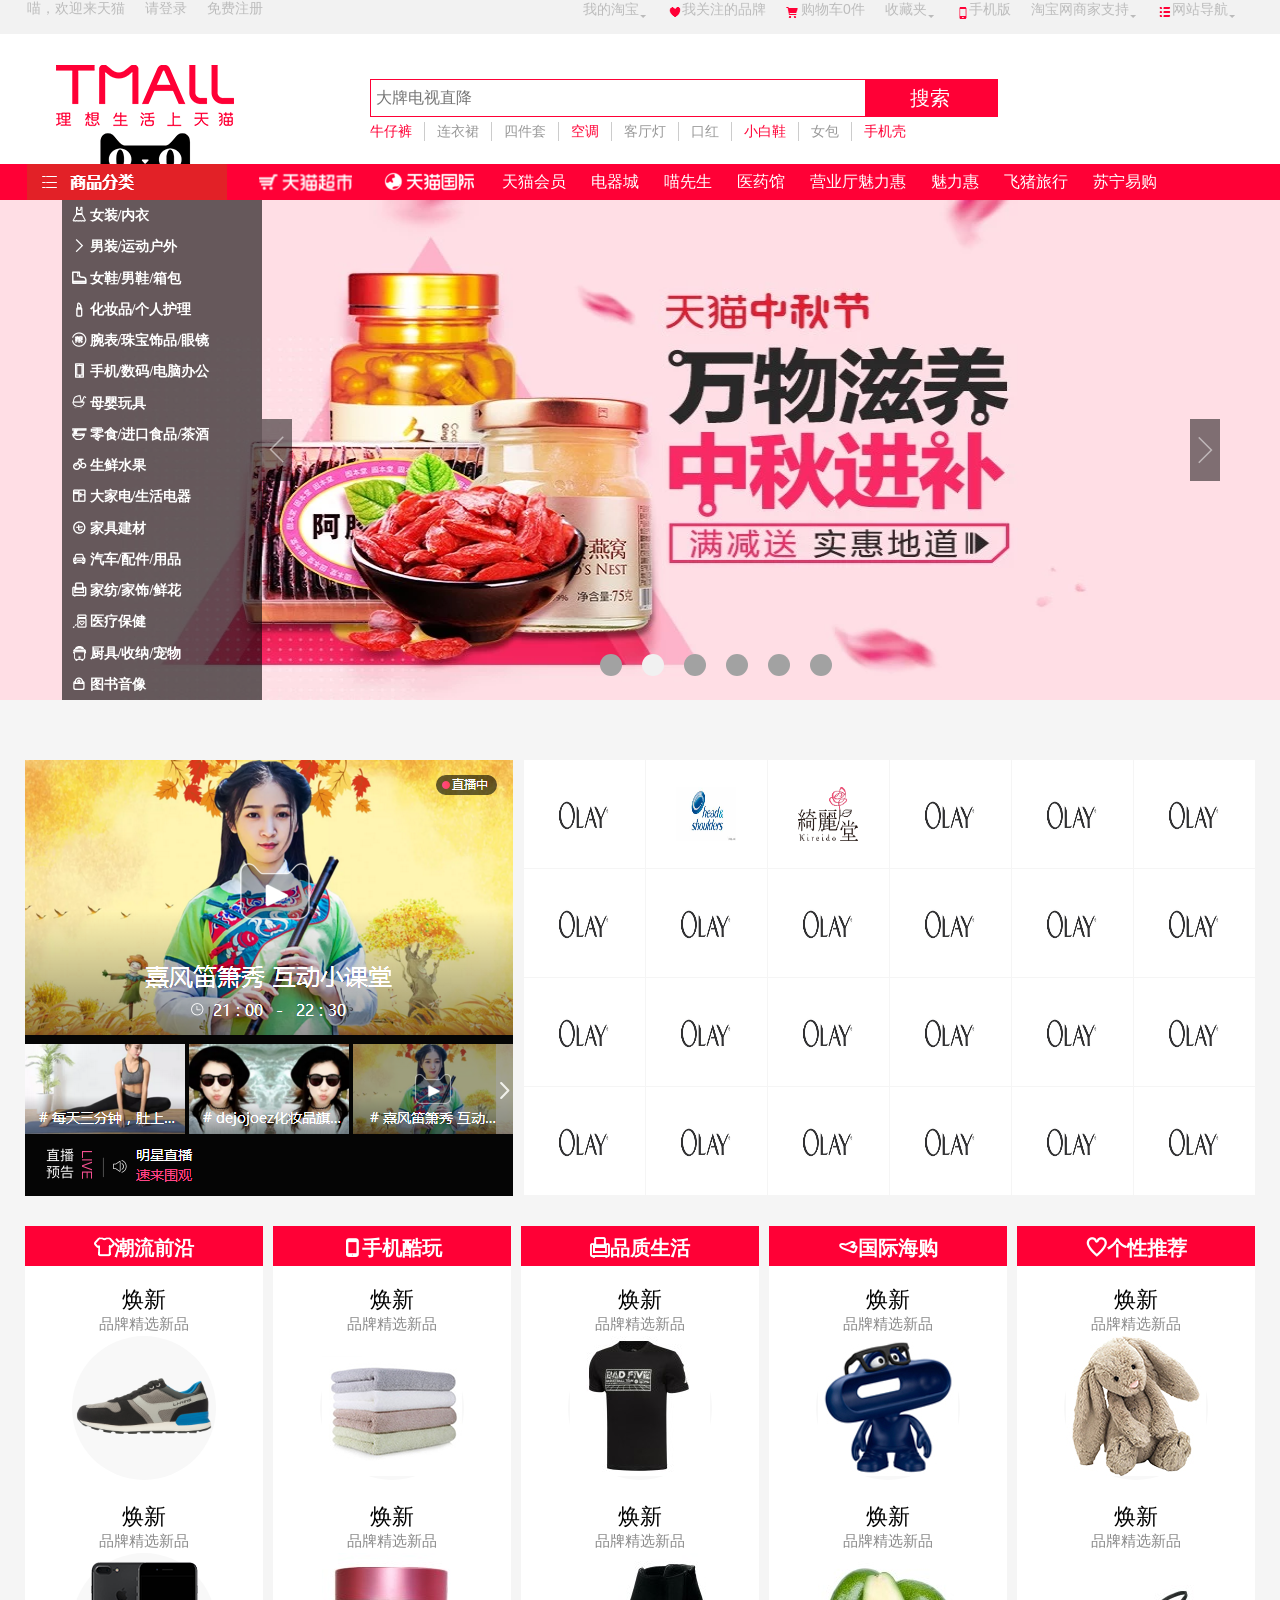
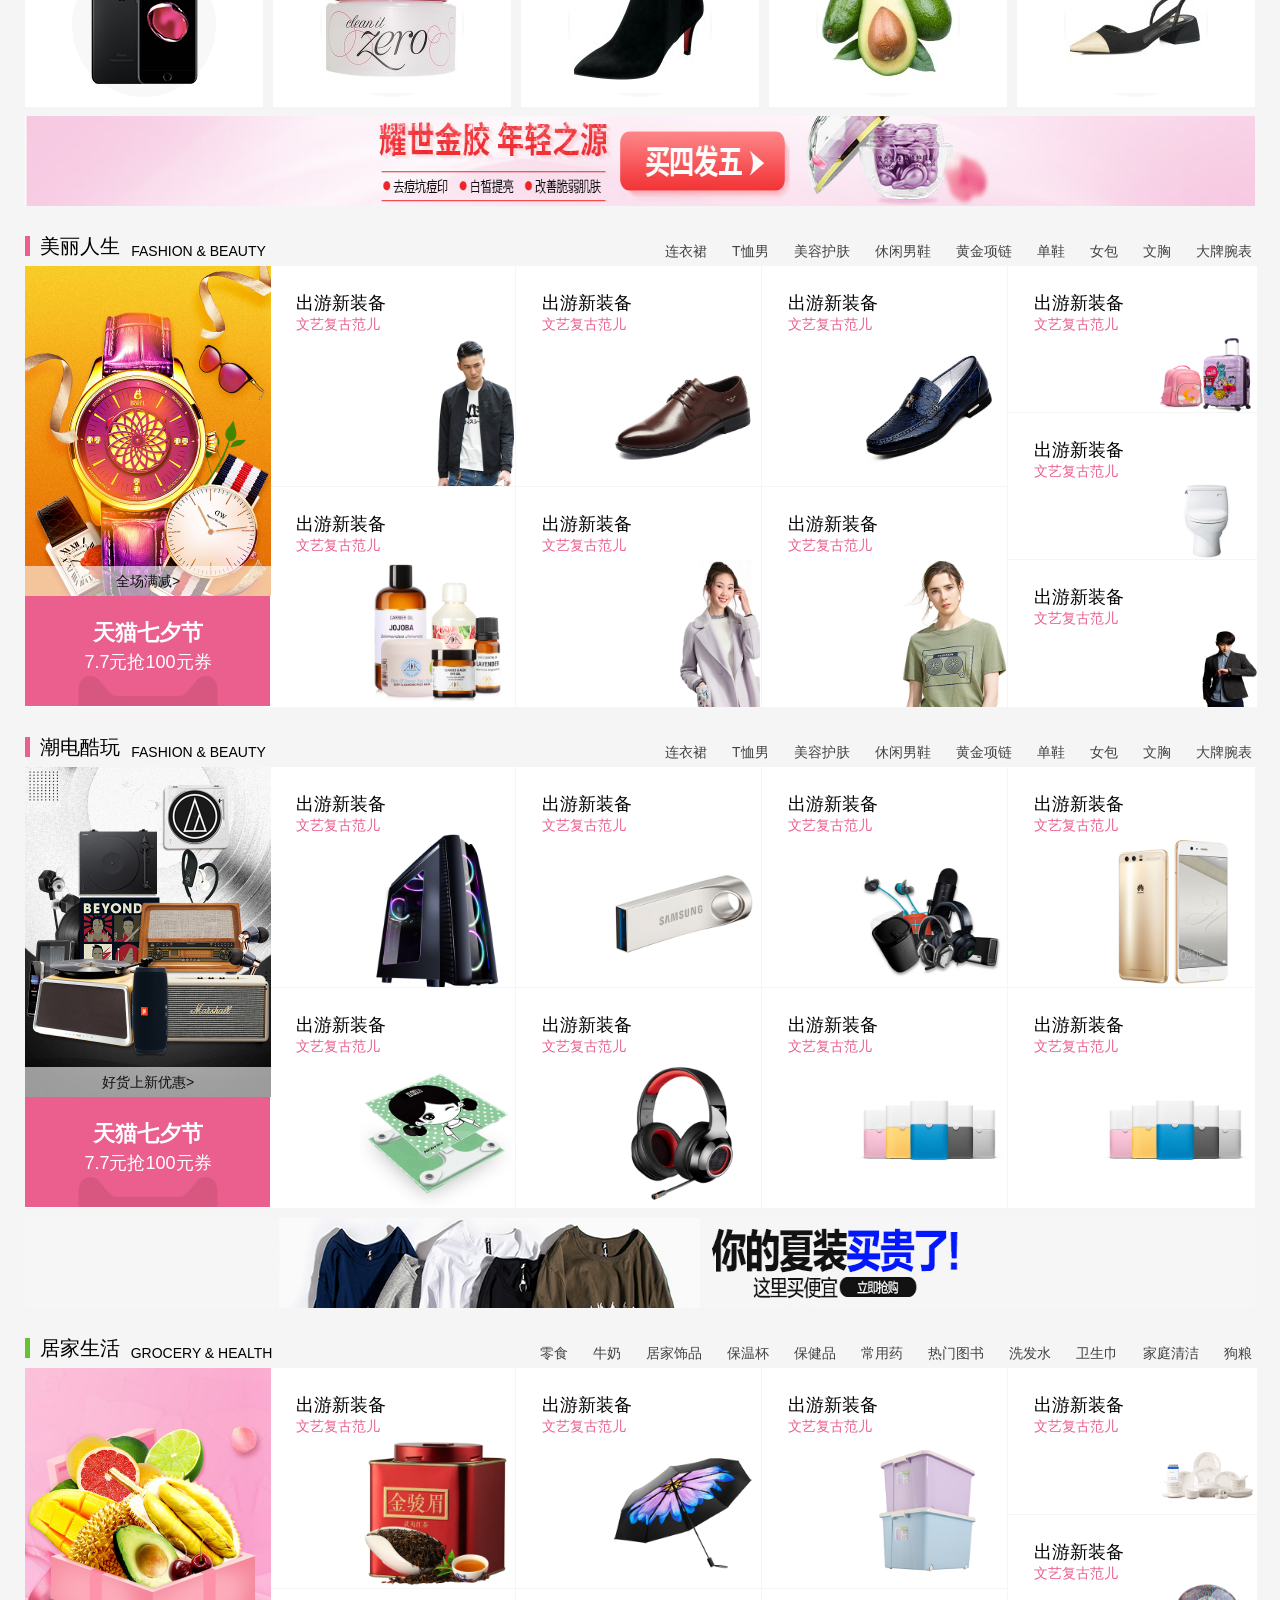
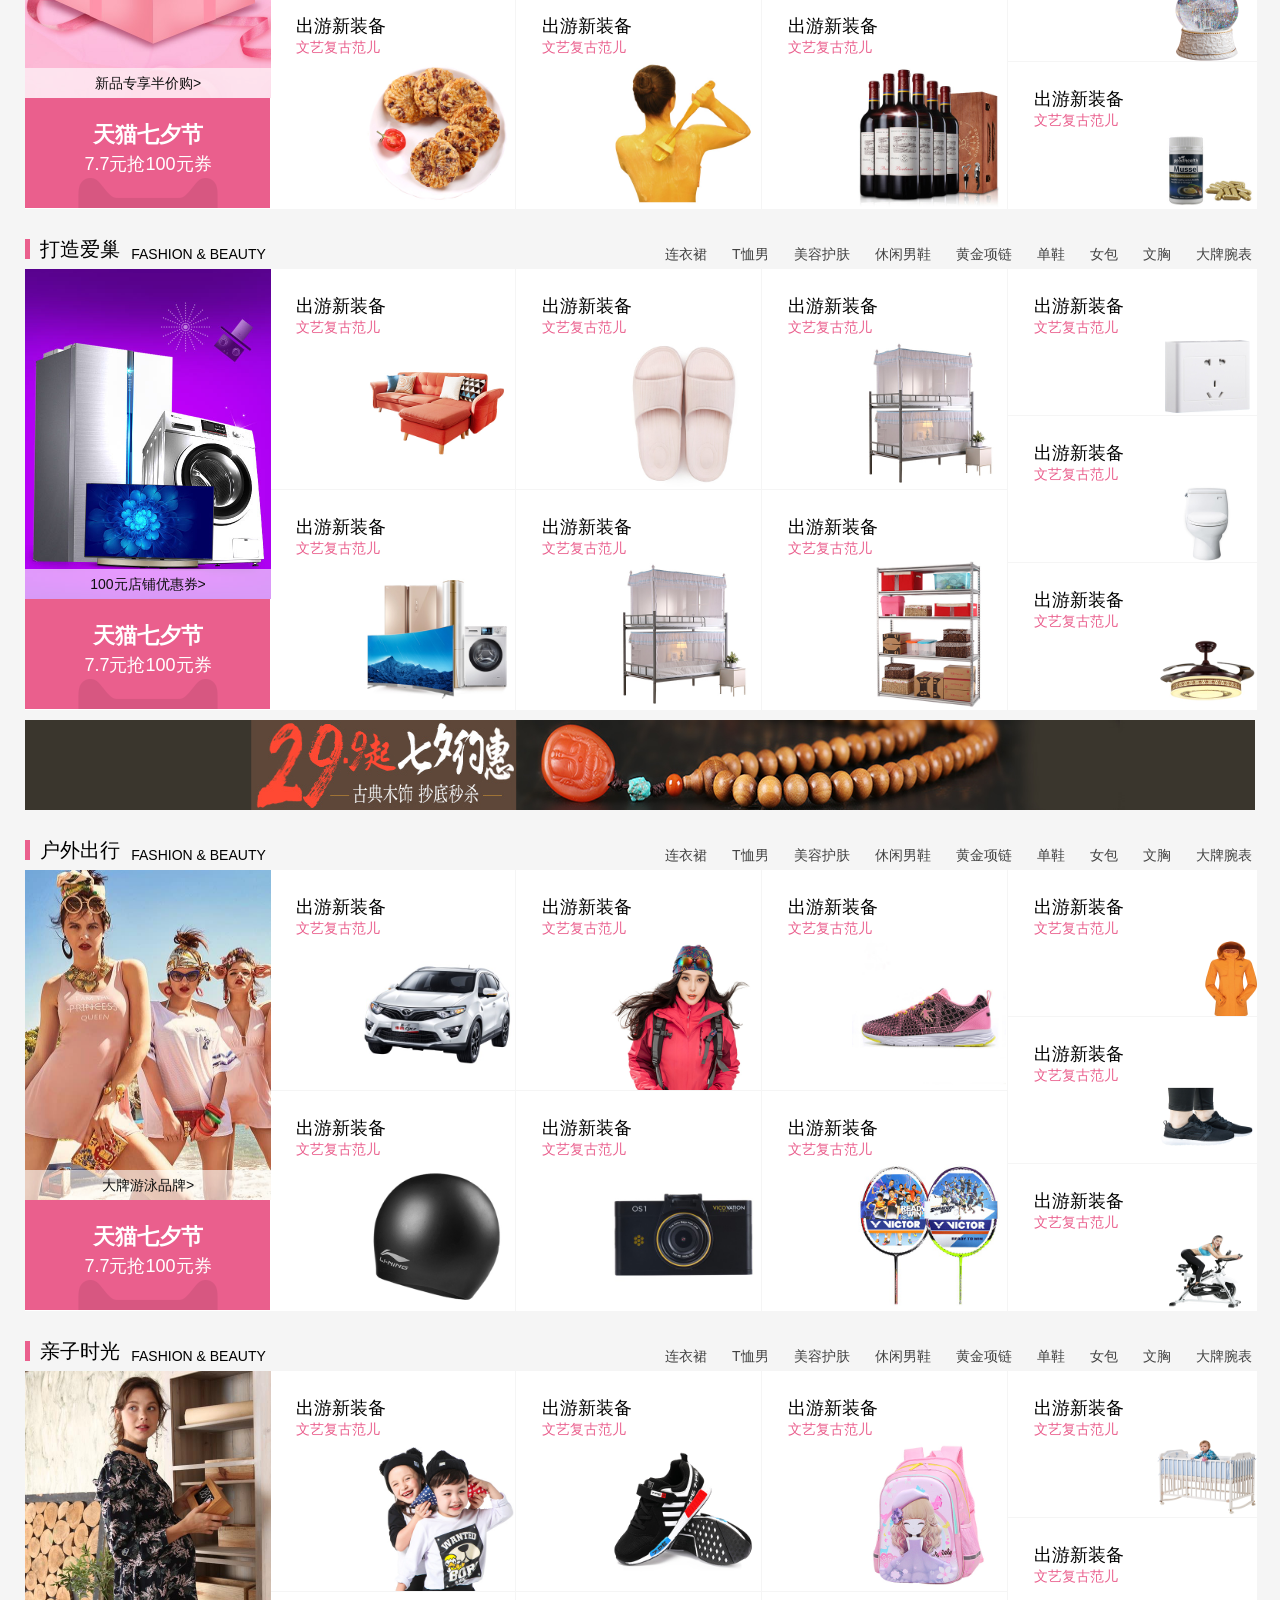
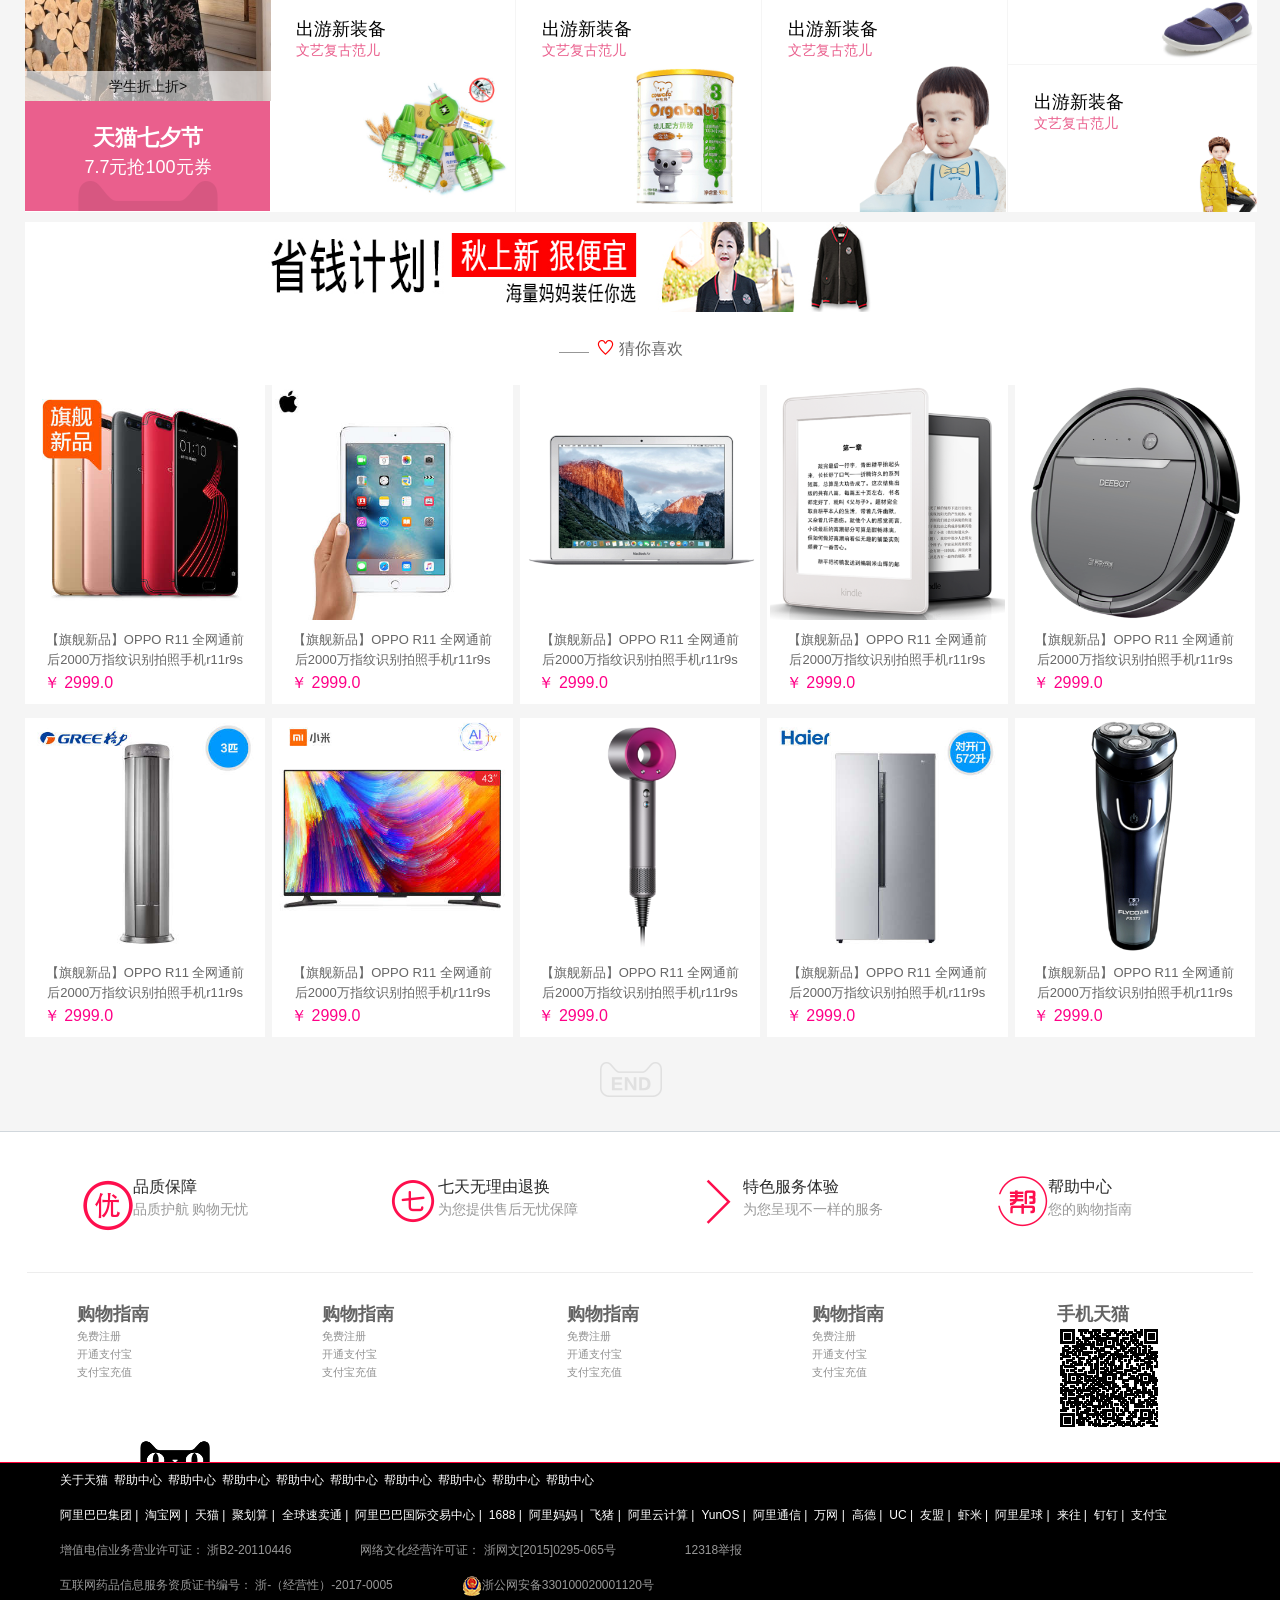
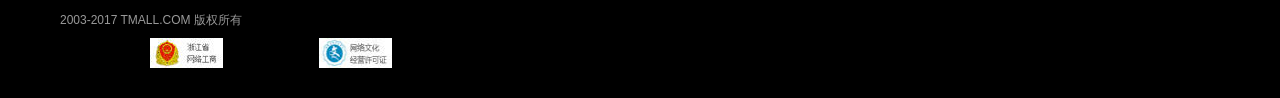
<file: 天猫商城/index.html>
<!DOCTYPE html>
<html lang="en">
<head>
	<meta charset="UTF-8">
	<link rel="stylesheet" type="text/css" href="css/index.css">
	<link rel="stylesheet" href="css/iconfont/iconfont.css">
	<link rel="stylesheet" href="css/iconfont2/iconfont.css">
	<title>天猫</title>
	<link rel="stortcut icon" href="img/tianmao.png">
	<link rel="stylesheet" href="css/iconfont1/iconfont.css">
</head>
<body>
<!-- 头部 -->
	<header>
		<main>
			<p>喵，欢迎来天猫</p>
			<a href="" class="denglu">请登录</a>
			<a href="" class="zhuce">免费注册</a>
			<ul class="right">
				<li>
				<a href="">我的淘宝</a>
					<img src="img/5.png" class="img1">
				</li>
				<li>
					<img src="img/1.png">
					<a href="">我关注的品牌</a>
				</li>
				<li>
					<img src="img/2.png">
					<a href="">购物车0件</a>
				</li>
				<li>
					<a href="">收藏夹</a>
					<img src="img/5.png" class="img1">
				</li>
				<li>
					<img src="img/3.png">
					<a href="">手机版</a>
				</li>
				<li>
					<a href="">淘宝网商家支持</a>
					<img src="img/5.png" class="img1">
				</li>
				<li class="right1">
					<img src="img/4.png">
					<a href="">网站导航</a>
					<img src="img/5.png" class="img1">
				</li>
			</ul>
		</main>		
	</header>
<!-- 搜索 -->
	<section class="sou">
		<div class="tian">
			<a href="" class="tian1">
				<img src="img/1.gif">
			</a>
			<div class="sou1">
				<div class="sou2">
					<!-- <p>大屏电视直降</p> -->
					<input type="text" placeholder="大牌电视直降">
					<div class="sou3">
						<a href="">搜索</a>
					</div>
				</div>
			
				<ul class="sou4">
					<li><a href="" class="sou4-2">牛仔裤</a></li>
					<li><a href="">连衣裙</a></li>
					<li><a href="">四件套</a></li>
					<li><a href="" class="sou4-2">空调</a></li>
					<li><a href="">客厅灯</a></li>
					<li><a href="">口红</a></li>
					<li><a href=""class="sou4-2">小白鞋</a></li>
					<li><a href="">女包</a></li>
					<li class="sou4-1"><a href="" class="sou4-2">手机壳</a></li>
				</ul>
			</div>
		</div>
	</section>
<!-- nav -->
	<nav>
		<div class="nav">
			<img src="img/6.png">
			<ul class="nav1">
				<li class="nav1-1"><a href=""><img src="img/7.png"></a>
				  <div class="maodonghua donghua"></div>
				<!-- <div class="nav2"></div> -->
				</li>
				<li class="nav1-1"><a href=""><img src="img/8.png"></a>
				  <div class="maodonghua donghua"></div>
				</li>
				<li>
				  <a href="">天猫会员 </a>
				  <div class="maodonghua"></div>
				</li>
				<li><a href="">电器城</a><div class="maodonghua"></div></li>
				<li><a href="">喵先生</a><div class="maodonghua"></div></li>
				<li><a href="">医药馆</a><div class="maodonghua"></div></li>
				<li><a href="">营业厅魅力惠</a> <div class="maodonghua"></div></li>
				<li><a href="">魅力惠</a> <div class="maodonghua"></div></li>
				<li><a href="">飞猪旅行</a> <div class="maodonghua"></div></li>
				<li><a href="">苏宁易购</a> <div class="maodonghua"></div></li>
			</ul>
		</div>
	</nav>
<!-- banner图开始 -->
	<section class="ban">
		<div class="ban2">
		   <ul class="imglist">
		   <li>
		     <div class="banner-left1"></div>
		     <div class="banner-right1"></div>
		     <a href="javascript:void(0);">
		   	   <img src="img/bannertu.jpg" alt="">
		     </a>
		     
		   </li>
		   <li>
		     <div class="banner-left2"></div>
		     <div class="banner-right2"></div>
		     <a href="javascript:void(0);">
		       <img src="img/banner55.webp" alt="">
		     </a>
		   </li>
		   <li>
		     <div class="banner-left3"></div>
		     <div class="banner-right3"></div>
		     <a href="javascript:void(0);">
		       <img src="img/banner44.jpg" alt="">
		     </a>		  
		   </li>
		   <li>
		     <div class="banner-left4"></div>
		     <div class="banner-right4"></div>
		     <a href="javascript:void(0);">
		       <img src="img/banner33.webp" alt="">
		     </a>
		   </li>
		   <li>
		     <div class="banner-left5"></div>
		     <div class="banner-right5"></div>
		     <a href="javascript:void(0);">  
		       <img src="img/banner22.webp" alt="">
		     </a>
		   </li>
		   <li>
		     <div class="banner-left6"></div>
		     <div class="banner-right6"></div>
		     <a href="javascript:void(0);">
		       <img src="img/banner11.jpg" alt="">
		     </a>
		   </li>
		   <div class="banner1-left">
		   	  <i class="iconfont icon-zuoyoujiantou"></i>
		   </div>
		   <div class="banner1-right">
		   	  <i class="iconfont icon-zuoyoujiantou1"></i>
		   </div>
		   </ul>
			<!-- <img src="img/bannertu.jpg"> -->
		</div>
		<!-- <div class="ban1"></div>
		<div class="ban3"></div> -->
		<ul class="ban4">
		   <li>
		      <a href="" class="iconfont icon-nvzhuang" id="leiming"> 女装/内衣</a>
		      <ul class="item">000</ul>
		   </li>
		   <li>
		      <a href="" class="iconfont icon-nanzhuang" id="leiming2"> 男装/运动户外</a>
		      <ul class="item">000</ul>
		   </li>
		   <li>
		      <a href="" class="iconfont icon-nannvxie" id="leiming1"> 女鞋/男鞋/箱包</a>
		      <ul class="item">000</ul>
		   </li>
		   <li>
		      <a href="" class="iconfont icon-huazhuangpin" id="leiming"> 化妆品/个人护理</a>
		      <ul class="item">000</ul>
		   </li>
		   <li>
		      <a href="" class="iconfont icon-23234234234" id="leiming1"> 腕表/珠宝饰品/眼镜</a>
		      <ul class="item">000</ul>
		   </li>
		   <li>
		      <a href="" class="iconfont icon-shouji1" id="leiming1"> 手机/数码/电脑办公</a>
		      <ul class="item">000</ul>
		   </li>
		   <li>
		      <a href="" class="iconfont icon-muying" id="leiming2"> 母婴玩具</a>
		      <ul class="item">000</ul>
		   </li>
		   <li>
		      <a href="" class="iconfont icon-mian" id="leiming3"> 零食/进口食品/茶酒</a>
		      <ul class="item">000</ul>
		   </li>
		   <li>
		      <a href="" class="iconfont icon-yingtao" id="leiming1"> 生鲜水果</a>
		      <ul class="item">000</ul>
		   </li>
		   <li>
		      <a href="" class="iconfont icon-jiadian" id="leiming3"> 大家电/生活电器</a>
		      <ul class="item">000</ul>
		   </li>
		   <li>
		      <a href="" class="iconfont icon-jiajujiancai" id="leiming2"> 家具建材</a>
		   </li>
		   <li>
		      <a href="" class="iconfont icon-qiche" id="leiming1"> 汽车/配件/用品</a>
		      <ul class="item">000</ul>
		   </li>
		   <li>
		      <a href="" class="iconfont icon-jiafangjiashi" id="leiming3"> 家纺/家饰/鲜花</a>
		      <ul class="item">000</ul>
		   </li>
		   <li>
		      <a href="" class="iconfont icon-222222225" id="leiming2"> 医疗保健</a>
		      <ul class="item">000</ul>
		   </li>
		   <li>
		      <a href="" class="iconfont icon-chuju1" id="leiming3"> 厨具/收纳/宠物</a>
		      <ul class="item">000</ul>
		   </li>
		   <li>
		      <a href="" class="iconfont icon-tushuyinxiang" id="leiming"> 图书音像</a>
		      <ul class="item">000</ul>
		   </li>			
		</ul>
		<ul class="ban5">
			<li></li>
			<li></li>
			<li></li>
			<li class="ban5-1"></li>
			<li></li>
			<li></li>
		</ul>
	</section>
	<!-- banner图结束 -->
<!-- 直播开始 -->
	<section class="bo">
		<div class="bo1">
			<div class="bo2">
				<img src="img/10.png">
			</div>
			<!-- 右边品牌logo开始 -->
			<ul class="logobox">
				<li>
					<img src="img/olay.jpg" alt="" class="logo">
					<div class="zhezhao">
						<div class="top-jiage">
							<a href=""></a>
						</div>
						<div class="center-jiage">
							<span>关注人数20.4万</span>
						</div>
						<div class="bottom-jiage">
							<a href="" class="dianjijinru">点击进入</a>
						</div>
					</div>
				</li>
				<li>
					<img src="img/logo2-3.jpg" alt="" class="logo">
					<div class="zhezhao">
						<div class="top-jiage">
							<a href=""></a>
						</div>
						<div class="center-jiage">
							<span>关注人数20.4万</span>
						</div>
						<div class="bottom-jiage">
							<a href="" class="dianjijinru">点击进入</a>
						</div>
					</div>
				</li>
				<li>
					<img src="img/logo3.jpg" alt="" class="logo">
					<div class="zhezhao">
						<div class="top-jiage">
							<a href=""></a>
						</div>
						<div class="center-jiage">
							<span>关注人数20.4万</span>
						</div>
						<div class="bottom-jiage">
							<a href="" class="dianjijinru">点击进入</a>
						</div>
					</div>
				</li>
				<li>
					<img src="img/olay.jpg" alt="" class="logo">
					<div class="zhezhao">
						<div class="top-jiage">
							<a href=""></a>
						</div>
						<div class="center-jiage">
							<span>关注人数20.4万</span>
						</div>
						<div class="bottom-jiage">
							<a href="" class="dianjijinru">点击进入</a>
						</div>
					</div>
				</li>
				<li>
					<img src="img/olay.jpg" alt="" class="logo">
					<div class="zhezhao">
						<div class="top-jiage">
							<a href=""></a>
						</div>
						<div class="center-jiage">
							<span>关注人数20.4万</span>
						</div>
						<div class="bottom-jiage">
							<a href="" class="dianjijinru">点击进入</a>
						</div>
					</div>
				</li>
				<li>
					<img src="img/olay.jpg" alt="" class="logo">
					<div class="zhezhao">
						<div class="top-jiage">
							<a href=""></a>
						</div>
						<div class="center-jiage">
							<span>关注人数20.4万</span>
						</div>
						<div class="bottom-jiage">
							<a href="" class="dianjijinru">点击进入</a>
						</div>
					</div>
				</li>
				<li>
					<img src="img/olay.jpg" alt="" class="logo">
					<div class="zhezhao">
						<div class="top-jiage">
							<a href=""></a>
						</div>
						<div class="center-jiage">
							<span>关注人数20.4万</span>
						</div>
						<div class="bottom-jiage">
							<a href="" class="dianjijinru">点击进入</a>
						</div>
					</div>
				</li>
				<li>
					<img src="img/olay.jpg" alt="" class="logo">
					<div class="zhezhao">
						<div class="top-jiage">
							<a href=""></a>
						</div>
						<div class="center-jiage">
							<span>关注人数20.4万</span>
						</div>
						<div class="bottom-jiage">
							<a href="" class="dianjijinru">点击进入</a>
						</div>
					</div>
				</li>
				<li>
					<img src="img/olay.jpg" alt="" class="logo">
					<div class="zhezhao">
						<div class="top-jiage">
							<a href=""></a>
						</div>
						<div class="center-jiage">
							<span>关注人数20.4万</span>
						</div>
						<div class="bottom-jiage">
							<a href="" class="dianjijinru">点击进入</a>
						</div>
					</div>
				</li>
				<li>
					<img src="img/olay.jpg" alt="" class="logo">
					<div class="zhezhao">
						<div class="top-jiage">
							<a href=""></a>
						</div>
						<div class="center-jiage">
							<span>关注人数20.4万</span>
						</div>
						<div class="bottom-jiage">
							<a href="" class="dianjijinru">点击进入</a>
						</div>
					</div>
				</li>
				<li>
					<img src="img/olay.jpg" alt="" class="logo">
					<div class="zhezhao">
						<div class="top-jiage">
							<a href=""></a>
						</div>
						<div class="center-jiage">
							<span>关注人数20.4万</span>
						</div>
						<div class="bottom-jiage">
							<a href="" class="dianjijinru">点击进入</a>
						</div>
					</div>
				</li>
				<li>
					<img src="img/olay.jpg" alt="" class="logo">
					<div class="zhezhao">
						<div class="top-jiage">
							<a href=""></a>
						</div>
						<div class="center-jiage">
							<span>关注人数20.4万</span>
						</div>
						<div class="bottom-jiage">
							<a href="" class="dianjijinru">点击进入</a>
						</div>
					</div>
				</li>
				<li>
					<img src="img/olay.jpg" alt="" class="logo">
					<div class="zhezhao">
						<div class="top-jiage">
							<a href=""></a>
						</div>
						<div class="center-jiage">
							<span>关注人数20.4万</span>
						</div>
						<div class="bottom-jiage">
							<a href="" class="dianjijinru">点击进入</a>
						</div>
					</div>
				</li>
				<li>
					<img src="img/olay.jpg" alt="" class="logo">
					<div class="zhezhao">
						<div class="top-jiage">
							<a href=""></a>
						</div>
						<div class="center-jiage">
							<span>关注人数20.4万</span>
						</div>
						<div class="bottom-jiage">
							<a href="" class="dianjijinru">点击进入</a>
						</div>
					</div>
				</li>
				<li>
					<img src="img/olay.jpg" alt="" class="logo">
					<div class="zhezhao">
						<div class="top-jiage">
							<a href=""></a>
						</div>
						<div class="center-jiage">
							<span>关注人数20.4万</span>
						</div>
						<div class="bottom-jiage">
							<a href="" class="dianjijinru">点击进入</a>
						</div>
					</div>
				</li>
				<li>
					<img src="img/olay.jpg" alt="" class="logo">
					<div class="zhezhao">
						<div class="top-jiage">
							<a href=""></a>
						</div>
						<div class="center-jiage">
							<span>关注人数20.4万</span>
						</div>
						<div class="bottom-jiage">
							<a href="" class="dianjijinru">点击进入</a>
						</div>
					</div>
				</li>
				<li>
					<img src="img/olay.jpg" alt="" class="logo">
					<div class="zhezhao">
						<div class="top-jiage">
							<a href=""></a>
						</div>
						<div class="center-jiage">
							<span>关注人数20.4万</span>
						</div>
						<div class="bottom-jiage">
							<a href="" class="dianjijinru">点击进入</a>
						</div>
					</div>
				</li>
				<li>
					<img src="img/olay.jpg" alt="" class="logo">
					<div class="zhezhao">
						<div class="top-jiage">
							<a href=""></a>
						</div>
						<div class="center-jiage">
							<span>关注人数20.4万</span>
						</div>
						<div class="bottom-jiage">
							<a href="" class="dianjijinru">点击进入</a>
						</div>
					</div>
				</li>
				<li>
					<img src="img/olay.jpg" alt="" class="logo">
					<div class="zhezhao">
						<div class="top-jiage">
							<a href=""></a>
						</div>
						<div class="center-jiage">
							<span>关注人数20.4万</span>
						</div>
						<div class="bottom-jiage">
							<a href="" class="dianjijinru">点击进入</a>
						</div>
					</div>
				</li>
				<li>
					<img src="img/olay.jpg" alt="" class="logo">
					<div class="zhezhao">
						<div class="top-jiage">
							<a href=""></a>
						</div>
						<div class="center-jiage">
							<span>关注人数20.4万</span>
						</div>
						<div class="bottom-jiage">
							<a href="" class="dianjijinru">点击进入</a>
						</div>
					</div>
				</li>
				<li>
					<img src="img/olay.jpg" alt="" class="logo">
					<div class="zhezhao">
						<div class="top-jiage">
							<a href=""></a>
						</div>
						<div class="center-jiage">
							<span>关注人数20.4万</span>
						</div>
						<div class="bottom-jiage">
							<a href="" class="dianjijinru">点击进入</a>
						</div>
					</div>
				</li>
				<li>
					<img src="img/olay.jpg" alt="" class="logo">
					<div class="zhezhao">
						<div class="top-jiage">
							<a href=""></a>
						</div>
						<div class="center-jiage">
							<span>关注人数20.4万</span>
						</div>
						<div class="bottom-jiage">
							<a href="" class="dianjijinru">点击进入</a>
						</div>
					</div>
				</li>
				<li>
					<img src="img/olay.jpg" alt="" class="logo">
					<div class="zhezhao">
						<div class="top-jiage">
							<a href=""></a>
						</div>
						<div class="center-jiage">
							<span>关注人数20.4万</span>
						</div>
						<div class="bottom-jiage">
							<a href="" class="dianjijinru">点击进入</a>
						</div>
					</div>
				</li>
				<li>
					<img src="img/olay.jpg" alt="" class="logo">
					<div class="zhezhao">
						<div class="top-jiage">
							<a href=""></a>
						</div>
						<div class="center-jiage">
							<span>关注人数20.4万</span>
						</div>
						<div class="bottom-jiage">
							<a href="" class="dianjijinru">点击进入</a>
						</div>
					</div>
				</li>
			</ul>
			<!-- 右边品牌logo结束 -->
		</div>
	</section>
<!-- 直播结束 -->
    <!-- 潮流前沿开始 -->
   <div class="beijin">
   <div class="jianxi1"></div>
    <section class="chaoliu">

    	<ul class="chaoliu-box">
    		<li>
    			<div class="top">
    				<div class="kuang">
    					<a href="" class="iconfont icon-nanzhuangnvzhuang">潮流前沿</a>
    				</div>
    			</div>
    			<div class="center">
    				<div class="neikuan10">
    					<div class="bigwenzi">
    						<a href="" class="biaotiwenzi">焕新</a>
    					</div>
    					<div class="smallwenzi">
    						<a href="" class="biaotiwenzixiao">品牌精选新品</a>
    					</div>
    					<div class="img-box">
    						<a href=""><img src="img/chaoliu1.png" alt="" class="img-tu"></a>
    					</div>
    				</div>
    			</div>
    			<div class="bottom">
    				<div class="neikuan11">
    				    <div class="bigwenzi1">
    						<a href="" class="biaotiwenzi1">焕新</a>
    					</div>
    					<div class="smallwenzi">
    						<a href="" class="biaotiwenzixiao">品牌精选新品</a>
    					</div>
    					<div class="img-box">
    						<a href=""><img src="img/chaoliu2.png" alt="" class="img-tu"></a>
    					</div>
    					
    				</div>
    			</div>
    		</li>
    		<li>
    			<div class="top">
    				<div class="kuang">
    					<a href="" class="iconfont icon-shouji">手机酷玩</a>
    				</div>
    			</div>
    			<div class="center">
    				<div class="neikuan10">
    					<div class="bigwenzi">
    						<a href="" class="biaotiwenzi">焕新</a>
    					</div>
    					<div class="smallwenzi">
    						<a href="" class="biaotiwenzixiao">品牌精选新品</a>
    					</div>
    					<div class="img-box">
    						<a href=""><img src="img/chaoliu3.jpg" alt="" class="img-tu"></a>
    					</div>
    				</div>
    			</div>
    			<div class="bottom">
    				<div class="neikuan11">
    				    <div class="bigwenzi1">
    						<a href="" class="biaotiwenzi1">焕新</a>
    					</div>
    					<div class="smallwenzi">
    						<a href="" class="biaotiwenzixiao">品牌精选新品</a>
    					</div>
    					<div class="img-box">
    						<a href=""><img src="img/chaoliu4.jpg" alt="" class="img-tu"></a>
    					</div>
    					
    				</div>
    			</div>
    		</li>
    		<li>
    			<div class="top">
    				<div class="kuang">
    					<a href="" class="iconfont icon-jiafangjiashi">品质生活</a>
    				</div>
    			</div>
    			<div class="center">
    				<div class="neikuan10">
    					<div class="bigwenzi">
    						<a href="" class="biaotiwenzi">焕新</a>
    					</div>
    					<div class="smallwenzi">
    						<a href="" class="biaotiwenzixiao">品牌精选新品</a>
    					</div>
    					<div class="img-box">
    						<a href=""><img src="img/chaoliu5.jpg" alt="" class="img-tu"></a>
    					</div>
    				</div>
    			</div>
    			<div class="bottom">
    				<div class="neikuan11">
    				    <div class="bigwenzi1">
    						<a href="" class="biaotiwenzi1">焕新</a>
    					</div>
    					<div class="smallwenzi">
    						<a href="" class="biaotiwenzixiao">品牌精选新品</a>
    					</div>
    					<div class="img-box">
    						<a href=""><img src="img/chaoliu6.jpg" alt="" class="img-tu"></a>
    					</div>
    					
    				</div>
    			</div>
    		</li>
    		<li>
    			<div class="top">
    				<div class="kuang">
    					<a href="" class="iconfont icon-feiji">国际海购</a>
    				</div>
    			</div>
    			<div class="center">
    				<div class="neikuan10">
    					<div class="bigwenzi">
    						<a href="" class="biaotiwenzi">焕新</a>
    					</div>
    					<div class="smallwenzi">
    						<a href="" class="biaotiwenzixiao">品牌精选新品</a>
    					</div>
    					<div class="img-box">
    						<a href=""><img src="img/chaoliu7.jpg" alt="" class="img-tu"></a>
    					</div>
    				</div>
    			</div>
    			<div class="bottom">
    				<div class="neikuan11">
    				    <div class="bigwenzi1">
    						<a href="" class="biaotiwenzi1">焕新</a>
    					</div>
    					<div class="smallwenzi">
    						<a href="" class="biaotiwenzixiao">品牌精选新品</a>
    					</div>
    					<div class="img-box">
    						<a href=""><img src="img/chaoliu8.jpg" alt="" class="img-tu"></a>
    					</div>
    					
    				</div>
    			</div>
    		</li>
    		<li>
    			<div class="top">
    				<div class="kuang">
    					<a href="" class="iconfont icon-xinxing-xiankuang">个性推荐</a>
    				</div>
    			</div>
    			<div class="center">
    				<div class="neikuan10">
    					<div class="bigwenzi">
    						<a href="" class="biaotiwenzi">焕新</a>
    					</div>
    					<div class="smallwenzi">
    						<a href="" class="biaotiwenzixiao">品牌精选新品</a>
    					</div>
    					<div class="img-box">
    						<a href=""><img src="img/chaoliu9.jpg" alt="" class="img-tu"></a>
    					</div>
    				</div>
    			</div>
    			<div class="bottom">
    				<div class="neikuan11">
    				    <div class="bigwenzi1">
    						<a href="" class="biaotiwenzi1">焕新</a>
    					</div>
    					<div class="smallwenzi">
    						<a href="" class="biaotiwenzixiao">品牌精选新品</a>
    					</div>
    					<div class="img-box">
    						<a href=""><img src="img/chaoliu10.jpg" alt="" class="img-tu"></a>
    					</div>
    					
    				</div>
    			</div>
    		</li>
    	</ul>
    </section>
    <!-- 潮流前沿结束 -->
    <!-- 广告开始 -->
    <div class="guanggao">
    	<a href="">
    		<img src="img/meilirenshengshangtu.jpg" alt="" class="guanggao1">
    	</a>
    </div>
    <!-- 广告结束 -->
    <!-- 美丽人生开始 -->
    <div class="meilirensheng">
    	<div class="meilirenshengwenzi">
    	   <div class="meiliwenzi-left"></div>
    	   <div class="meiliwenzi-center">
    	   	  <span>美丽人生</span>
    	   </div>
    	   <div class="meilirensheng-center1">
    	   	  <span>FASHION & BEAUTY</span>
    	   </div>
    	   <ul class="meiliwenzi-right">
    	   	  <li><a href="" id="xiahuaxian">连衣裙</a></li>
    	   	  <li><a href="" id="xiahuaxian">T恤男</a></li>
    	   	  <li><a href="" id="xiahuaxian">美容护肤</a></li>
    	   	  <li><a href="" id="xiahuaxian">休闲男鞋</a></li>
    	   	  <li><a href="" id="xiahuaxian">黄金项链</a></li>
    	   	  <li><a href="" id="xiahuaxian">单鞋</a></li>
    	   	  <li><a href="" id="xiahuaxian">女包</a></li>
    	   	  <li><a href="" id="xiahuaxian">文胸</a></li>
    	   	  <li><a href="" id="xiahuaxian">大牌腕表</a></li>
    	   	  
    	   </ul>		

    	</div>
    		<ul class="zhuti-box">
    			<li>
    			    <div class="zhuti-lefttu">
    			    	<a href="">
    			    		<img src="img/meili1.jpg" alt="" class="zhuti-lefttupian">
    			    	</a>
    			    	<div class="zhezhao2">
    			    	</div>
    			    	<div class="zhezhao3">
    			    		<a href="">全场满减></a>
    			    	</div>
    			    </div>
    			   <!--  <div class="zhezhao2"></div> -->
    			    <div class="zhutixia">
    			    	<div class="dazi">
    			    		<a href="" class="cuti">天猫七夕节</a>
    			    	</div>
    			    	<div class="xiaozi">
    			    		<a href="" class="xiti">7.7元抢100元券</a>
    			    	</div>
    			    	<div class="maotou01">
    			    		<img src="img/maotou01.png" alt="" class="maotou02">
    			    	</div>
    			    </div>
    			</li>
    			<li>
    				<div class="zhuti-top">
    					<div class="zhutidazi">
    						<a href="" class="chuyou">出游新装备</a>
    					</div>
    					<div class="zhutixiaozi">
    					     <a href="" class="fengzi">文艺复古范儿</a>
    					</div>
    					<div class="tupianhezi">
    						<a href="">
    							<img src="img/meili2.jpg" alt="" class="zhutiphoto">
    						</a>
    					</div>
    				</div>
    				<div class="zhuti-bottom">
    					<div class="zhutidazi">
    						<a href="" class="chuyou">出游新装备</a>
    					</div>
    					<div class="zhutixiaozi">
    					     <a href="" class="fengzi">文艺复古范儿</a>
    					</div>
    					<div class="tupianhezi">
    						<a href="">
    							<img src="img/meili3-3.jpg" alt="" class="zhutiphoto">
    						</a>
    					</div>
    				</div>
    			</li>
    			<li>
    				<div class="zhuti-top">
    					<div class="zhutidazi">
    						<a href="" class="chuyou">出游新装备</a>
    					</div>
    					<div class="zhutixiaozi">
    					     <a href="" class="fengzi">文艺复古范儿</a>
    					</div>
    					<div class="tupianhezi">
    						<a href="">
    							<img src="img/meili4-4.jpg" alt="" class="zhutiphoto">
    						</a>
    					</div>
    				</div>
    				<div class="zhuti-bottom">
    					<div class="zhutidazi">
    						<a href="" class="chuyou">出游新装备</a>
    					</div>
    					<div class="zhutixiaozi">
    					     <a href="" class="fengzi">文艺复古范儿</a>
    					</div>
    					<div class="tupianhezi">
    						<a href="">
    							<img src="img/meili5-5.jpg" alt="" class="zhutiphoto">
    						</a>
    					</div>
    				</div>
    			</li>
    			<li><div class="zhuti-top">
    				<div class="zhutidazi">
    						<a href="" class="chuyou">出游新装备</a>
    					</div>
    					<div class="zhutixiaozi">
    					     <a href="" class="fengzi">文艺复古范儿</a>
    					</div>
    					<div class="tupianhezi">
    						<a href="">
    							<img src="img/meili6-6.jpg" alt="" class="zhutiphoto">
    						</a>
    					</div>
    			    </div>
    				<div class="zhuti-bottom">
    				    <div class="zhutidazi">
    						<a href="" class="chuyou">出游新装备</a>
    					</div>
    					<div class="zhutixiaozi">
    					     <a href="" class="fengzi">文艺复古范儿</a>
    					</div>
    					<div class="tupianhezi">
    						<a href="">
    							<img src="img/meili7.jpg" alt="" class="zhutiphoto">
    						</a>
    					</div>
    				</div>
    				</li>
    			<li>
    				<div class="right-top">
    					<div class="zhutidazi">
    						<a href="" class="chuyou">出游新装备</a>
    					</div>
    					<div class="zhutixiaozi">
    					     <a href="" class="fengzi">文艺复古范儿</a>
    					</div>
    					<div class="xiaotu">
    						<a href="">
    							<img src="img/meili6.jpg" alt="" class="xiaotu1">
    						</a>
    					</div>

    						
    				</div>
    			
    				<div class="right-top">
    					<div class="zhutidazi">
    						<a href="" class="chuyou">出游新装备</a>
    					</div>
    					<div class="zhutixiaozi">
    					     <a href="" class="fengzi">文艺复古范儿</a>
    					</div>
    					<div class="xiaotu">
    						<a href="">
    							<img src="img/aichao8.jpg" alt="" class="xiaotu1">
    						</a>
    					</div>
    				</div>
    				<div class="right-bottom">
    					<div class="zhutidazi">
    						<a href="" class="chuyou">出游新装备</a>
    					</div>
    					<div class="zhutixiaozi">
    					     <a href="" class="fengzi">文艺复古范儿</a>
    					</div>
    					<div class="xiaotu">
    						<a href="">
    							<img src="img/meili9.jpg" alt="" class="xiaotu1">
    						</a>
    					</div>
    				</div>
    			</li>
    		</ul>
    </div>

    <!-- 美丽人生结束 -->
    <!-- 潮电酷玩开始 -->
    <div class="meilirensheng">
    	<div class="meilirenshengwenzi">
    	   <div class="meiliwenzi-left"></div>
    	   <div class="meiliwenzi-center">
    	   	  <span>潮电酷玩</span>
    	   </div>
    	   <div class="meilirensheng-center1">
    	   	  <span>FASHION & BEAUTY</span>
    	   </div>
    	   <ul class="meiliwenzi-right">
    	   	  <li><a href="" id="xiahuaxian">连衣裙</a></li>
    	   	  <li><a href="" id="xiahuaxian">T恤男</a></li>
    	   	  <li><a href="" id="xiahuaxian">美容护肤</a></li>
    	   	  <li><a href="" id="xiahuaxian">休闲男鞋</a></li>
    	   	  <li><a href="" id="xiahuaxian">黄金项链</a></li>
    	   	  <li><a href="" id="xiahuaxian">单鞋</a></li>
    	   	  <li><a href="" id="xiahuaxian">女包</a></li>
    	   	  <li><a href="" id="xiahuaxian">文胸</a></li>
    	   	  <li><a href="" id="xiahuaxian">大牌腕表</a></li>
    	   	  
    	   </ul>		

    	</div>
    		<ul class="zhuti-box">
    			<li>
    			    <div class="zhuti-lefttu">
    			    	<a href="">
    			    		<img src="img/kuwanshu.jpg" alt="" class="zhuti-lefttupian">
    			    	</a>
    			    	<div class="zhezhao2">
    			    	</div>
    			    	<div class="zhezhao3">
    			    		<a href="">好货上新优惠></a>
    			    	</div>
    			    </div>
    			   <!--  <div class="zhezhao2"></div> -->
    			    <div class="zhutixia">
    			    	<div class="dazi">
    			    		<a href="" class="cuti">天猫七夕节</a>
    			    	</div>
    			    	<div class="xiaozi">
    			    		<a href="" class="xiti">7.7元抢100元券</a>
    			    	</div>
    			    	<div class="maotou01">
    			    	    <img src="img/maotou01.png" alt="" class="maotou02">
    			    		<!-- <a href=""><img src="img/9.png" alt="" class="maotoutupian"></a> -->
    			    	</div>
    			    </div>
    			</li>
    			<li>
    				<div class="zhuti-top">
    					<div class="zhutidazi">
    						<a href="" class="chuyou">出游新装备</a>
    					</div>
    					<div class="zhutixiaozi">
    					     <a href="" class="fengzi">文艺复古范儿</a>
    					</div>
    					<div class="tupianhezi">
    						<a href="">
    							<img src="img/kuwan1.jpg" alt="" class="zhutiphoto">
    						</a>
    					</div>
    				</div>
    				<div class="zhuti-bottom">
    					<div class="zhutidazi">
    						<a href="" class="chuyou">出游新装备</a>
    					</div>
    					<div class="zhutixiaozi">
    					     <a href="" class="fengzi">文艺复古范儿</a>
    					</div>
    					<div class="tupianhezi">
    						<a href="">
    							<img src="img/kuwan2.jpg" alt="" class="zhutiphoto">
    						</a>
    					</div>
    				</div>
    			</li>
    			<li>
    				<div class="zhuti-top">
    					<div class="zhutidazi">
    						<a href="" class="chuyou">出游新装备</a>
    					</div>
    					<div class="zhutixiaozi">
    					     <a href="" class="fengzi">文艺复古范儿</a>
    					</div>
    					<div class="tupianhezi">
    						<a href="">
    							<img src="img/kuwan3.jpg" alt="" class="zhutiphoto">
    						</a>
    					</div>
    				</div>
    				<div class="zhuti-bottom">
    					<div class="zhutidazi">
    						<a href="" class="chuyou">出游新装备</a>
    					</div>
    					<div class="zhutixiaozi">
    					     <a href="" class="fengzi">文艺复古范儿</a>
    					</div>
    					<div class="tupianhezi">
    						<a href="">
    							<img src="img/kuwan4.jpg" alt="" class="zhutiphoto">
    						</a>
    					</div>
    				</div>
    			</li>
    			<li>
    			  <div class="zhuti-top">
    				<div class="zhutidazi">
    						<a href="" class="chuyou">出游新装备</a>
    					</div>
    					<div class="zhutixiaozi">
    					     <a href="" class="fengzi">文艺复古范儿</a>
    					</div>
    					<div class="tupianhezi">
    						<a href="">
    							<img src="img/kuwan5.jpg" alt="" class="zhutiphoto">
    						</a>
    					</div>
    			    </div>
    				<div class="zhuti-bottom">
    				    <div class="zhutidazi">
    						<a href="" class="chuyou">出游新装备</a>
    					</div>
    					<div class="zhutixiaozi">
    					     <a href="" class="fengzi">文艺复古范儿</a>
    					</div>
    					<div class="tupianhezi">
    						<a href="">
    							<img src="img/kuwan6.jpg" alt="" class="zhutiphoto">
    						</a>
    					</div>
    				</div>
    				</li>
    			<li>
                    <div class="zhuti-top">
    				<div class="zhutidazi">
    						<a href="" class="chuyou">出游新装备</a>
    					</div>
    					<div class="zhutixiaozi">
    					     <a href="" class="fengzi">文艺复古范儿</a>
    					</div>
    					<div class="tupianhezi">
    						<a href="">
    							<img src="img/kuwan7.jpg" alt="" class="zhutiphoto">
    						</a>
    					</div>
    			    </div>
    				<div class="zhuti-bottom">
    				    <div class="zhutidazi">
    						<a href="" class="chuyou">出游新装备</a>
    					</div>
    					<div class="zhutixiaozi">
    					     <a href="" class="fengzi">文艺复古范儿</a>
    					</div>
    					<div class="tupianhezi">
    						<a href="">
    							<img src="img/kuwan6.jpg" alt="" class="zhutiphoto">
    						</a>
    					</div>
    				</div>
    				</li>
    			</li>
    		</ul>
    </div>
    <!-- 潮电酷玩结束 -->
    <!-- 居家广告开始 -->
    <div class="guanggao">
    	<a href="">
    		<img src="img/jujiashangguanggao.jpg" alt="" class="guanggao1">
    	</a>
    </div>
    <!-- 居家广告结束 -->
    <!-- 居家生活开始 -->
    <div class="meilirensheng">
    	<div class="meilirenshengwenzi">
    	   <div class="jiajuwenzi-left"></div>
    	   <div class="meiliwenzi-center">
    	   	  <span>居家生活</span>
    	   </div>
    	   <div class="jiajurensheng-center1">
    	   	  <span>GROCERY & HEALTH</span>
    	   </div>
    	   <ul class="jiajuwenzi-right">
    	   	  <li><a href="" id="xiahuaxian">零食</a></li>
    	   	  <li><a href="" id="xiahuaxian">牛奶</a></li>
    	   	  <li><a href="" id="xiahuaxian">居家饰品</a></li>
    	   	  <li><a href="" id="xiahuaxian">保温杯</a></li>
    	   	  <li><a href="" id="xiahuaxian">保健品</a></li>
    	   	  <li><a href="" id="xiahuaxian">常用药</a></li>
    	   	  <li><a href="" id="xiahuaxian">热门图书</a></li>
    	   	  <li><a href="" id="xiahuaxian">洗发水</a></li>
    	   	  <li><a href="" id="xiahuaxian">卫生巾</a></li>
    	   	  <li><a href="" id="xiahuaxian">家庭清洁</a></li>
    	   	  <li><a href="" id="xiahuaxian">狗粮</a></li>
    	   </ul>		

    	</div>
    		<ul class="zhuti-box">
    			<li>
    			    <div class="zhuti-lefttu">
    			    	<a href="">
    			    		<img src="img/jujia1.jpg" alt="" class="zhuti-lefttupian">
    			    	</a>
    			    	<div class="zhezhao2">
    			    	</div>
    			    	<div class="zhezhao3">
    			    		<a href="">新品专享半价购></a>
    			    	</div>
    			    </div>
    			   <!--  <div class="zhezhao2"></div> -->
    			    <div class="zhutixia">
    			    	<div class="dazi">
    			    		<a href="" class="cuti">天猫七夕节</a>
    			    	</div>
    			    	<div class="xiaozi">
    			    		<a href="" class="xiti">7.7元抢100元券</a>
    			    	</div>
    			    	<div class="maotou01">
    			    	    <img src="img/maotou01.png" alt="" class="maotou02">
    			    		<!-- <a href=""><img src="img/9.png" alt="" class="maotoutupian"></a> -->
    			    	</div>
    			    </div>
    			</li>
    			<li>
    				<div class="zhuti-top">
    					<div class="zhutidazi">
    						<a href="" class="chuyou">出游新装备</a>
    					</div>
    					<div class="zhutixiaozi">
    					     <a href="" class="fengzi">文艺复古范儿</a>
    					</div>
    					<div class="tupianhezi">
    						<a href="">
    							<img src="img/jujia2.jpg" alt="" class="zhutiphoto">
    						</a>
    					</div>
    				</div>
    				<div class="zhuti-bottom">
    					<div class="zhutidazi">
    						<a href="" class="chuyou">出游新装备</a>
    					</div>
    					<div class="zhutixiaozi">
    					     <a href="" class="fengzi">文艺复古范儿</a>
    					</div>
    					<div class="tupianhezi">
    						<a href="">
    							<img src="img/jujia3.jpg" alt="" class="zhutiphoto">
    						</a>
    					</div>
    				</div>
    			</li>
    			<li>
    				<div class="zhuti-top">
    					<div class="zhutidazi">
    						<a href="" class="chuyou">出游新装备</a>
    					</div>
    					<div class="zhutixiaozi">
    					     <a href="" class="fengzi">文艺复古范儿</a>
    					</div>
    					<div class="tupianhezi">
    						<a href="">
    							<img src="img/jujia4.jpg" alt="" class="zhutiphoto">
    						</a>
    					</div>
    				</div>
    				<div class="zhuti-bottom">
    					<div class="zhutidazi">
    						<a href="" class="chuyou">出游新装备</a>
    					</div>
    					<div class="zhutixiaozi">
    					     <a href="" class="fengzi">文艺复古范儿</a>
    					</div>
    					<div class="tupianhezi">
    						<a href="">
    							<img src="img/jujia5.jpg" alt="" class="zhutiphoto">
    						</a>
    					</div>
    				</div>
    			</li>
    			<li><div class="zhuti-top">
    				<div class="zhutidazi">
    						<a href="" class="chuyou">出游新装备</a>
    					</div>
    					<div class="zhutixiaozi">
    					     <a href="" class="fengzi">文艺复古范儿</a>
    					</div>
    					<div class="tupianhezi">
    						<a href="">
    							<img src="img/jujia6.jpg" alt="" class="zhutiphoto">
    						</a>
    					</div>
    			    </div>
    				<div class="zhuti-bottom">
    				    <div class="zhutidazi">
    						<a href="" class="chuyou">出游新装备</a>
    					</div>
    					<div class="zhutixiaozi">
    					     <a href="" class="fengzi">文艺复古范儿</a>
    					</div>
    					<div class="tupianhezi">
    						<a href="">
    							<img src="img/jujia7.jpg" alt="" class="zhutiphoto">
    						</a>
    					</div>
    				</div>
    				</li>
    			<li>
    				<div class="right-top">
    					<div class="zhutidazi">
    						<a href="" class="chuyou">出游新装备</a>
    					</div>
    					<div class="zhutixiaozi">
    					     <a href="" class="fengzi">文艺复古范儿</a>
    					</div>
    					<div class="xiaotu">
    						<a href="">
    							<img src="img/jujia8.jpg" alt="" class="xiaotu1">
    						</a>
    					</div>    						
    				</div>    			
    				<div class="right-top">
    					<div class="zhutidazi">
    						<a href="" class="chuyou">出游新装备</a>
    					</div>
    					<div class="zhutixiaozi">
    					     <a href="" class="fengzi">文艺复古范儿</a>
    					</div>
    					<div class="xiaotu">
    						<a href="">
    							<img src="img/jujia9.jpg" alt="" class="xiaotu1">
    						</a>
    					</div>
    				</div>
    				<div class="right-bottom">
    					<div class="zhutidazi">
    						<a href="" class="chuyou">出游新装备</a>
    					</div>
    					<div class="zhutixiaozi">
    					     <a href="" class="fengzi">文艺复古范儿</a>
    					</div>
    					<div class="xiaotu">
    						<a href="">
    							<img src="img/jujia10.jpg" alt="" class="xiaotu1">
    						</a>
    					</div>
    				</div>
    			</li>
    		</ul>
    </div>
    <!-- 居家生活结束 -->
    <!-- 打造爱巢开始 -->
    <div class="meilirensheng">
    	<div class="meilirenshengwenzi">
    	   <div class="meiliwenzi-left"></div>
    	   <div class="meiliwenzi-center">
    	   	  <span>打造爱巢</span>
    	   </div>
    	   <div class="meilirensheng-center1">
    	   	  <span>FASHION & BEAUTY</span>
    	   </div>
    	   <ul class="meiliwenzi-right">
    	   	  <li><a href="" id="xiahuaxian">连衣裙</a></li>
    	   	  <li><a href="" id="xiahuaxian">T恤男</a></li>
    	   	  <li><a href="" id="xiahuaxian">美容护肤</a></li>
    	   	  <li><a href="" id="xiahuaxian">休闲男鞋</a></li>
    	   	  <li><a href="" id="xiahuaxian">黄金项链</a></li>
    	   	  <li><a href="" id="xiahuaxian">单鞋</a></li>
    	   	  <li><a href="" id="xiahuaxian">女包</a></li>
    	   	  <li><a href="" id="xiahuaxian">文胸</a></li>
    	   	  <li><a href="" id="xiahuaxian">大牌腕表</a></li>
    	   	  
    	   </ul>		

    	</div>
    		<ul class="zhuti-box">
    			<li>
    			    <div class="zhuti-lefttu">
    			    	<a href="">
    			    		<img src="img/aichao1.jpg" alt="" class="zhuti-lefttupian">
    			    	</a>
    			    	<div class="zhezhao2">
    			    	</div>
    			    	<div class="zhezhao3">
    			    		<a href="">100元店铺优惠券></a>
    			    	</div>
    			    </div>
    			   <!--  <div class="zhezhao2"></div> -->
    			    <div class="zhutixia">
    			    	<div class="dazi">
    			    		<a href="" class="cuti">天猫七夕节</a>
    			    	</div>
    			    	<div class="xiaozi">
    			    		<a href="" class="xiti">7.7元抢100元券</a>
    			    	</div>
    			    	<div class="maotou01">
    			    	     <img src="img/maotou01.png" alt="" class="maotou02">
    			    		<!-- <a href=""><img src="img/9.png" alt="" class="maotoutupian"></a> -->
    			    	</div>
    			    </div>
    			</li>
    			<li>
    				<div class="zhuti-top">
    					<div class="zhutidazi">
    						<a href="" class="chuyou">出游新装备</a>
    					</div>
    					<div class="zhutixiaozi">
    					     <a href="" class="fengzi">文艺复古范儿</a>
    					</div>
    					<div class="tupianhezi">
    						<a href="">
    							<img src="img/aichhao2.jpg" alt="" class="zhutiphoto">
    						</a>
    					</div>
    				</div>
    				<div class="zhuti-bottom">
    					<div class="zhutidazi">
    						<a href="" class="chuyou">出游新装备</a>
    					</div>
    					<div class="zhutixiaozi">
    					     <a href="" class="fengzi">文艺复古范儿</a>
    					</div>
    					<div class="tupianhezi">
    						<a href="">
    							<img src="img/aichao3.jpg" alt="" class="zhutiphoto">
    						</a>
    					</div>
    				</div>
    			</li>
    			<li>
    				<div class="zhuti-top">
    					<div class="zhutidazi">
    						<a href="" class="chuyou">出游新装备</a>
    					</div>
    					<div class="zhutixiaozi">
    					     <a href="" class="fengzi">文艺复古范儿</a>
    					</div>
    					<div class="tupianhezi">
    						<a href="">
    							<img src="img/aichao4.jpg" alt="" class="zhutiphoto">
    						</a>
    					</div>
    				</div>
    				<div class="zhuti-bottom">
    					<div class="zhutidazi">
    						<a href="" class="chuyou">出游新装备</a>
    					</div>
    					<div class="zhutixiaozi">
    					     <a href="" class="fengzi">文艺复古范儿</a>
    					</div>
    					<div class="tupianhezi">
    						<a href="">
    							<img src="img/aichao5.jpg" alt="" class="zhutiphoto">
    						</a>
    					</div>
    				</div>
    			</li>
    			<li><div class="zhuti-top">
    				<div class="zhutidazi">
    						<a href="" class="chuyou">出游新装备</a>
    					</div>
    					<div class="zhutixiaozi">
    					     <a href="" class="fengzi">文艺复古范儿</a>
    					</div>
    					<div class="tupianhezi">
    						<a href="">
    							<img src="img/aichao5.jpg" alt="" class="zhutiphoto">
    						</a>
    					</div>
    			    </div>
    				<div class="zhuti-bottom">
    				    <div class="zhutidazi">
    						<a href="" class="chuyou">出游新装备</a>
    					</div>
    					<div class="zhutixiaozi">
    					     <a href="" class="fengzi">文艺复古范儿</a>
    					</div>
    					<div class="tupianhezi">
    						<a href="">
    							<img src="img/aichao6.jpg" alt="" class="zhutiphoto">
    						</a>
    					</div>
    				</div>
    				</li>
    			<li>
    				<div class="right-top">
    					<div class="zhutidazi">
    						<a href="" class="chuyou">出游新装备</a>
    					</div>
    					<div class="zhutixiaozi">
    					     <a href="" class="fengzi">文艺复古范儿</a>
    					</div>
    					<div class="xiaotu">
    						<a href="">
    							<img src="img/aichao7.jpg" alt="" class="xiaotu1">
    						</a>
    					</div>

    						
    				</div>
    			
    				<div class="right-top">
    					<div class="zhutidazi">
    						<a href="" class="chuyou">出游新装备</a>
    					</div>
    					<div class="zhutixiaozi">
    					     <a href="" class="fengzi">文艺复古范儿</a>
    					</div>
    					<div class="xiaotu">
    						<a href="">
    							<img src="img/aichao8.jpg" alt="" class="xiaotu1">
    						</a>
    					</div>
    				</div>
    				<div class="right-bottom">
    					<div class="zhutidazi">
    						<a href="" class="chuyou">出游新装备</a>
    					</div>
    					<div class="zhutixiaozi">
    					     <a href="" class="fengzi">文艺复古范儿</a>
    					</div>
    					<div class="xiaotu">
    						<a href="">
    							<img src="img/aichao9.jpg" alt="" class="xiaotu1">
    						</a>
    					</div>
    				</div>
    			</li>
    		</ul>
    </div>
    <!-- 打造爱巢结束 -->
    <!-- 广告开始 -->
    <div class="guanggao">
    	<a href="">
    		<img src="img/huwaishangguanggao.jpg" alt="" class="guanggao1">
    	</a>
    </div>
    <!-- 广告结束 -->
    <!-- 户外出行开始 -->
     <div class="meilirensheng">
    	<div class="meilirenshengwenzi">
    	   <div class="meiliwenzi-left"></div>
    	   <div class="meiliwenzi-center">
    	   	  <span>户外出行</span>
    	   </div>
    	   <div class="meilirensheng-center1">
    	   	  <span>FASHION & BEAUTY</span>
    	   </div>
    	   <ul class="meiliwenzi-right">
    	   	  <li><a href="" id="xiahuaxian">连衣裙</a></li>
    	   	  <li><a href="" id="xiahuaxian">T恤男</a></li>
    	   	  <li><a href="" id="xiahuaxian">美容护肤</a></li>
    	   	  <li><a href="" id="xiahuaxian">休闲男鞋</a></li>
    	   	  <li><a href="" id="xiahuaxian">黄金项链</a></li>
    	   	  <li><a href="" id="xiahuaxian">单鞋</a></li>
    	   	  <li><a href="" id="xiahuaxian">女包</a></li>
    	   	  <li><a href="" id="xiahuaxian">文胸</a></li>
    	   	  <li><a href="" id="xiahuaxian">大牌腕表</a></li>
    	   	  
    	   </ul>		

    	</div>
    		<ul class="zhuti-box">
    			<li>
    			    <div class="zhuti-lefttu">
    			    	<a href="">
    			    		<img src="img/huwai1.jpg" alt="" class="zhuti-lefttupian">
    			    	</a>
    			    	<div class="zhezhao2">
    			    	</div>
    			    	<div class="zhezhao3">
    			    		<a href="">大牌游泳品牌></a>
    			    	</div>
    			    </div>
    			   <!--  <div class="zhezhao2"></div> -->
    			    <div class="zhutixia">
    			    	<div class="dazi">
    			    		<a href="" class="cuti">天猫七夕节</a>
    			    	</div>
    			    	<div class="xiaozi">
    			    		<a href="" class="xiti">7.7元抢100元券</a>
    			    	</div>
    			    	<div class="maotou01">
    			    	    <img src="img/maotou01.png" alt="" class="maotou02">
    			    		<!-- <a href=""><img src="img/9.png" alt="" class="maotoutupian"></a> -->
    			    	</div>
    			    </div>
    			</li>
    			<li>
    				<div class="zhuti-top">
    					<div class="zhutidazi">
    						<a href="" class="chuyou">出游新装备</a>
    					</div>
    					<div class="zhutixiaozi">
    					     <a href="" class="fengzi">文艺复古范儿</a>
    					</div>
    					<div class="tupianhezi">
    						<a href="">
    							<img src="img/huwai2.jpg" alt="" class="zhutiphoto">
    						</a>
    					</div>
    				</div>
    				<div class="zhuti-bottom">
    					<div class="zhutidazi">
    						<a href="" class="chuyou">出游新装备</a>
    					</div>
    					<div class="zhutixiaozi">
    					     <a href="" class="fengzi">文艺复古范儿</a>
    					</div>
    					<div class="tupianhezi">
    						<a href="">
    							<img src="img/huwai3.jpg" alt="" class="zhutiphoto">
    						</a>
    					</div>
    				</div>
    			</li>
    			<li>
    				<div class="zhuti-top">
    					<div class="zhutidazi">
    						<a href="" class="chuyou">出游新装备</a>
    					</div>
    					<div class="zhutixiaozi">
    					     <a href="" class="fengzi">文艺复古范儿</a>
    					</div>
    					<div class="tupianhezi">
    						<a href="">
    							<img src="img/huwai4.jpg" alt="" class="zhutiphoto">
    						</a>
    					</div>
    				</div>
    				<div class="zhuti-bottom">
    					<div class="zhutidazi">
    						<a href="" class="chuyou">出游新装备</a>
    					</div>
    					<div class="zhutixiaozi">
    					     <a href="" class="fengzi">文艺复古范儿</a>
    					</div>
    					<div class="tupianhezi">
    						<a href="">
    							<img src="img/huwai5.jpg" alt="" class="zhutiphoto">
    						</a>
    					</div>
    				</div>
    			</li>
    			<li><div class="zhuti-top">
    				<div class="zhutidazi">
    						<a href="" class="chuyou">出游新装备</a>
    					</div>
    					<div class="zhutixiaozi">
    					     <a href="" class="fengzi">文艺复古范儿</a>
    					</div>
    					<div class="tupianhezi">
    						<a href="">
    							<img src="img/huwai6.jpg" alt="" class="zhutiphoto">
    						</a>
    					</div>
    			    </div>
    				<div class="zhuti-bottom">
    				    <div class="zhutidazi">
    						<a href="" class="chuyou">出游新装备</a>
    					</div>
    					<div class="zhutixiaozi">
    					     <a href="" class="fengzi">文艺复古范儿</a>
    					</div>
    					<div class="tupianhezi">
    						<a href="">
    							<img src="img/huwai7.jpg" alt="" class="zhutiphoto">
    						</a>
    					</div>
    				</div>
    				</li>
    			<li>
    				<div class="right-top">
    					<div class="zhutidazi">
    						<a href="" class="chuyou">出游新装备</a>
    					</div>
    					<div class="zhutixiaozi">
    					     <a href="" class="fengzi">文艺复古范儿</a>
    					</div>
    					<div class="xiaotu">
    						<a href="">
    							<img src="img/huwai8.jpg" alt="" class="xiaotu1">
    						</a>
    					</div>

    						
    				</div>
    			
    				<div class="right-top">
    					<div class="zhutidazi">
    						<a href="" class="chuyou">出游新装备</a>
    					</div>
    					<div class="zhutixiaozi">
    					     <a href="" class="fengzi">文艺复古范儿</a>
    					</div>
    					<div class="xiaotu">
    						<a href="">
    							<img src="img/huwai9.jpg" alt="" class="xiaotu1">
    						</a>
    					</div>
    				</div>
    				<div class="right-bottom">
    					<div class="zhutidazi">
    						<a href="" class="chuyou">出游新装备</a>
    					</div>
    					<div class="zhutixiaozi">
    					     <a href="" class="fengzi">文艺复古范儿</a>
    					</div>
    					<div class="xiaotu">
    						<a href="">
    							<img src="img/huwai10.jpg" alt="" class="xiaotu1">
    						</a>
    					</div>
    				</div>
    			</li>
    		</ul>
    </div>
    <!-- 户外出行结束 -->
    <!-- 亲子时光开始 -->
    <div class="meilirensheng">
    	<div class="meilirenshengwenzi">
    	   <div class="meiliwenzi-left"></div>
    	   <div class="meiliwenzi-center">
    	   	  <span>亲子时光</span>
    	   </div>
    	   <div class="meilirensheng-center1">
    	   	  <span>FASHION & BEAUTY</span>
    	   </div>
    	   <ul class="meiliwenzi-right">
    	   	  <li><a href="" id="xiahuaxian">连衣裙</a></li>
    	   	  <li><a href="" id="xiahuaxian">T恤男</a></li>
    	   	  <li><a href="" id="xiahuaxian">美容护肤</a></li>
    	   	  <li><a href="" id="xiahuaxian">休闲男鞋</a></li>
    	   	  <li><a href="" id="xiahuaxian">黄金项链</a></li>
    	   	  <li><a href="" id="xiahuaxian">单鞋</a></li>
    	   	  <li><a href="" id="xiahuaxian">女包</a></li>
    	   	  <li><a href="" id="xiahuaxian">文胸</a></li>
    	   	  <li><a href="" id="xiahuaxian">大牌腕表</a></li>
    	   	  
    	   </ul>		

    	</div>
    		<ul class="zhuti-box">
    			<li>
    			    <div class="zhuti-lefttu">
    			    	<a href="">
    			    		<img src="img/qinzi1.jpg" alt="" class="zhuti-lefttupian">
    			    	</a>
    			    	<div class="zhezhao2">
    			    	</div>
    			    	<div class="zhezhao3">
    			    		<a href="">学生折上折></a>
    			    	</div>
    			    </div>
    			   <!--  <div class="zhezhao2"></div> -->
    			    <div class="zhutixia">
    			    	<div class="dazi">
    			    		<a href="" class="cuti">天猫七夕节</a>
    			    	</div>
    			    	<div class="xiaozi">
    			    		<a href="" class="xiti">7.7元抢100元券</a>
    			    	</div>
    			    	<div class="maotou01">
    			    	    <img src="img/maotou01.png" alt="" class="maotou02">
    			    		<!-- <a href=""><img src="img/9.png" alt="" class="maotoutupian"></a> -->
    			    	</div>
    			    </div>
    			</li>
    			<li>
    				<div class="zhuti-top">
    					<div class="zhutidazi">
    						<a href="" class="chuyou">出游新装备</a>
    					</div>
    					<div class="zhutixiaozi">
    					     <a href="" class="fengzi">文艺复古范儿</a>
    					</div>
    					<div class="tupianhezi">
    						<a href="">
    							<img src="img/qinzi2.jpg" alt="" class="zhutiphoto">
    						</a>
    					</div>
    				</div>
    				<div class="zhuti-bottom">
    					<div class="zhutidazi">
    						<a href="" class="chuyou">出游新装备</a>
    					</div>
    					<div class="zhutixiaozi">
    					     <a href="" class="fengzi">文艺复古范儿</a>
    					</div>
    					<div class="tupianhezi">
    						<a href="">
    							<img src="img/qinzi3.jpg" alt="" class="zhutiphoto">
    						</a>
    					</div>
    				</div>
    			</li>
    			<li>
    				<div class="zhuti-top">
    					<div class="zhutidazi">
    						<a href="" class="chuyou">出游新装备</a>
    					</div>
    					<div class="zhutixiaozi">
    					     <a href="" class="fengzi">文艺复古范儿</a>
    					</div>
    					<div class="tupianhezi">
    						<a href="">
    							<img src="img/qinzi4.jpg" alt="" class="zhutiphoto">
    						</a>
    					</div>
    				</div>
    				<div class="zhuti-bottom">
    					<div class="zhutidazi">
    						<a href="" class="chuyou">出游新装备</a>
    					</div>
    					<div class="zhutixiaozi">
    					     <a href="" class="fengzi">文艺复古范儿</a>
    					</div>
    					<div class="tupianhezi">
    						<a href="">
    							<img src="img/qinzi5.jpg" alt="" class="zhutiphoto">
    						</a>
    					</div>
    				</div>
    			</li>
    			<li><div class="zhuti-top">
    				<div class="zhutidazi">
    						<a href="" class="chuyou">出游新装备</a>
    					</div>
    					<div class="zhutixiaozi">
    					     <a href="" class="fengzi">文艺复古范儿</a>
    					</div>
    					<div class="tupianhezi">
    						<a href="">
    							<img src="img/qinzi6.jpg" alt="" class="zhutiphoto">
    						</a>
    					</div>
    			    </div>
    				<div class="zhuti-bottom">
    				    <div class="zhutidazi">
    						<a href="" class="chuyou">出游新装备</a>
    					</div>
    					<div class="zhutixiaozi">
    					     <a href="" class="fengzi">文艺复古范儿</a>
    					</div>
    					<div class="tupianhezi">
    						<a href="">
    							<img src="img/qinzi7png.png" alt="" class="zhutiphoto">
    						</a>
    					</div>
    				</div>
    				</li>
    			<li>
    				<div class="right-top">
    					<div class="zhutidazi">
    						<a href="" class="chuyou">出游新装备</a>
    					</div>
    					<div class="zhutixiaozi">
    					     <a href="" class="fengzi">文艺复古范儿</a>
    					</div>
    					<div class="xiaotu">
    						<a href="">
    							<img src="img/qinzi8.jpg" alt="" class="xiaotu1">
    						</a>
    					</div>

    						
    				</div>
    			
    				<div class="right-top">
    					<div class="zhutidazi">
    						<a href="" class="chuyou">出游新装备</a>
    					</div>
    					<div class="zhutixiaozi">
    					     <a href="" class="fengzi">文艺复古范儿</a>
    					</div>
    					<div class="xiaotu">
    						<a href="">
    							<img src="img/qinzi9.jpg" alt="" class="xiaotu1">
    						</a>
    					</div>
    				</div>
    				<div class="right-bottom">
    					<div class="zhutidazi">
    						<a href="" class="chuyou">出游新装备</a>
    					</div>
    					<div class="zhutixiaozi">
    					     <a href="" class="fengzi">文艺复古范儿</a>
    					</div>
    					<div class="xiaotu">
    						<a href="">
    							<img src="img/qinzi10.jpg" alt="" class="xiaotu1">
    						</a>
    					</div>
    				</div>
    			</li>
    		</ul>
    </div>
    <!-- 亲子时光结束 -->
    <!-- 广告开始 -->
    <div class="guanggao">
    	<a href="">
    		<img src="img/cainixihuanshang.jpg" alt="" class="guanggao1">
    	</a>
    </div>
    <!-- 广告结束 -->
    <div class="cainixihuanbiaoti">
    	<div class="cai-top">
    		<span>
    			<i class="iconfont icon-xinxing-xiankuang"></i>
    			猜你喜欢
    		</span>
    	</div>
    </div>
    <!-- 猜你喜欢开始 -->
    <div class="xihuan-box">
    	<ul>
    		<li>
    			<div class="xihuantupian">
    				<a href="">
    					<img src="img/xihuan1.jpg" alt="" class="img-xihuan">
    				</a>
    			</div>
    			<div class="xihuanmiaoshu">
    				<a href="" class="xihuanwenzi">【旗舰新品】OPPO R11 全网通前后2000万指纹识别拍照手机r11r9s</a>
    			</div>
    			<div class="xihuanjiaqian">
    				<a href="" class="jutijiage">￥ 2999.0</a>
    			</div>
    			<!-- <div class="xihuan-zhezhao"></div> -->
    			<a href="" class="xihuan-zhezhao"></a>
    		</li>
    		<li>
    			<div class="xihuantupian">
    				<a href="">
    					<img src="img/xihuan2.jpg" alt="" class="img-xihuan">
    				</a>
    			</div>
    			<div class="xihuanmiaoshu">
    				<a href="" class="xihuanwenzi">【旗舰新品】OPPO R11 全网通前后2000万指纹识别拍照手机r11r9s</a>
    			</div>
    			<div class="xihuanjiaqian">
    				<a href="" class="jutijiage">￥ 2999.0</a>
    			</div>
    		<!-- 	<div class="xihuan-zhezhao"></div> -->
    		    <a href="" class="xihuan-zhezhao"></a>
    		</li>
    		<li>
    			<div class="xihuantupian">
    				<a href="">
    					<img src="img/xihuan3.jpg" alt="" class="img-xihuan">
    				</a>
    			</div>
    			<div class="xihuanmiaoshu">
    				<a href="" class="xihuanwenzi">【旗舰新品】OPPO R11 全网通前后2000万指纹识别拍照手机r11r9s</a>
    			</div>
    			<div class="xihuanjiaqian">
    				<a href="" class="jutijiage">￥ 2999.0</a>
    			</div>
    			<!-- <div class="xihuan-zhezhao"></div> -->
    			<a href="" class="xihuan-zhezhao"></a>
    		</li>
    		<li>
    			<div class="xihuantupian">
    				<a href="">
    					<img src="img/xihuan4.png" alt="" class="img-xihuan">
    				</a>
    			</div>
    			<div class="xihuanmiaoshu">
    				<a href="" class="xihuanwenzi">【旗舰新品】OPPO R11 全网通前后2000万指纹识别拍照手机r11r9s</a>
    			</div>
    			<div class="xihuanjiaqian">
    				<a href="" class="jutijiage">￥ 2999.0</a>
    			</div>
    			<!-- <div class="xihuan-zhezhao"></div> -->
    			<a href="" class="xihuan-zhezhao"></a>
    		</li>
    		<li>
    			<div class="xihuantupian">
    				<a href="">
    					<img src="img/xihuan5.png" alt="" class="img-xihuan">
    				</a>
    			</div>
    			<div class="xihuanmiaoshu">
    				<a href="" class="xihuanwenzi">【旗舰新品】OPPO R11 全网通前后2000万指纹识别拍照手机r11r9s</a>
    			</div>
    			<div class="xihuanjiaqian">
    				<a href="" class="jutijiage">￥ 2999.0</a>
    			</div>
    			<!-- <div class="xihuan-zhezhao"></div> -->
    			<a href="" class="xihuan-zhezhao"></a>
    		</li>
    		<li>
    			<div class="xihuantupian">
    				<a href="">
    					<img src="img/xihuan6.jpg" alt="" class="img-xihuan">
    				</a>
    			</div>
    			<div class="xihuanmiaoshu">
    				<a href="" class="xihuanwenzi">【旗舰新品】OPPO R11 全网通前后2000万指纹识别拍照手机r11r9s</a>
    			</div>
    			<div class="xihuanjiaqian">
    				<a href="" class="jutijiage">￥ 2999.0</a>
    			</div>
    			<!-- <div class="xihuan-zhezhao"></div> -->
    			<a href="" class="xihuan-zhezhao"></a>
    		</li>
    		<li>
    			<div class="xihuantupian">
    				<a href="">
    					<img src="img/xihuan7.jpg" alt="" class="img-xihuan">
    				</a>
    			</div>
    			<div class="xihuanmiaoshu">
    				<a href="" class="xihuanwenzi">【旗舰新品】OPPO R11 全网通前后2000万指纹识别拍照手机r11r9s</a>
    			</div>
    			<div class="xihuanjiaqian">
    				<a href="" class="jutijiage">￥ 2999.0</a>
    			</div>
    			<!-- <div class="xihuan-zhezhao"></div> -->
    			<a href="" class="xihuan-zhezhao"></a>
    		</li>
    		<li>
    			<div class="xihuantupian">
    				<a href="">
    					<img src="img/xihuan8.png" alt="" class="img-xihuan">
    				</a>
    			</div>
    			<div class="xihuanmiaoshu">
    				<a href="" class="xihuanwenzi">【旗舰新品】OPPO R11 全网通前后2000万指纹识别拍照手机r11r9s</a>
    			</div>
    			<div class="xihuanjiaqian">
    				<a href="" class="jutijiage">￥ 2999.0</a>
    			</div>
    			<!-- <div class="xihuan-zhezhao"></div> -->
    			<a href="" class="xihuan-zhezhao"></a>
    		</li>
    		<li>
    			<div class="xihuantupian">
    				<a href="">
    					<img src="img/xihuan9.jpg" alt="" class="img-xihuan">
    				</a>
    			</div>
    			<div class="xihuanmiaoshu">
    				<a href="" class="xihuanwenzi">【旗舰新品】OPPO R11 全网通前后2000万指纹识别拍照手机r11r9s</a>
    			</div>
    			<div class="xihuanjiaqian">
    				<a href="" class="jutijiage">￥ 2999.0</a>
    			</div>
    			<!-- <div class="xihuan-zhezhao"></div> -->
    			<a href="" class="xihuan-zhezhao"></a>
    		</li>
    		<li>
    			<div class="xihuantupian">
    				<a href="">
    					<img src="img/xihuan10.png" alt="" class="img-xihuan">
    				</a>
    			</div>
    			<div class="xihuanmiaoshu">
    				<a href="" class="xihuanwenzi">【旗舰新品】OPPO R11 全网通前后2000万指纹识别拍照手机r11r9s</a>
    			</div>
    			<div class="xihuanjiaqian">
    				<a href="" class="jutijiage">￥ 2999.0</a>
    			</div>
    			<!-- <div class="xihuan-zhezhao"></div> -->
    			<a href="" class="xihuan-zhezhao"></a>
    		</li>
    	</ul>
    </div>
    <!-- 猜你喜欢结束 -->
    <!-- 底部开始 -->
    <div class="end-logo">
    	<div class="endlogo-box">
    		<img src="img/end.png" alt="">
    	</div>
    </div>
	</div>
    <div class="kefu-tongbox">
    	<div class="kefu-box">
    		<ul>
    			<li>
    			   <a href="" class="baoabao">
    			      <i class="iconfont icon-you"></i>
    			      <div class="pinzhibaozheng">品质保障</div>
    			      <div class="pinzhibaozheng1">品质护航 购物无忧</div>
    			   </a>
    			</li>
    			<li>
    				<a href="" class="baoabao">
    			      <i class="iconfont icon-serviceqitiantuihuan"></i>
    			      <div class="pinzhibaozheng">七天无理由退换货</div>
    			      <div class="pinzhibaozheng1">为您提供售后无忧保障</div>
    			   </a>
    			</li>
    			<li>
    				<a href="" class="baoabao">
    			      <i class="iconfont icon-tesefuwu"></i>
    			      <div class="pinzhibaozheng">特色服务体验</div>
    			      <div class="pinzhibaozheng1">为您呈现不一样的服务</div>
    			   </a>
    			</li>
    			<li>
    				<a href="" class="baoabao">
    			      <i class="iconfont icon-bang"></i>
    			      <div class="pinzhibaozheng">帮助中心</div>
    			      <div class="pinzhibaozheng1">您的购物指南</div>
    			   </a>
    			</li>
    		</ul>
    		<div class="yiduiwenzi">
    			<li>
    				<span class="biaoti">购物指南</span><br>
    				<a href="">免费注册</a><br>
    				<a href="">开通支付宝</a><br>
    				<a href="">支付宝充值</a>
    			</li>
    			<li>
    				<span class="biaoti">购物指南</span><br>
    				<a href="">免费注册</a><br>
    				<a href="">开通支付宝</a><br>
    				<a href="">支付宝充值</a>
    			</li>
    			<li>
    				<span class="biaoti">购物指南</span><br>
    				<a href="">免费注册</a><br>
    				<a href="">开通支付宝</a><br>
    				<a href="">支付宝充值</a>
    			</li>
    			<li>
    				<span class="biaoti">购物指南</span><br>
    				<a href="">免费注册</a><br>
    				<a href="">开通支付宝</a><br>
    				<a href="">支付宝充值</a>
    			</li>
    			<li>
    				<span class="biaoti">手机天猫</span><br>
    				<div class="erweimabox">
    					<a href="../个人主页/index.html"><img src="img/erwema.png" alt="" class="erweima"></a>
    				</div>   				
    			</li>
    			<!-- <div class="maotou"></div> -->

    		</div>
   		</div>
   		<div class="last-bigbox">
   			<div class="nei-box">
   				<ul>
   					<li>
   						<a href="">关于天猫</a>
   					</li>
   					<li>
   						<a href="">帮助中心</a>
   					</li>
   					<li>
   						<a href="">帮助中心</a>
   					</li>
   					<li><a href="">帮助中心</a></li>
   					<li><a href="">帮助中心</a></li>
   					<li><a href="">帮助中心</a></li>
   					<li><a href="">帮助中心</a></li>
   					<li><a href="">帮助中心</a></li>
   					<li><a href="">帮助中心</a></li>
   					<li><a href="">帮助中心</a></li>
   				</ul>
   				<ul class="list-2">
   				    <li>
   				    	<a href="">阿里巴巴集团</a>
   				    	<span>|</span>
   				    </li>
   				    <li>
   				    	<a href="">淘宝网</a>
   				    	<span>|</span>
   				    </li>
   				    <li>
   				    	<a href="">天猫</a>
   				    	<span>|</span>
   				    </li>
   				    <li>
   				    	<a href="">聚划算</a>
   				    	<span>|</span>
   				    </li>
   				    <li>
   				    	<a href="">全球速卖通</a>
   				    	<span>|</span>
   				    </li>
   				    <li>
   				    	<a href="">阿里巴巴国际交易中心</a>
   				    	<span>|</span>
   				    </li>
   				    <li>
   				    	<a href="">1688</a>
   				    	<span>|</span>
   				    </li>
   				    <li>
   				    	<a href="">阿里妈妈</a>
   				    	<span>|</span>
   				    </li>
   				    <li>
   				    	<a href="">飞猪</a>
   				    	<span>|</span>
   				    </li>
   				    <li>
   				    	<a href="">阿里云计算</a>
   				    	<span>|</span>
   				    </li>
   				    <li>
   				    	<a href="">YunOS</a>
   				    	<span>|</span>
   				    </li>
   				    <li>
   				    	<a href="">阿里通信</a>
   				    	<span>|</span>
   				    </li>
   				    <li>
   				    	<a href="">万网</a>
   				    	<span>|</span>
   				    </li>
   				    <li>
   				    	<a href="">高德</a>
   				    	<span>|</span>
   				    </li>
   				    <li>
   				    	<a href="">UC</a>
   				    	<span>|</span>
   				    </li>
   				    <li>
   				    	<a href="">友盟</a>
   				    	<span>|</span>
   				    </li>
   				    <li>
   				    	<a href="">虾米</a>
   				    	<span>|</span>
   				    </li>
   				    <li>
   				    	<a href="">阿里星球</a>
   				    	<span>|</span>
   				    </li>
   				    <li>
   				    	<a href="">来往</a>
   				    	<span>|</span>
   				    </li>
   				    <li>
   				    	<a href="">钉钉</a>
   				    	<span>|</span>
   				    </li>
   				    <li>
   				    	<a href="">支付宝</a>
   				    	
   				    </li>
   					
   				</ul>
   				<ul class="list3">
   					<li class="lianxi">
   						<span class="lianxi1">增值电信业务营业许可证：</span>
   						<a href="" class="lianxi2">浙B2-20110446</a>
   					</li>
   					<li class="lianxi">
   						<span class="lianxi1">网络文化经营许可证：</span>
   						<a href="" class="lianxi2">浙网文[2015]0295-065号</a>
   					</li>
   					<li class="lianxi">
   						<a href="" class="lianxi2">12318举报</a>
   					</li>
   				</ul>
   				<ul class="bianhao">
   					<li id="bianhao1">
   						<span class="bianhao2">互联网药品信息服务资质证书编号：</span>
   						<a href="" class="lianxi2">浙-（经营性）-2017-0005</a>
   					</li>
   					<li id="bianhao1">
   						<a href="" class="jinhui">
   							<img src="img/警徽.png" alt="" class="jinhui1">
   						</a>
   						<a href="" class="lianxi2"> 浙公网安备330100020001120号</a>
   					</li>
   				</ul>
   				<ul class="banquansuoyou">
   					<li class="banquan">2003-2017 TMALL.COM 版权所有</li>
   				</ul>
   				<ul class="tupian-box">
   					<li class="tupianhezi">
   						<a href="" class="tupianhezi2">
   							<img src="img/zuixiatu1.jpg" alt="" class="tupianhezi3">
   						</a>
   					</li>
   					<li class="tupianhezi">
   						<a href="" class="tupianhezi2">
   							<img src="img/zuixiatu2.jpg" alt="" class="tupianhezi3">
   						</a>
   					</li>
   				</ul>
   			</div>
   		</div>
   		<div class="maotou">
   			<img src="img/zuihoumaotou.png" alt="">
   		</div>

    </div>
  
    <!-- 底部结束 -->
	<!-- <div class="fixed"></div> -->
	<script src="js/index.js"></script>
	<script src="js/lunbo.js"></script>
</body>
</html>
</file>
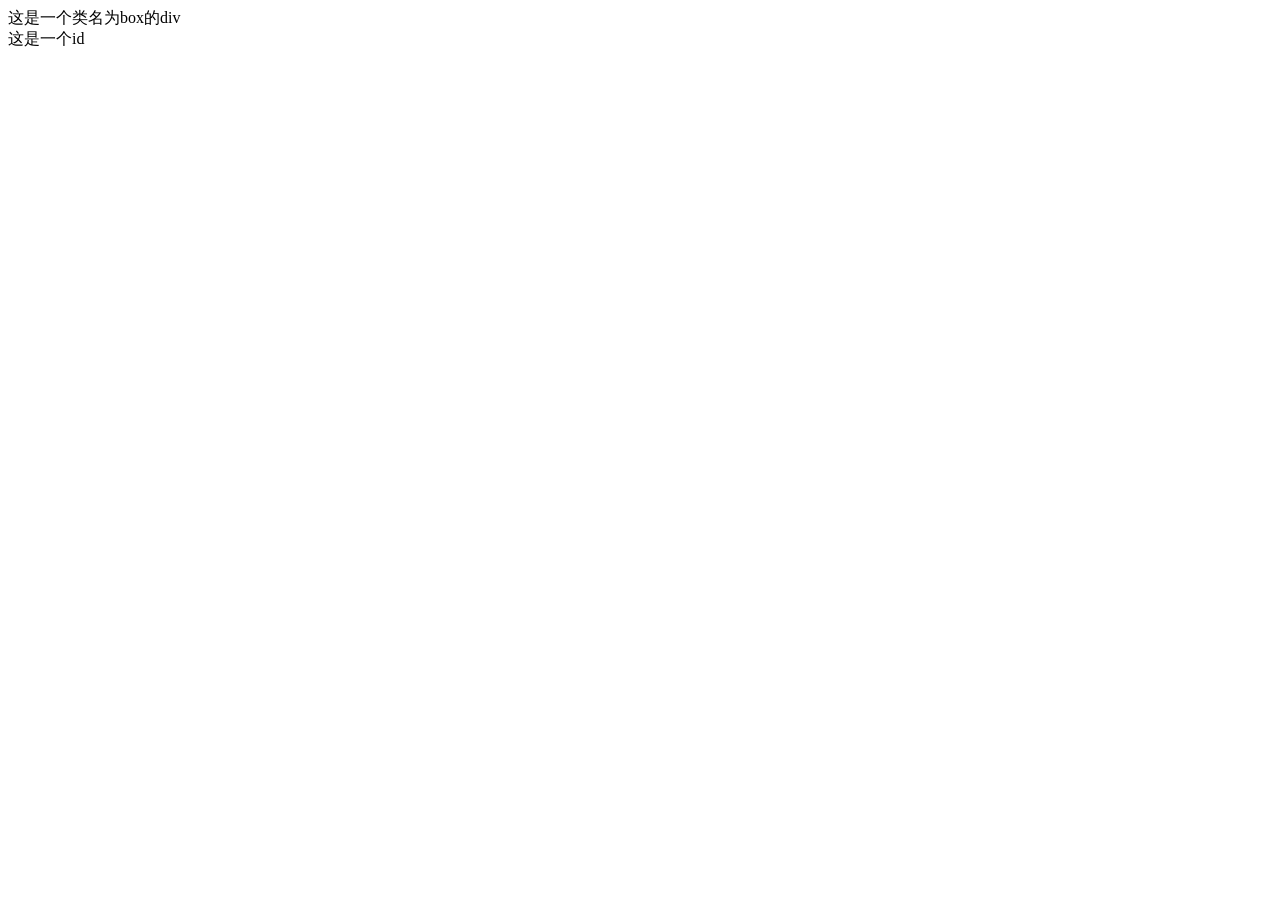
<file: 9.19file-1/function.html>
<!DOCTYPE html>
<html lang="en">
<head>
	<meta charset="UTF-8">
	<title>Document</title>
	<script src="js/function.js"></script>
</head>
<body>
	<div class="one">
		<div class="box"></div>
	</div>
	<div id="box"></div>
	<div class="box"></div>
	<script>
		window.onload=function(){
			$('#box').innerHTML='这是一个id';
			// $('.one')[0].innerHTML='这是一个类名为box的div';
			var divs = $('div');
			// divs[2].innerHTML='这是一个类名为box的div';
			console.log(divs.length);
			$('.one')[0].innerHTML='这是一个类名为box的div';
		}
	</script>
</body>
</html>
</file>
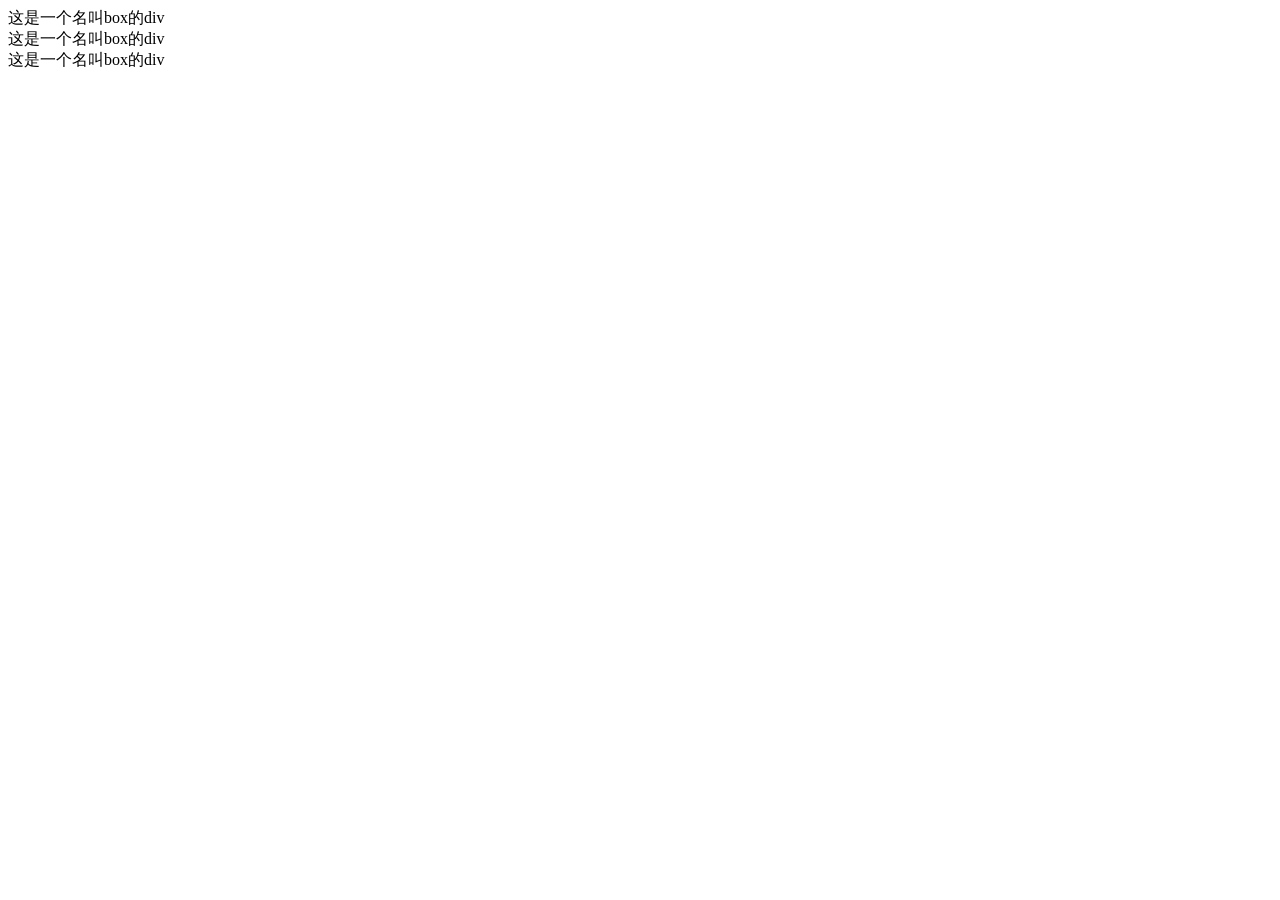
<file: 9.19file-1/jianrongxing.html>
<!DOCTYPE html>
<html lang="en">
<head>
	<meta charset="UTF-8">
	<title>解决IE低版本兼容性</title>
    <script src="js/jianrongxing.js"></script>
</head>
<body>
	<div class="box"></div>
	<div class="box box1 box2"></div>  
	<div class="box2 box1"></div>
	<div class="box1"></div>
	<div class="box box1"></div>
	<script>
		window.onload=function(){
			var box=getClass('box'); //调用
			for(var i=0;i<box.length;i++){
				box[i].innerHTML='这是一个名叫box的div';
			}			
			// console.log(box);
		}
	</script>

</body>
</html>
</file>
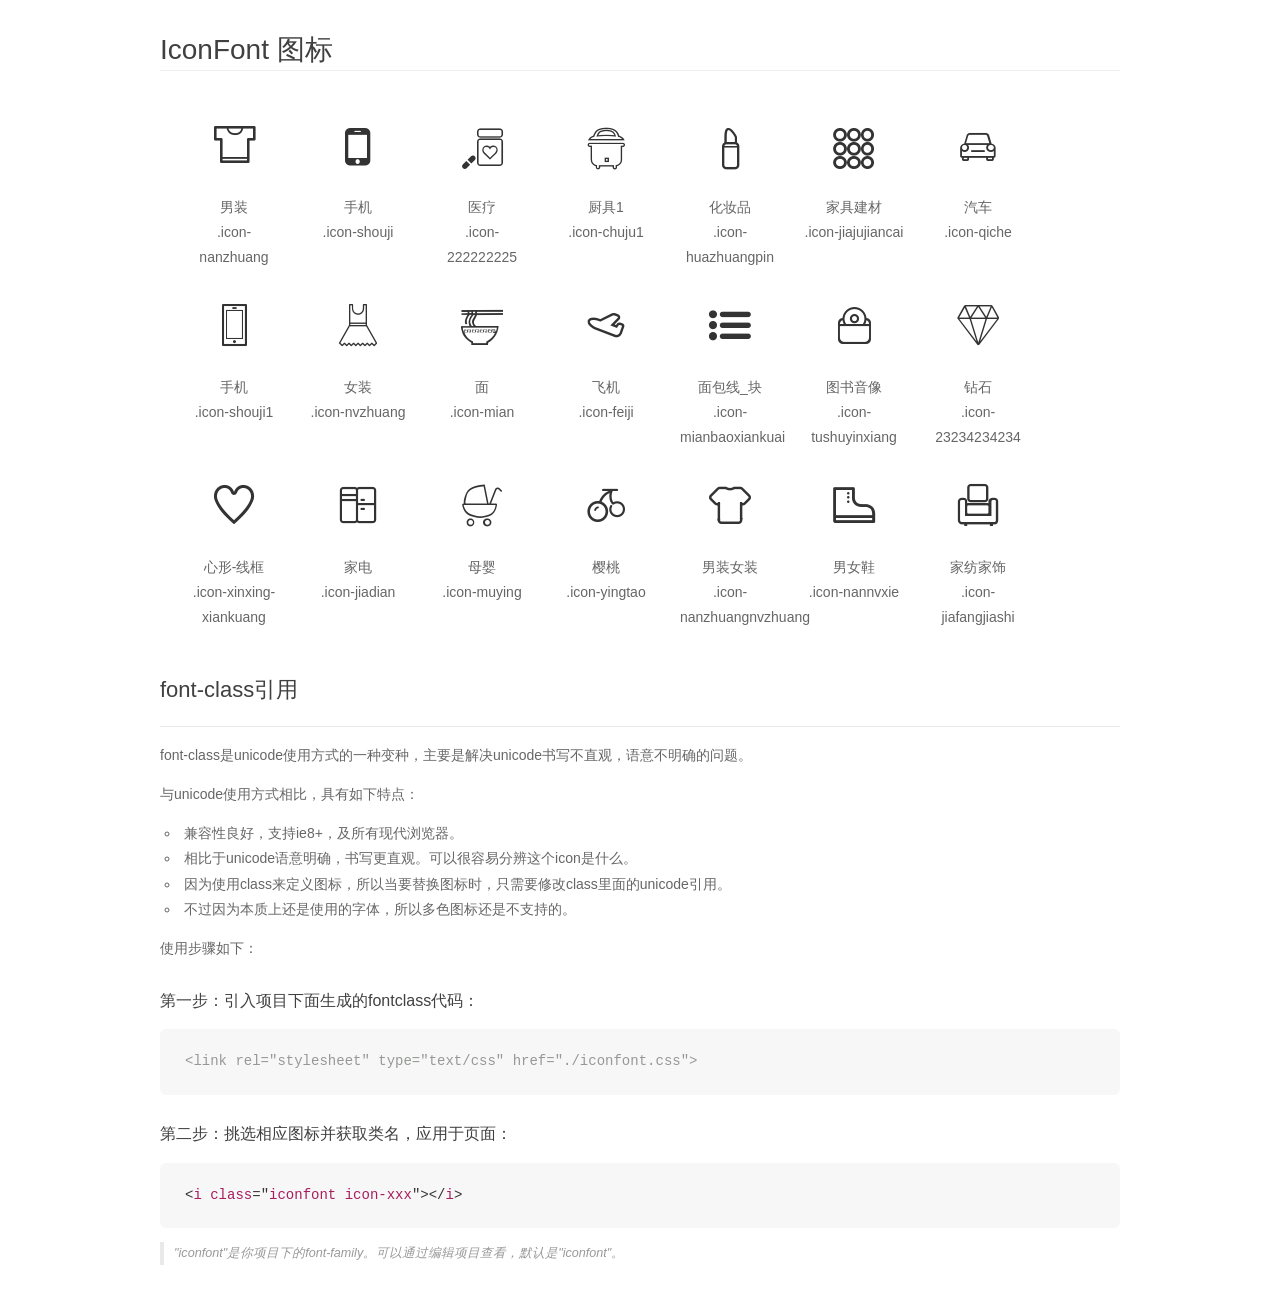
<file: 天猫商城/css/iconfont/demo_fontclass.html>
<!DOCTYPE html>
<html>
<head>
    <meta charset="utf-8"/>
    <title>IconFont</title>
    <link rel="stylesheet" href="demo.css">
    <link rel="stylesheet" href="iconfont.css">
</head>
<body>
    <div class="main markdown">
        <h1>IconFont 图标</h1>
        <ul class="icon_lists clear">
            
                <li>
                <i class="icon iconfont icon-nanzhuang"></i>
                    <div class="name">男装</div>
                    <div class="fontclass">.icon-nanzhuang</div>
                </li>
            
                <li>
                <i class="icon iconfont icon-shouji"></i>
                    <div class="name">手机</div>
                    <div class="fontclass">.icon-shouji</div>
                </li>
            
                <li>
                <i class="icon iconfont icon-222222225"></i>
                    <div class="name">医疗</div>
                    <div class="fontclass">.icon-222222225</div>
                </li>
            
                <li>
                <i class="icon iconfont icon-chuju1"></i>
                    <div class="name">厨具1</div>
                    <div class="fontclass">.icon-chuju1</div>
                </li>
            
                <li>
                <i class="icon iconfont icon-huazhuangpin"></i>
                    <div class="name">化妆品</div>
                    <div class="fontclass">.icon-huazhuangpin</div>
                </li>
            
                <li>
                <i class="icon iconfont icon-jiajujiancai"></i>
                    <div class="name">家具建材</div>
                    <div class="fontclass">.icon-jiajujiancai</div>
                </li>
            
                <li>
                <i class="icon iconfont icon-qiche"></i>
                    <div class="name">汽车</div>
                    <div class="fontclass">.icon-qiche</div>
                </li>
            
                <li>
                <i class="icon iconfont icon-shouji1"></i>
                    <div class="name">手机</div>
                    <div class="fontclass">.icon-shouji1</div>
                </li>
            
                <li>
                <i class="icon iconfont icon-nvzhuang"></i>
                    <div class="name">女装</div>
                    <div class="fontclass">.icon-nvzhuang</div>
                </li>
            
                <li>
                <i class="icon iconfont icon-mian"></i>
                    <div class="name">面</div>
                    <div class="fontclass">.icon-mian</div>
                </li>
            
                <li>
                <i class="icon iconfont icon-feiji"></i>
                    <div class="name">飞机</div>
                    <div class="fontclass">.icon-feiji</div>
                </li>
            
                <li>
                <i class="icon iconfont icon-mianbaoxiankuai"></i>
                    <div class="name">面包线_块</div>
                    <div class="fontclass">.icon-mianbaoxiankuai</div>
                </li>
            
                <li>
                <i class="icon iconfont icon-tushuyinxiang"></i>
                    <div class="name">图书音像</div>
                    <div class="fontclass">.icon-tushuyinxiang</div>
                </li>
            
                <li>
                <i class="icon iconfont icon-23234234234"></i>
                    <div class="name">钻石</div>
                    <div class="fontclass">.icon-23234234234</div>
                </li>
            
                <li>
                <i class="icon iconfont icon-xinxing-xiankuang"></i>
                    <div class="name">心形-线框</div>
                    <div class="fontclass">.icon-xinxing-xiankuang</div>
                </li>
            
                <li>
                <i class="icon iconfont icon-jiadian"></i>
                    <div class="name">家电</div>
                    <div class="fontclass">.icon-jiadian</div>
                </li>
            
                <li>
                <i class="icon iconfont icon-muying"></i>
                    <div class="name">母婴</div>
                    <div class="fontclass">.icon-muying</div>
                </li>
            
                <li>
                <i class="icon iconfont icon-yingtao"></i>
                    <div class="name">樱桃</div>
                    <div class="fontclass">.icon-yingtao</div>
                </li>
            
                <li>
                <i class="icon iconfont icon-nanzhuangnvzhuang"></i>
                    <div class="name">男装女装</div>
                    <div class="fontclass">.icon-nanzhuangnvzhuang</div>
                </li>
            
                <li>
                <i class="icon iconfont icon-nannvxie"></i>
                    <div class="name">男女鞋</div>
                    <div class="fontclass">.icon-nannvxie</div>
                </li>
            
                <li>
                <i class="icon iconfont icon-jiafangjiashi"></i>
                    <div class="name">家纺家饰</div>
                    <div class="fontclass">.icon-jiafangjiashi</div>
                </li>
            
        </ul>

        <h2 id="font-class-">font-class引用</h2>
        <hr>

        <p>font-class是unicode使用方式的一种变种，主要是解决unicode书写不直观，语意不明确的问题。</p>
        <p>与unicode使用方式相比，具有如下特点：</p>
        <ul>
        <li>兼容性良好，支持ie8+，及所有现代浏览器。</li>
        <li>相比于unicode语意明确，书写更直观。可以很容易分辨这个icon是什么。</li>
        <li>因为使用class来定义图标，所以当要替换图标时，只需要修改class里面的unicode引用。</li>
        <li>不过因为本质上还是使用的字体，所以多色图标还是不支持的。</li>
        </ul>
        <p>使用步骤如下：</p>
        <h3 id="-fontclass-">第一步：引入项目下面生成的fontclass代码：</h3>


        <pre><code class="lang-js hljs javascript"><span class="hljs-comment">&lt;link rel="stylesheet" type="text/css" href="./iconfont.css"&gt;</span></code></pre>
        <h3 id="-">第二步：挑选相应图标并获取类名，应用于页面：</h3>
        <pre><code class="lang-css hljs">&lt;<span class="hljs-selector-tag">i</span> <span class="hljs-selector-tag">class</span>="<span class="hljs-selector-tag">iconfont</span> <span class="hljs-selector-tag">icon-xxx</span>"&gt;&lt;/<span class="hljs-selector-tag">i</span>&gt;</code></pre>
        <blockquote>
        <p>"iconfont"是你项目下的font-family。可以通过编辑项目查看，默认是"iconfont"。</p>
        </blockquote>
    </div>
</body>
</html>
</file>
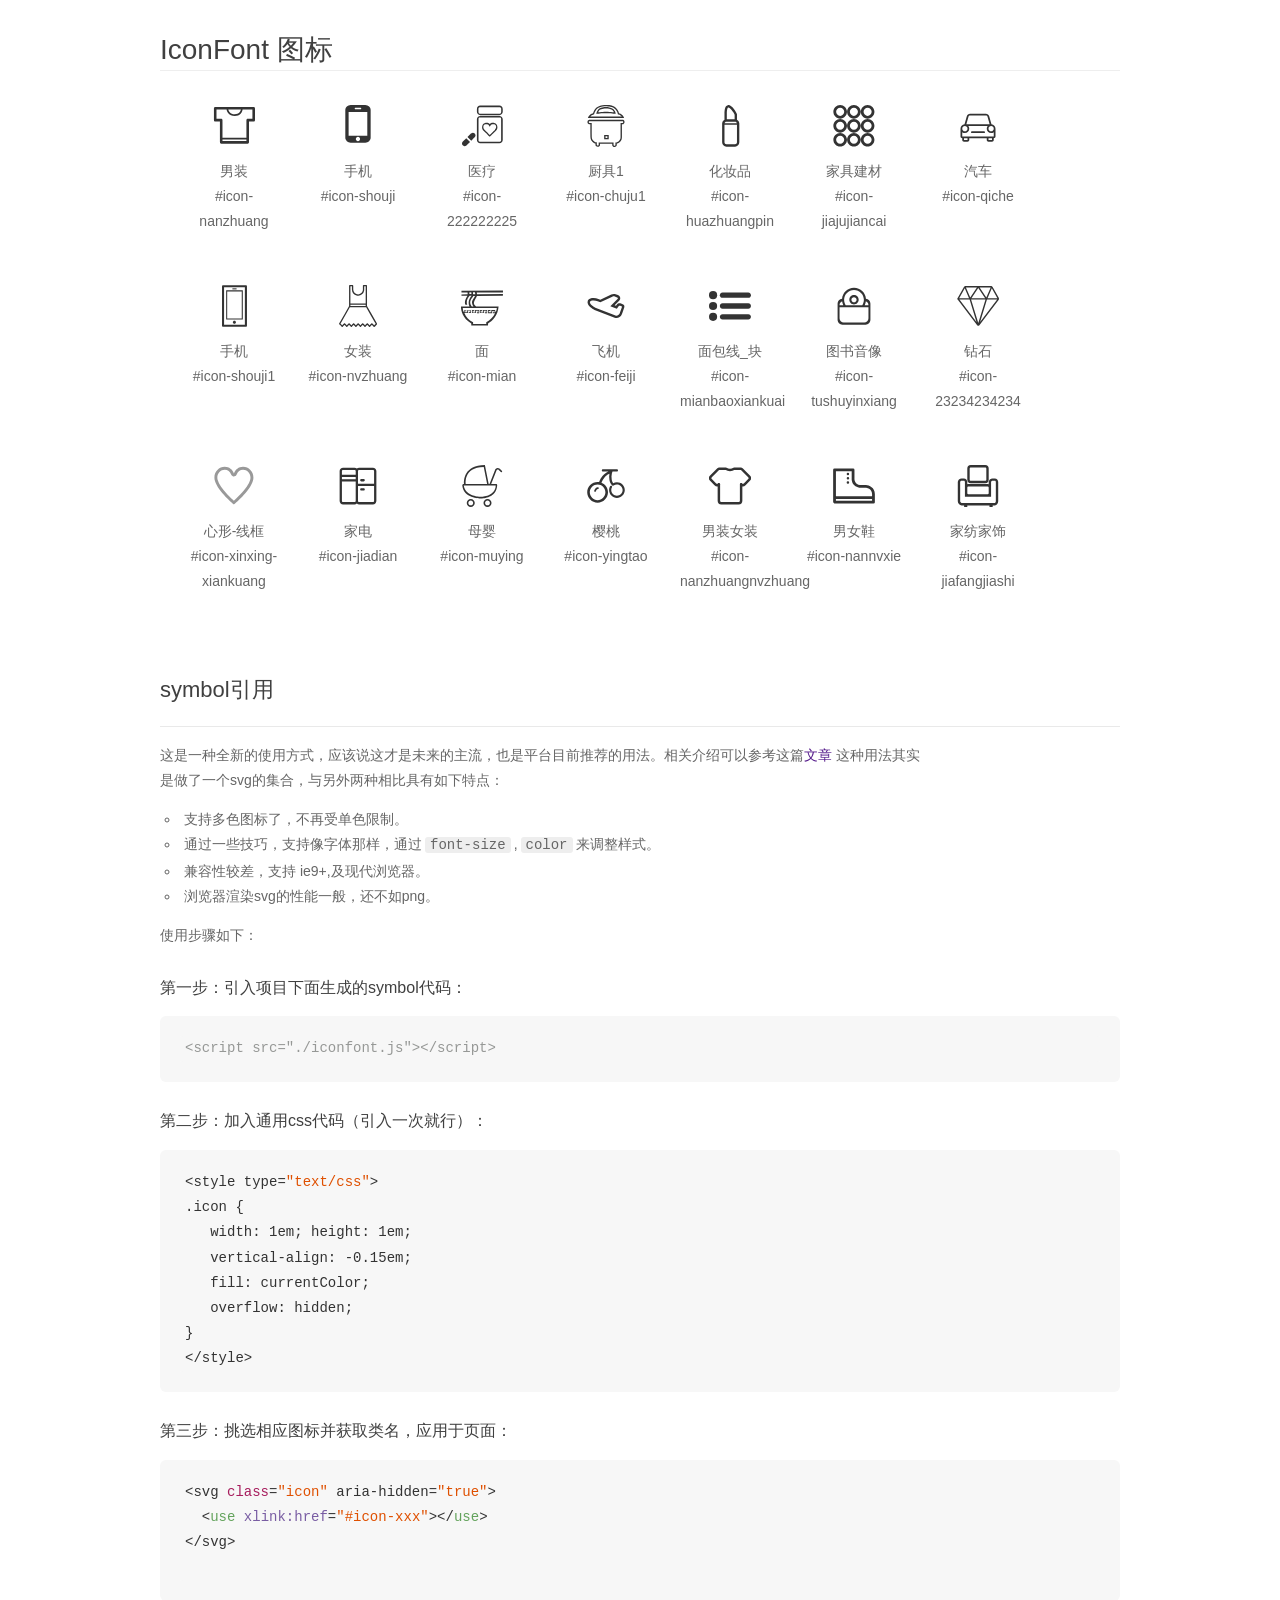
<file: 天猫商城/css/iconfont/demo_symbol.html>
<!DOCTYPE html>
<html>
<head>
    <meta charset="utf-8"/>
    <title>IconFont</title>
    <link rel="stylesheet" href="demo.css">
    <script src="iconfont.js"></script>

    <style type="text/css">
        .icon {
          /* 通过设置 font-size 来改变图标大小 */
          width: 1em; height: 1em;
          /* 图标和文字相邻时，垂直对齐 */
          vertical-align: -0.15em;
          /* 通过设置 color 来改变 SVG 的颜色/fill */
          fill: currentColor;
          /* path 和 stroke 溢出 viewBox 部分在 IE 下会显示
             normalize.css 中也包含这行 */
          overflow: hidden;
        }

    </style>
</head>
<body>
    <div class="main markdown">
        <h1>IconFont 图标</h1>
        <ul class="icon_lists clear">
            
                <li>
                    <svg class="icon" aria-hidden="true">
                        <use xlink:href="#icon-nanzhuang"></use>
                    </svg>
                    <div class="name">男装</div>
                    <div class="fontclass">#icon-nanzhuang</div>
                </li>
            
                <li>
                    <svg class="icon" aria-hidden="true">
                        <use xlink:href="#icon-shouji"></use>
                    </svg>
                    <div class="name">手机</div>
                    <div class="fontclass">#icon-shouji</div>
                </li>
            
                <li>
                    <svg class="icon" aria-hidden="true">
                        <use xlink:href="#icon-222222225"></use>
                    </svg>
                    <div class="name">医疗</div>
                    <div class="fontclass">#icon-222222225</div>
                </li>
            
                <li>
                    <svg class="icon" aria-hidden="true">
                        <use xlink:href="#icon-chuju1"></use>
                    </svg>
                    <div class="name">厨具1</div>
                    <div class="fontclass">#icon-chuju1</div>
                </li>
            
                <li>
                    <svg class="icon" aria-hidden="true">
                        <use xlink:href="#icon-huazhuangpin"></use>
                    </svg>
                    <div class="name">化妆品</div>
                    <div class="fontclass">#icon-huazhuangpin</div>
                </li>
            
                <li>
                    <svg class="icon" aria-hidden="true">
                        <use xlink:href="#icon-jiajujiancai"></use>
                    </svg>
                    <div class="name">家具建材</div>
                    <div class="fontclass">#icon-jiajujiancai</div>
                </li>
            
                <li>
                    <svg class="icon" aria-hidden="true">
                        <use xlink:href="#icon-qiche"></use>
                    </svg>
                    <div class="name">汽车</div>
                    <div class="fontclass">#icon-qiche</div>
                </li>
            
                <li>
                    <svg class="icon" aria-hidden="true">
                        <use xlink:href="#icon-shouji1"></use>
                    </svg>
                    <div class="name">手机</div>
                    <div class="fontclass">#icon-shouji1</div>
                </li>
            
                <li>
                    <svg class="icon" aria-hidden="true">
                        <use xlink:href="#icon-nvzhuang"></use>
                    </svg>
                    <div class="name">女装</div>
                    <div class="fontclass">#icon-nvzhuang</div>
                </li>
            
                <li>
                    <svg class="icon" aria-hidden="true">
                        <use xlink:href="#icon-mian"></use>
                    </svg>
                    <div class="name">面</div>
                    <div class="fontclass">#icon-mian</div>
                </li>
            
                <li>
                    <svg class="icon" aria-hidden="true">
                        <use xlink:href="#icon-feiji"></use>
                    </svg>
                    <div class="name">飞机</div>
                    <div class="fontclass">#icon-feiji</div>
                </li>
            
                <li>
                    <svg class="icon" aria-hidden="true">
                        <use xlink:href="#icon-mianbaoxiankuai"></use>
                    </svg>
                    <div class="name">面包线_块</div>
                    <div class="fontclass">#icon-mianbaoxiankuai</div>
                </li>
            
                <li>
                    <svg class="icon" aria-hidden="true">
                        <use xlink:href="#icon-tushuyinxiang"></use>
                    </svg>
                    <div class="name">图书音像</div>
                    <div class="fontclass">#icon-tushuyinxiang</div>
                </li>
            
                <li>
                    <svg class="icon" aria-hidden="true">
                        <use xlink:href="#icon-23234234234"></use>
                    </svg>
                    <div class="name">钻石</div>
                    <div class="fontclass">#icon-23234234234</div>
                </li>
            
                <li>
                    <svg class="icon" aria-hidden="true">
                        <use xlink:href="#icon-xinxing-xiankuang"></use>
                    </svg>
                    <div class="name">心形-线框</div>
                    <div class="fontclass">#icon-xinxing-xiankuang</div>
                </li>
            
                <li>
                    <svg class="icon" aria-hidden="true">
                        <use xlink:href="#icon-jiadian"></use>
                    </svg>
                    <div class="name">家电</div>
                    <div class="fontclass">#icon-jiadian</div>
                </li>
            
                <li>
                    <svg class="icon" aria-hidden="true">
                        <use xlink:href="#icon-muying"></use>
                    </svg>
                    <div class="name">母婴</div>
                    <div class="fontclass">#icon-muying</div>
                </li>
            
                <li>
                    <svg class="icon" aria-hidden="true">
                        <use xlink:href="#icon-yingtao"></use>
                    </svg>
                    <div class="name">樱桃</div>
                    <div class="fontclass">#icon-yingtao</div>
                </li>
            
                <li>
                    <svg class="icon" aria-hidden="true">
                        <use xlink:href="#icon-nanzhuangnvzhuang"></use>
                    </svg>
                    <div class="name">男装女装</div>
                    <div class="fontclass">#icon-nanzhuangnvzhuang</div>
                </li>
            
                <li>
                    <svg class="icon" aria-hidden="true">
                        <use xlink:href="#icon-nannvxie"></use>
                    </svg>
                    <div class="name">男女鞋</div>
                    <div class="fontclass">#icon-nannvxie</div>
                </li>
            
                <li>
                    <svg class="icon" aria-hidden="true">
                        <use xlink:href="#icon-jiafangjiashi"></use>
                    </svg>
                    <div class="name">家纺家饰</div>
                    <div class="fontclass">#icon-jiafangjiashi</div>
                </li>
            
        </ul>


        <h2 id="symbol-">symbol引用</h2>
        <hr>

        <p>这是一种全新的使用方式，应该说这才是未来的主流，也是平台目前推荐的用法。相关介绍可以参考这篇<a href="">文章</a>
        这种用法其实是做了一个svg的集合，与另外两种相比具有如下特点：</p>
        <ul>
          <li>支持多色图标了，不再受单色限制。</li>
          <li>通过一些技巧，支持像字体那样，通过<code>font-size</code>,<code>color</code>来调整样式。</li>
          <li>兼容性较差，支持 ie9+,及现代浏览器。</li>
          <li>浏览器渲染svg的性能一般，还不如png。</li>
        </ul>
        <p>使用步骤如下：</p>
        <h3 id="-symbol-">第一步：引入项目下面生成的symbol代码：</h3>
        <pre><code class="lang-js hljs javascript"><span class="hljs-comment">&lt;script src="./iconfont.js"&gt;&lt;/script&gt;</span></code></pre>
        <h3 id="-css-">第二步：加入通用css代码（引入一次就行）：</h3>
        <pre><code class="lang-js hljs javascript">&lt;style type=<span class="hljs-string">"text/css"</span>&gt;
.icon {
   width: <span class="hljs-number">1</span>em; height: <span class="hljs-number">1</span>em;
   vertical-align: <span class="hljs-number">-0.15</span>em;
   fill: currentColor;
   overflow: hidden;
}
&lt;<span class="hljs-regexp">/style&gt;</span></code></pre>
        <h3 id="-">第三步：挑选相应图标并获取类名，应用于页面：</h3>
        <pre><code class="lang-js hljs javascript">&lt;svg <span class="hljs-class"><span class="hljs-keyword">class</span></span>=<span class="hljs-string">"icon"</span> aria-hidden=<span class="hljs-string">"true"</span>&gt;<span class="xml"><span class="hljs-tag">
  &lt;<span class="hljs-name">use</span> <span class="hljs-attr">xlink:href</span>=<span class="hljs-string">"#icon-xxx"</span>&gt;</span><span class="hljs-tag">&lt;/<span class="hljs-name">use</span>&gt;</span>
</span>&lt;<span class="hljs-regexp">/svg&gt;
        </span></code></pre>
    </div>
</body>
</html>
</file>
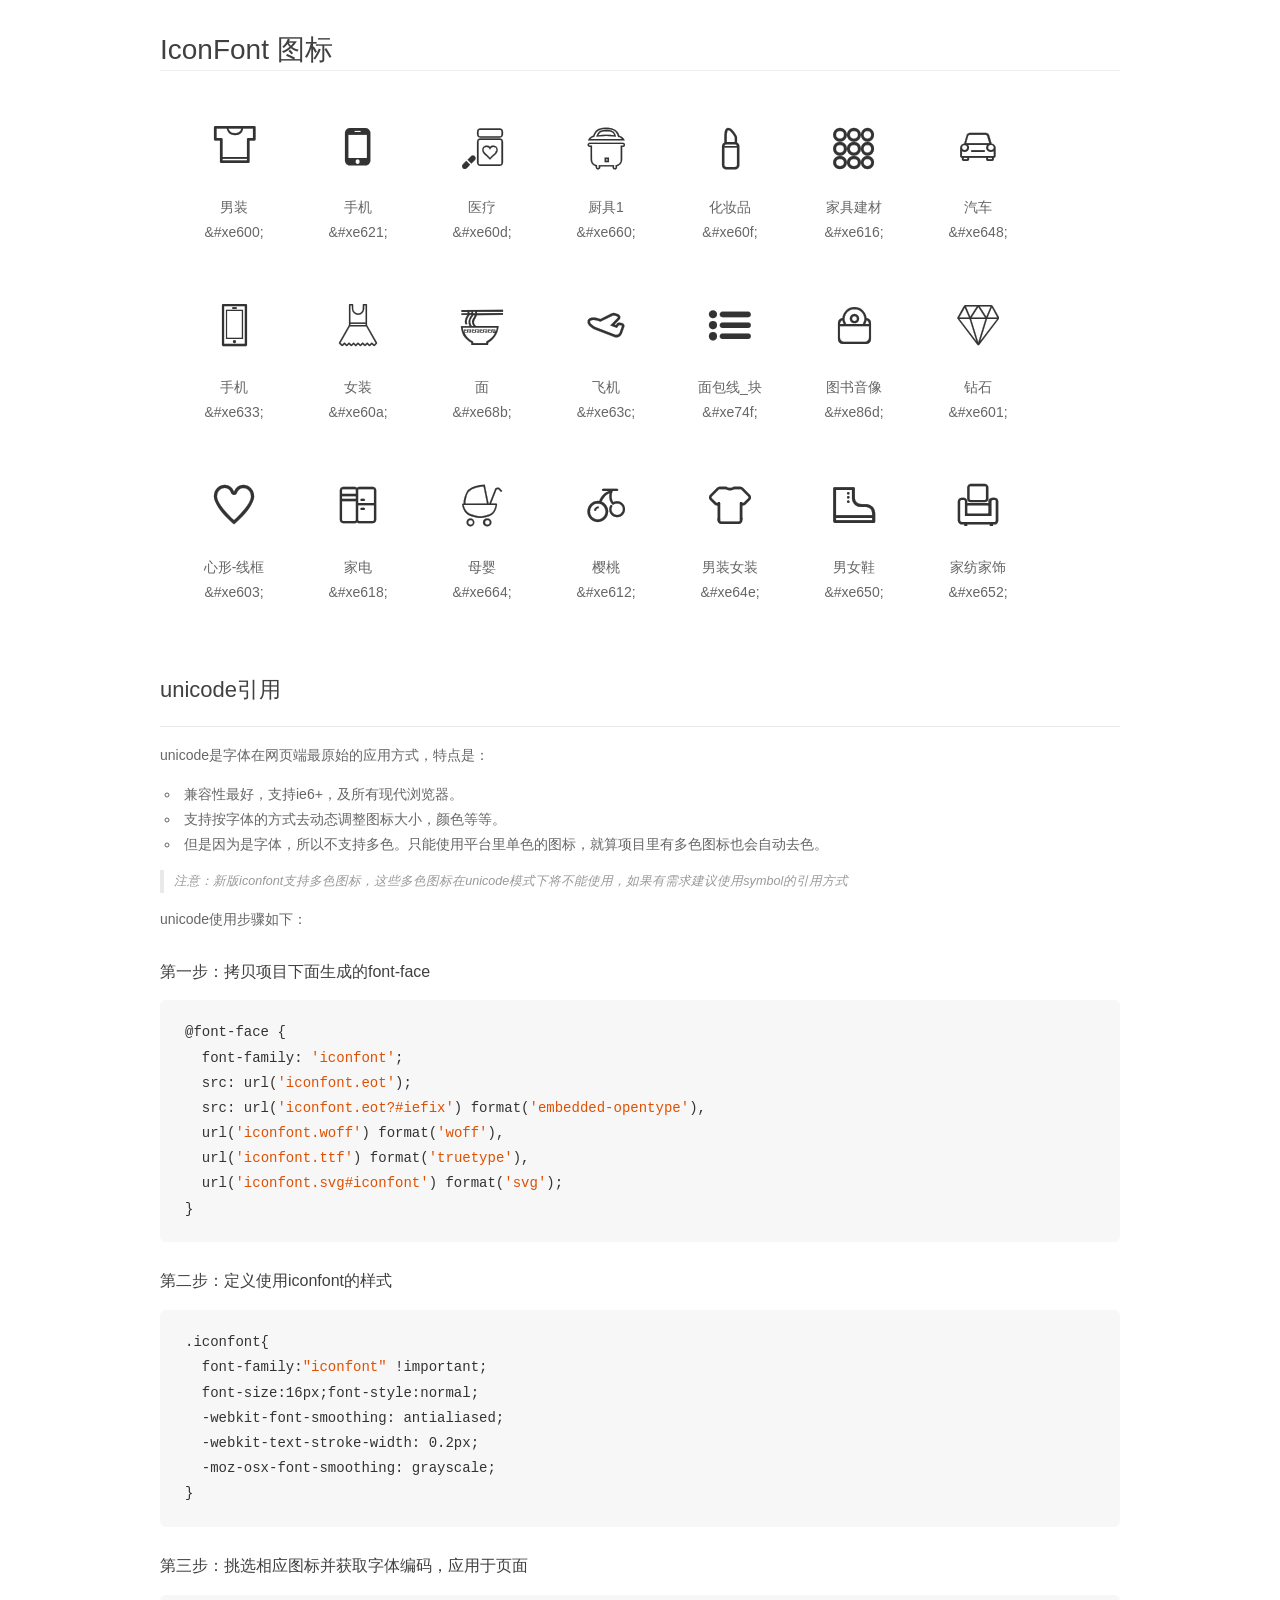
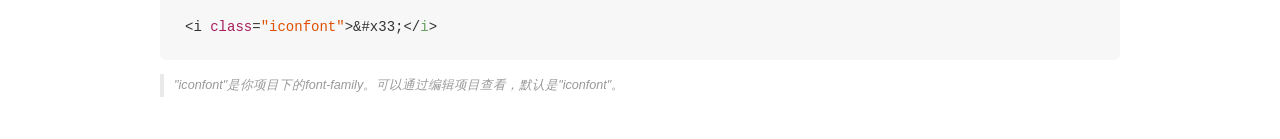
<file: 天猫商城/css/iconfont/demo_unicode.html>
<!DOCTYPE html>
<html>
<head>
    <meta charset="utf-8"/>
    <title>IconFont</title>
    <link rel="stylesheet" href="demo.css">

    <style type="text/css">

        @font-face {font-family: "iconfont";
          src: url('iconfont.eot'); /* IE9*/
          src: url('iconfont.eot#iefix') format('embedded-opentype'), /* IE6-IE8 */
          url('iconfont.woff') format('woff'), /* chrome, firefox */
          url('iconfont.ttf') format('truetype'), /* chrome, firefox, opera, Safari, Android, iOS 4.2+*/
          url('iconfont.svg#iconfont') format('svg'); /* iOS 4.1- */
        }

        .iconfont {
          font-family:"iconfont" !important;
          font-size:16px;
          font-style:normal;
          -webkit-font-smoothing: antialiased;
          -webkit-text-stroke-width: 0.2px;
          -moz-osx-font-smoothing: grayscale;
        }

    </style>
</head>
<body>
    <div class="main markdown">
        <h1>IconFont 图标</h1>
        <ul class="icon_lists clear">
            
                <li>
                <i class="icon iconfont">&#xe600;</i>
                    <div class="name">男装</div>
                    <div class="code">&amp;#xe600;</div>
                </li>
            
                <li>
                <i class="icon iconfont">&#xe621;</i>
                    <div class="name">手机</div>
                    <div class="code">&amp;#xe621;</div>
                </li>
            
                <li>
                <i class="icon iconfont">&#xe60d;</i>
                    <div class="name">医疗</div>
                    <div class="code">&amp;#xe60d;</div>
                </li>
            
                <li>
                <i class="icon iconfont">&#xe660;</i>
                    <div class="name">厨具1</div>
                    <div class="code">&amp;#xe660;</div>
                </li>
            
                <li>
                <i class="icon iconfont">&#xe60f;</i>
                    <div class="name">化妆品</div>
                    <div class="code">&amp;#xe60f;</div>
                </li>
            
                <li>
                <i class="icon iconfont">&#xe616;</i>
                    <div class="name">家具建材</div>
                    <div class="code">&amp;#xe616;</div>
                </li>
            
                <li>
                <i class="icon iconfont">&#xe648;</i>
                    <div class="name">汽车</div>
                    <div class="code">&amp;#xe648;</div>
                </li>
            
                <li>
                <i class="icon iconfont">&#xe633;</i>
                    <div class="name">手机</div>
                    <div class="code">&amp;#xe633;</div>
                </li>
            
                <li>
                <i class="icon iconfont">&#xe60a;</i>
                    <div class="name">女装</div>
                    <div class="code">&amp;#xe60a;</div>
                </li>
            
                <li>
                <i class="icon iconfont">&#xe68b;</i>
                    <div class="name">面</div>
                    <div class="code">&amp;#xe68b;</div>
                </li>
            
                <li>
                <i class="icon iconfont">&#xe63c;</i>
                    <div class="name">飞机</div>
                    <div class="code">&amp;#xe63c;</div>
                </li>
            
                <li>
                <i class="icon iconfont">&#xe74f;</i>
                    <div class="name">面包线_块</div>
                    <div class="code">&amp;#xe74f;</div>
                </li>
            
                <li>
                <i class="icon iconfont">&#xe86d;</i>
                    <div class="name">图书音像</div>
                    <div class="code">&amp;#xe86d;</div>
                </li>
            
                <li>
                <i class="icon iconfont">&#xe601;</i>
                    <div class="name">钻石</div>
                    <div class="code">&amp;#xe601;</div>
                </li>
            
                <li>
                <i class="icon iconfont">&#xe603;</i>
                    <div class="name">心形-线框</div>
                    <div class="code">&amp;#xe603;</div>
                </li>
            
                <li>
                <i class="icon iconfont">&#xe618;</i>
                    <div class="name">家电</div>
                    <div class="code">&amp;#xe618;</div>
                </li>
            
                <li>
                <i class="icon iconfont">&#xe664;</i>
                    <div class="name">母婴</div>
                    <div class="code">&amp;#xe664;</div>
                </li>
            
                <li>
                <i class="icon iconfont">&#xe612;</i>
                    <div class="name">樱桃</div>
                    <div class="code">&amp;#xe612;</div>
                </li>
            
                <li>
                <i class="icon iconfont">&#xe64e;</i>
                    <div class="name">男装女装</div>
                    <div class="code">&amp;#xe64e;</div>
                </li>
            
                <li>
                <i class="icon iconfont">&#xe650;</i>
                    <div class="name">男女鞋</div>
                    <div class="code">&amp;#xe650;</div>
                </li>
            
                <li>
                <i class="icon iconfont">&#xe652;</i>
                    <div class="name">家纺家饰</div>
                    <div class="code">&amp;#xe652;</div>
                </li>
            
        </ul>
        <h2 id="unicode-">unicode引用</h2>
        <hr>

        <p>unicode是字体在网页端最原始的应用方式，特点是：</p>
        <ul>
        <li>兼容性最好，支持ie6+，及所有现代浏览器。</li>
        <li>支持按字体的方式去动态调整图标大小，颜色等等。</li>
        <li>但是因为是字体，所以不支持多色。只能使用平台里单色的图标，就算项目里有多色图标也会自动去色。</li>
        </ul>
        <blockquote>
        <p>注意：新版iconfont支持多色图标，这些多色图标在unicode模式下将不能使用，如果有需求建议使用symbol的引用方式</p>
        </blockquote>
        <p>unicode使用步骤如下：</p>
        <h3 id="-font-face">第一步：拷贝项目下面生成的font-face</h3>
        <pre><code class="lang-js hljs javascript">@font-face {
  font-family: <span class="hljs-string">'iconfont'</span>;
  src: url(<span class="hljs-string">'iconfont.eot'</span>);
  src: url(<span class="hljs-string">'iconfont.eot?#iefix'</span>) format(<span class="hljs-string">'embedded-opentype'</span>),
  url(<span class="hljs-string">'iconfont.woff'</span>) format(<span class="hljs-string">'woff'</span>),
  url(<span class="hljs-string">'iconfont.ttf'</span>) format(<span class="hljs-string">'truetype'</span>),
  url(<span class="hljs-string">'iconfont.svg#iconfont'</span>) format(<span class="hljs-string">'svg'</span>);
}
</code></pre>
        <h3 id="-iconfont-">第二步：定义使用iconfont的样式</h3>
        <pre><code class="lang-js hljs javascript">.iconfont{
  font-family:<span class="hljs-string">"iconfont"</span> !important;
  font-size:<span class="hljs-number">16</span>px;font-style:normal;
  -webkit-font-smoothing: antialiased;
  -webkit-text-stroke-width: <span class="hljs-number">0.2</span>px;
  -moz-osx-font-smoothing: grayscale;
}
</code></pre>
        <h3 id="-">第三步：挑选相应图标并获取字体编码，应用于页面</h3>
        <pre><code class="lang-js hljs javascript">&lt;i <span class="hljs-class"><span class="hljs-keyword">class</span></span>=<span class="hljs-string">"iconfont"</span>&gt;&amp;#x33;<span class="xml"><span class="hljs-tag">&lt;/<span class="hljs-name">i</span>&gt;</span></span></code></pre>

        <blockquote>
        <p>"iconfont"是你项目下的font-family。可以通过编辑项目查看，默认是"iconfont"。</p>
        </blockquote>
    </div>


</body>
</html>
</file>
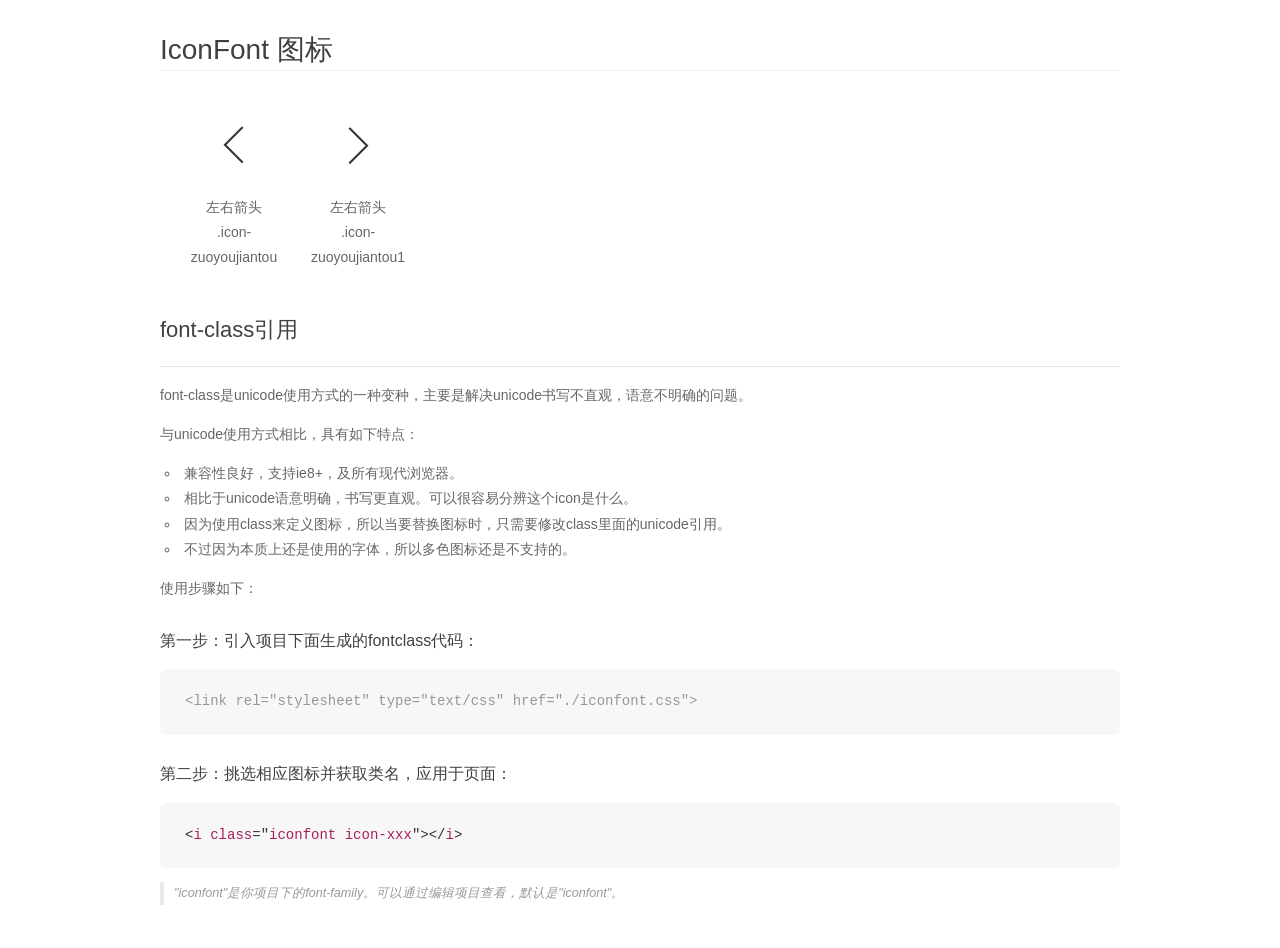
<file: 天猫商城/css/iconfont1/demo_fontclass.html>
<!DOCTYPE html>
<html>
<head>
    <meta charset="utf-8"/>
    <title>IconFont</title>
    <link rel="stylesheet" href="demo.css">
    <link rel="stylesheet" href="iconfont.css">
</head>
<body>
    <div class="main markdown">
        <h1>IconFont 图标</h1>
        <ul class="icon_lists clear">
            
                <li>
                <i class="icon iconfont icon-zuoyoujiantou"></i>
                    <div class="name">左右箭头</div>
                    <div class="fontclass">.icon-zuoyoujiantou</div>
                </li>
            
                <li>
                <i class="icon iconfont icon-zuoyoujiantou1"></i>
                    <div class="name">左右箭头</div>
                    <div class="fontclass">.icon-zuoyoujiantou1</div>
                </li>
            
        </ul>

        <h2 id="font-class-">font-class引用</h2>
        <hr>

        <p>font-class是unicode使用方式的一种变种，主要是解决unicode书写不直观，语意不明确的问题。</p>
        <p>与unicode使用方式相比，具有如下特点：</p>
        <ul>
        <li>兼容性良好，支持ie8+，及所有现代浏览器。</li>
        <li>相比于unicode语意明确，书写更直观。可以很容易分辨这个icon是什么。</li>
        <li>因为使用class来定义图标，所以当要替换图标时，只需要修改class里面的unicode引用。</li>
        <li>不过因为本质上还是使用的字体，所以多色图标还是不支持的。</li>
        </ul>
        <p>使用步骤如下：</p>
        <h3 id="-fontclass-">第一步：引入项目下面生成的fontclass代码：</h3>


        <pre><code class="lang-js hljs javascript"><span class="hljs-comment">&lt;link rel="stylesheet" type="text/css" href="./iconfont.css"&gt;</span></code></pre>
        <h3 id="-">第二步：挑选相应图标并获取类名，应用于页面：</h3>
        <pre><code class="lang-css hljs">&lt;<span class="hljs-selector-tag">i</span> <span class="hljs-selector-tag">class</span>="<span class="hljs-selector-tag">iconfont</span> <span class="hljs-selector-tag">icon-xxx</span>"&gt;&lt;/<span class="hljs-selector-tag">i</span>&gt;</code></pre>
        <blockquote>
        <p>"iconfont"是你项目下的font-family。可以通过编辑项目查看，默认是"iconfont"。</p>
        </blockquote>
    </div>
</body>
</html>
</file>
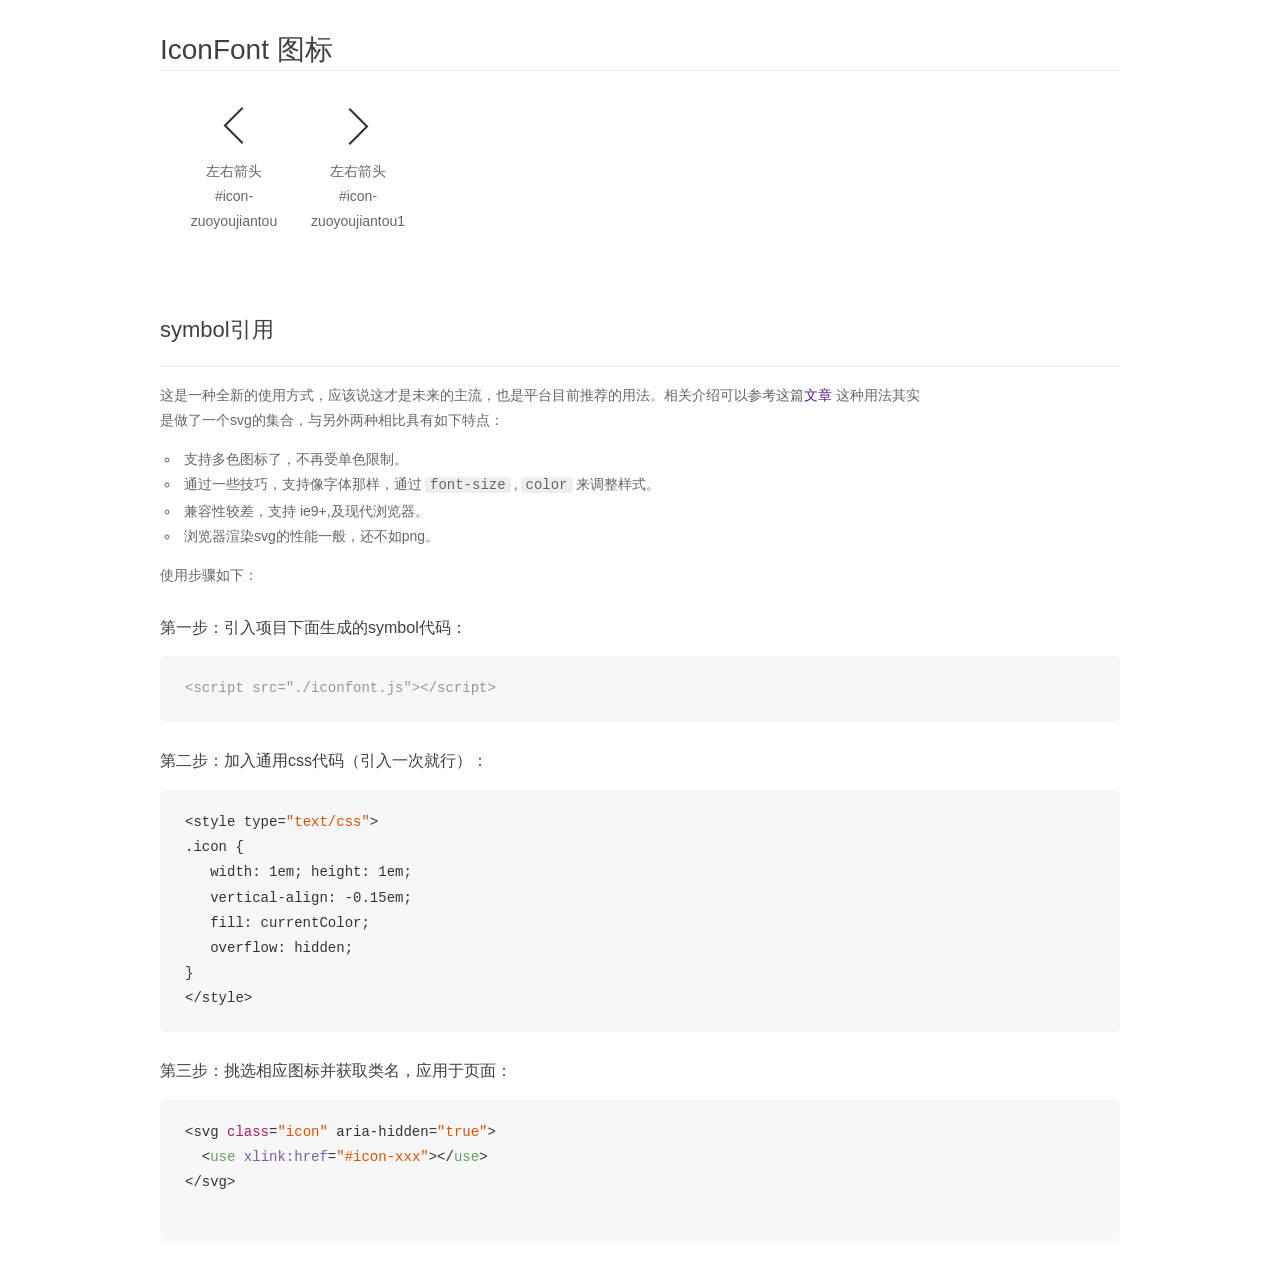
<file: 天猫商城/css/iconfont1/demo_symbol.html>
<!DOCTYPE html>
<html>
<head>
    <meta charset="utf-8"/>
    <title>IconFont</title>
    <link rel="stylesheet" href="demo.css">
    <script src="iconfont.js"></script>

    <style type="text/css">
        .icon {
          /* 通过设置 font-size 来改变图标大小 */
          width: 1em; height: 1em;
          /* 图标和文字相邻时，垂直对齐 */
          vertical-align: -0.15em;
          /* 通过设置 color 来改变 SVG 的颜色/fill */
          fill: currentColor;
          /* path 和 stroke 溢出 viewBox 部分在 IE 下会显示
             normalize.css 中也包含这行 */
          overflow: hidden;
        }

    </style>
</head>
<body>
    <div class="main markdown">
        <h1>IconFont 图标</h1>
        <ul class="icon_lists clear">
            
                <li>
                    <svg class="icon" aria-hidden="true">
                        <use xlink:href="#icon-zuoyoujiantou"></use>
                    </svg>
                    <div class="name">左右箭头</div>
                    <div class="fontclass">#icon-zuoyoujiantou</div>
                </li>
            
                <li>
                    <svg class="icon" aria-hidden="true">
                        <use xlink:href="#icon-zuoyoujiantou1"></use>
                    </svg>
                    <div class="name">左右箭头</div>
                    <div class="fontclass">#icon-zuoyoujiantou1</div>
                </li>
            
        </ul>


        <h2 id="symbol-">symbol引用</h2>
        <hr>

        <p>这是一种全新的使用方式，应该说这才是未来的主流，也是平台目前推荐的用法。相关介绍可以参考这篇<a href="">文章</a>
        这种用法其实是做了一个svg的集合，与另外两种相比具有如下特点：</p>
        <ul>
          <li>支持多色图标了，不再受单色限制。</li>
          <li>通过一些技巧，支持像字体那样，通过<code>font-size</code>,<code>color</code>来调整样式。</li>
          <li>兼容性较差，支持 ie9+,及现代浏览器。</li>
          <li>浏览器渲染svg的性能一般，还不如png。</li>
        </ul>
        <p>使用步骤如下：</p>
        <h3 id="-symbol-">第一步：引入项目下面生成的symbol代码：</h3>
        <pre><code class="lang-js hljs javascript"><span class="hljs-comment">&lt;script src="./iconfont.js"&gt;&lt;/script&gt;</span></code></pre>
        <h3 id="-css-">第二步：加入通用css代码（引入一次就行）：</h3>
        <pre><code class="lang-js hljs javascript">&lt;style type=<span class="hljs-string">"text/css"</span>&gt;
.icon {
   width: <span class="hljs-number">1</span>em; height: <span class="hljs-number">1</span>em;
   vertical-align: <span class="hljs-number">-0.15</span>em;
   fill: currentColor;
   overflow: hidden;
}
&lt;<span class="hljs-regexp">/style&gt;</span></code></pre>
        <h3 id="-">第三步：挑选相应图标并获取类名，应用于页面：</h3>
        <pre><code class="lang-js hljs javascript">&lt;svg <span class="hljs-class"><span class="hljs-keyword">class</span></span>=<span class="hljs-string">"icon"</span> aria-hidden=<span class="hljs-string">"true"</span>&gt;<span class="xml"><span class="hljs-tag">
  &lt;<span class="hljs-name">use</span> <span class="hljs-attr">xlink:href</span>=<span class="hljs-string">"#icon-xxx"</span>&gt;</span><span class="hljs-tag">&lt;/<span class="hljs-name">use</span>&gt;</span>
</span>&lt;<span class="hljs-regexp">/svg&gt;
        </span></code></pre>
    </div>
</body>
</html>
</file>
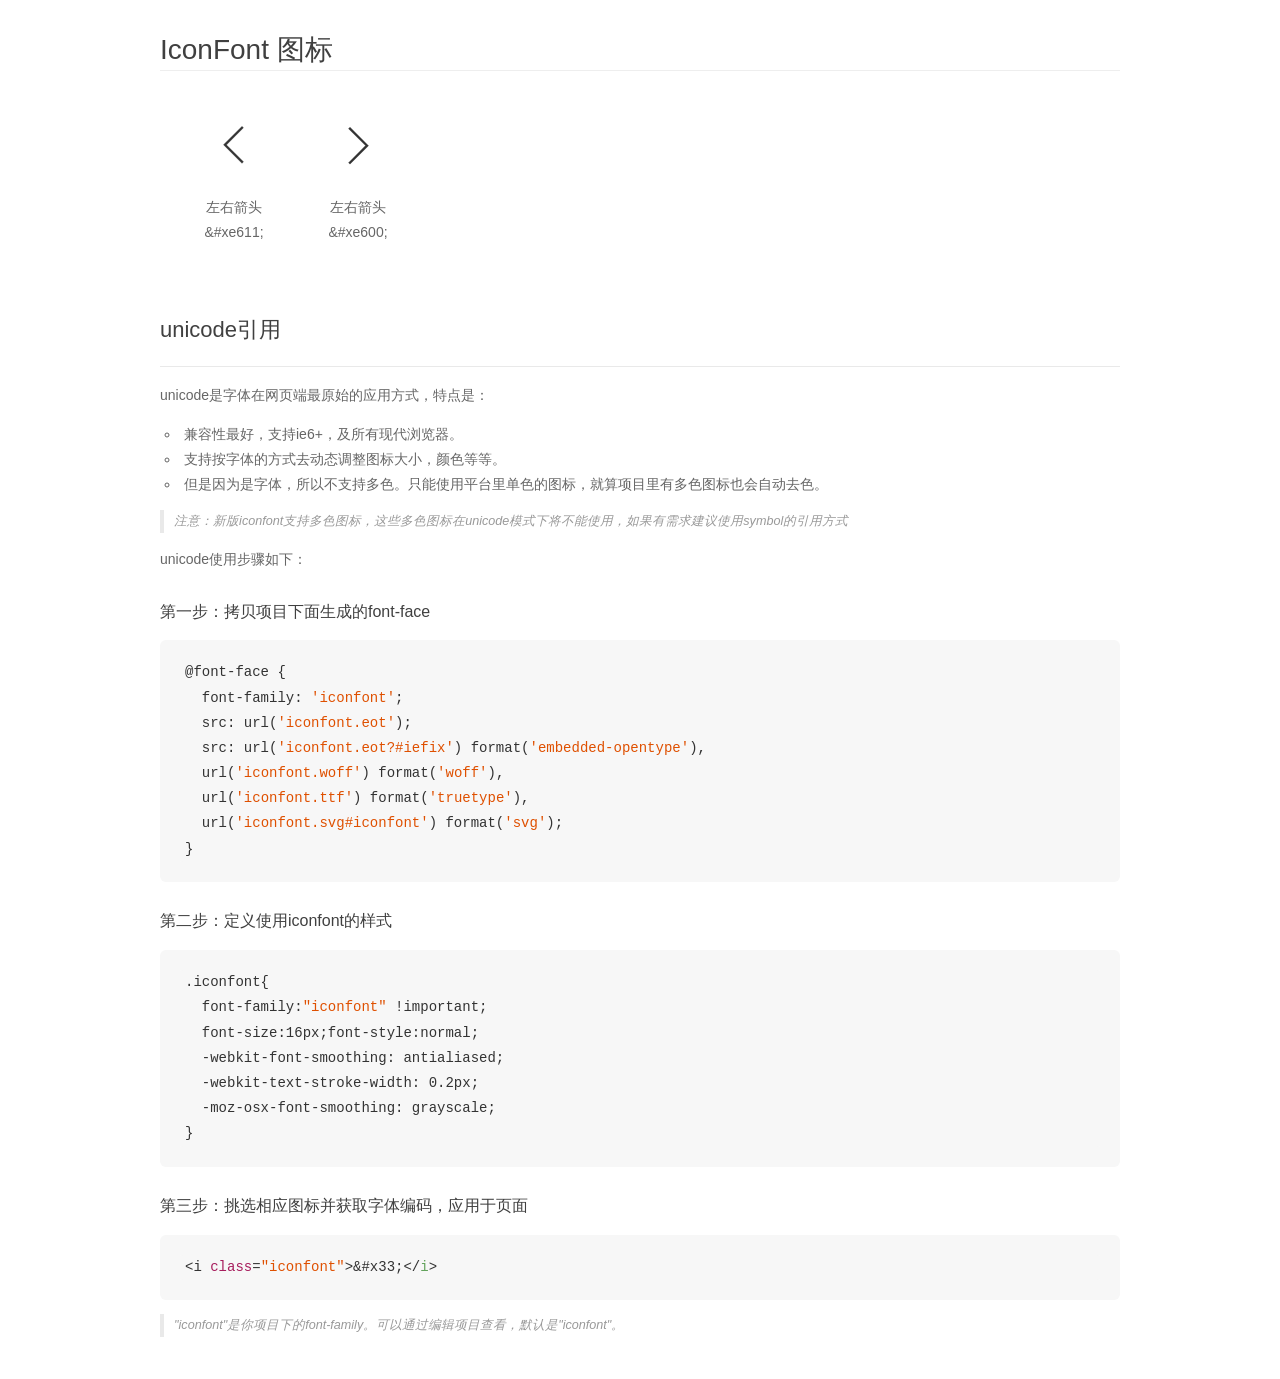
<file: 天猫商城/css/iconfont1/demo_unicode.html>
<!DOCTYPE html>
<html>
<head>
    <meta charset="utf-8"/>
    <title>IconFont</title>
    <link rel="stylesheet" href="demo.css">

    <style type="text/css">

        @font-face {font-family: "iconfont";
          src: url('iconfont.eot'); /* IE9*/
          src: url('iconfont.eot#iefix') format('embedded-opentype'), /* IE6-IE8 */
          url('iconfont.woff') format('woff'), /* chrome, firefox */
          url('iconfont.ttf') format('truetype'), /* chrome, firefox, opera, Safari, Android, iOS 4.2+*/
          url('iconfont.svg#iconfont') format('svg'); /* iOS 4.1- */
        }

        .iconfont {
          font-family:"iconfont" !important;
          font-size:16px;
          font-style:normal;
          -webkit-font-smoothing: antialiased;
          -webkit-text-stroke-width: 0.2px;
          -moz-osx-font-smoothing: grayscale;
        }

    </style>
</head>
<body>
    <div class="main markdown">
        <h1>IconFont 图标</h1>
        <ul class="icon_lists clear">
            
                <li>
                <i class="icon iconfont">&#xe611;</i>
                    <div class="name">左右箭头</div>
                    <div class="code">&amp;#xe611;</div>
                </li>
            
                <li>
                <i class="icon iconfont">&#xe600;</i>
                    <div class="name">左右箭头</div>
                    <div class="code">&amp;#xe600;</div>
                </li>
            
        </ul>
        <h2 id="unicode-">unicode引用</h2>
        <hr>

        <p>unicode是字体在网页端最原始的应用方式，特点是：</p>
        <ul>
        <li>兼容性最好，支持ie6+，及所有现代浏览器。</li>
        <li>支持按字体的方式去动态调整图标大小，颜色等等。</li>
        <li>但是因为是字体，所以不支持多色。只能使用平台里单色的图标，就算项目里有多色图标也会自动去色。</li>
        </ul>
        <blockquote>
        <p>注意：新版iconfont支持多色图标，这些多色图标在unicode模式下将不能使用，如果有需求建议使用symbol的引用方式</p>
        </blockquote>
        <p>unicode使用步骤如下：</p>
        <h3 id="-font-face">第一步：拷贝项目下面生成的font-face</h3>
        <pre><code class="lang-js hljs javascript">@font-face {
  font-family: <span class="hljs-string">'iconfont'</span>;
  src: url(<span class="hljs-string">'iconfont.eot'</span>);
  src: url(<span class="hljs-string">'iconfont.eot?#iefix'</span>) format(<span class="hljs-string">'embedded-opentype'</span>),
  url(<span class="hljs-string">'iconfont.woff'</span>) format(<span class="hljs-string">'woff'</span>),
  url(<span class="hljs-string">'iconfont.ttf'</span>) format(<span class="hljs-string">'truetype'</span>),
  url(<span class="hljs-string">'iconfont.svg#iconfont'</span>) format(<span class="hljs-string">'svg'</span>);
}
</code></pre>
        <h3 id="-iconfont-">第二步：定义使用iconfont的样式</h3>
        <pre><code class="lang-js hljs javascript">.iconfont{
  font-family:<span class="hljs-string">"iconfont"</span> !important;
  font-size:<span class="hljs-number">16</span>px;font-style:normal;
  -webkit-font-smoothing: antialiased;
  -webkit-text-stroke-width: <span class="hljs-number">0.2</span>px;
  -moz-osx-font-smoothing: grayscale;
}
</code></pre>
        <h3 id="-">第三步：挑选相应图标并获取字体编码，应用于页面</h3>
        <pre><code class="lang-js hljs javascript">&lt;i <span class="hljs-class"><span class="hljs-keyword">class</span></span>=<span class="hljs-string">"iconfont"</span>&gt;&amp;#x33;<span class="xml"><span class="hljs-tag">&lt;/<span class="hljs-name">i</span>&gt;</span></span></code></pre>

        <blockquote>
        <p>"iconfont"是你项目下的font-family。可以通过编辑项目查看，默认是"iconfont"。</p>
        </blockquote>
    </div>


</body>
</html>
</file>
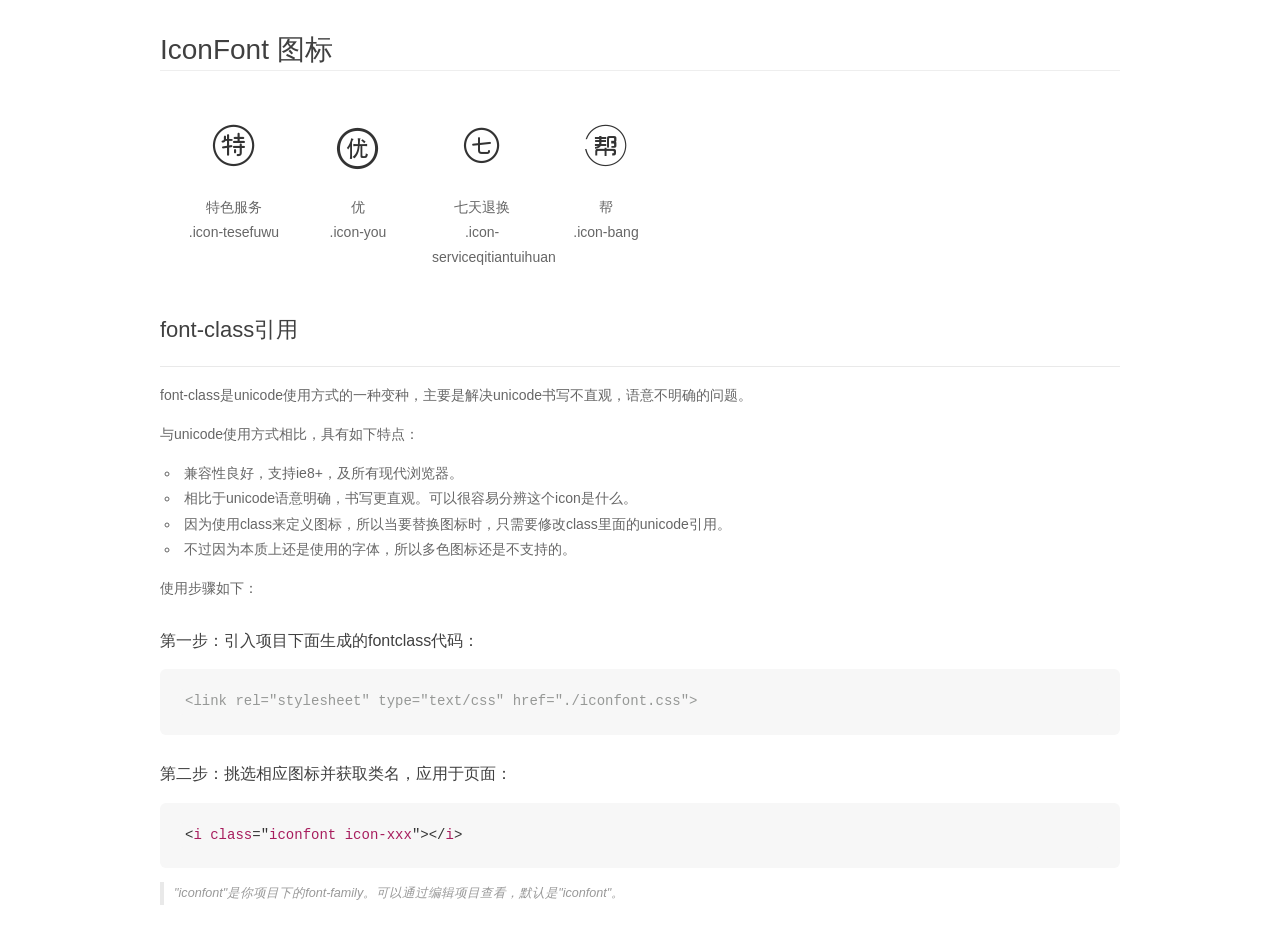
<file: 天猫商城/css/iconfont2/demo_fontclass.html>
<!DOCTYPE html>
<html>
<head>
    <meta charset="utf-8"/>
    <title>IconFont</title>
    <link rel="stylesheet" href="demo.css">
    <link rel="stylesheet" href="iconfont.css">
</head>
<body>
    <div class="main markdown">
        <h1>IconFont 图标</h1>
        <ul class="icon_lists clear">
            
                <li>
                <i class="icon iconfont icon-tesefuwu"></i>
                    <div class="name">特色服务</div>
                    <div class="fontclass">.icon-tesefuwu</div>
                </li>
            
                <li>
                <i class="icon iconfont icon-you"></i>
                    <div class="name">优</div>
                    <div class="fontclass">.icon-you</div>
                </li>
            
                <li>
                <i class="icon iconfont icon-serviceqitiantuihuan"></i>
                    <div class="name">七天退换</div>
                    <div class="fontclass">.icon-serviceqitiantuihuan</div>
                </li>
            
                <li>
                <i class="icon iconfont icon-bang"></i>
                    <div class="name">帮</div>
                    <div class="fontclass">.icon-bang</div>
                </li>
            
        </ul>

        <h2 id="font-class-">font-class引用</h2>
        <hr>

        <p>font-class是unicode使用方式的一种变种，主要是解决unicode书写不直观，语意不明确的问题。</p>
        <p>与unicode使用方式相比，具有如下特点：</p>
        <ul>
        <li>兼容性良好，支持ie8+，及所有现代浏览器。</li>
        <li>相比于unicode语意明确，书写更直观。可以很容易分辨这个icon是什么。</li>
        <li>因为使用class来定义图标，所以当要替换图标时，只需要修改class里面的unicode引用。</li>
        <li>不过因为本质上还是使用的字体，所以多色图标还是不支持的。</li>
        </ul>
        <p>使用步骤如下：</p>
        <h3 id="-fontclass-">第一步：引入项目下面生成的fontclass代码：</h3>


        <pre><code class="lang-js hljs javascript"><span class="hljs-comment">&lt;link rel="stylesheet" type="text/css" href="./iconfont.css"&gt;</span></code></pre>
        <h3 id="-">第二步：挑选相应图标并获取类名，应用于页面：</h3>
        <pre><code class="lang-css hljs">&lt;<span class="hljs-selector-tag">i</span> <span class="hljs-selector-tag">class</span>="<span class="hljs-selector-tag">iconfont</span> <span class="hljs-selector-tag">icon-xxx</span>"&gt;&lt;/<span class="hljs-selector-tag">i</span>&gt;</code></pre>
        <blockquote>
        <p>"iconfont"是你项目下的font-family。可以通过编辑项目查看，默认是"iconfont"。</p>
        </blockquote>
    </div>
</body>
</html>
</file>
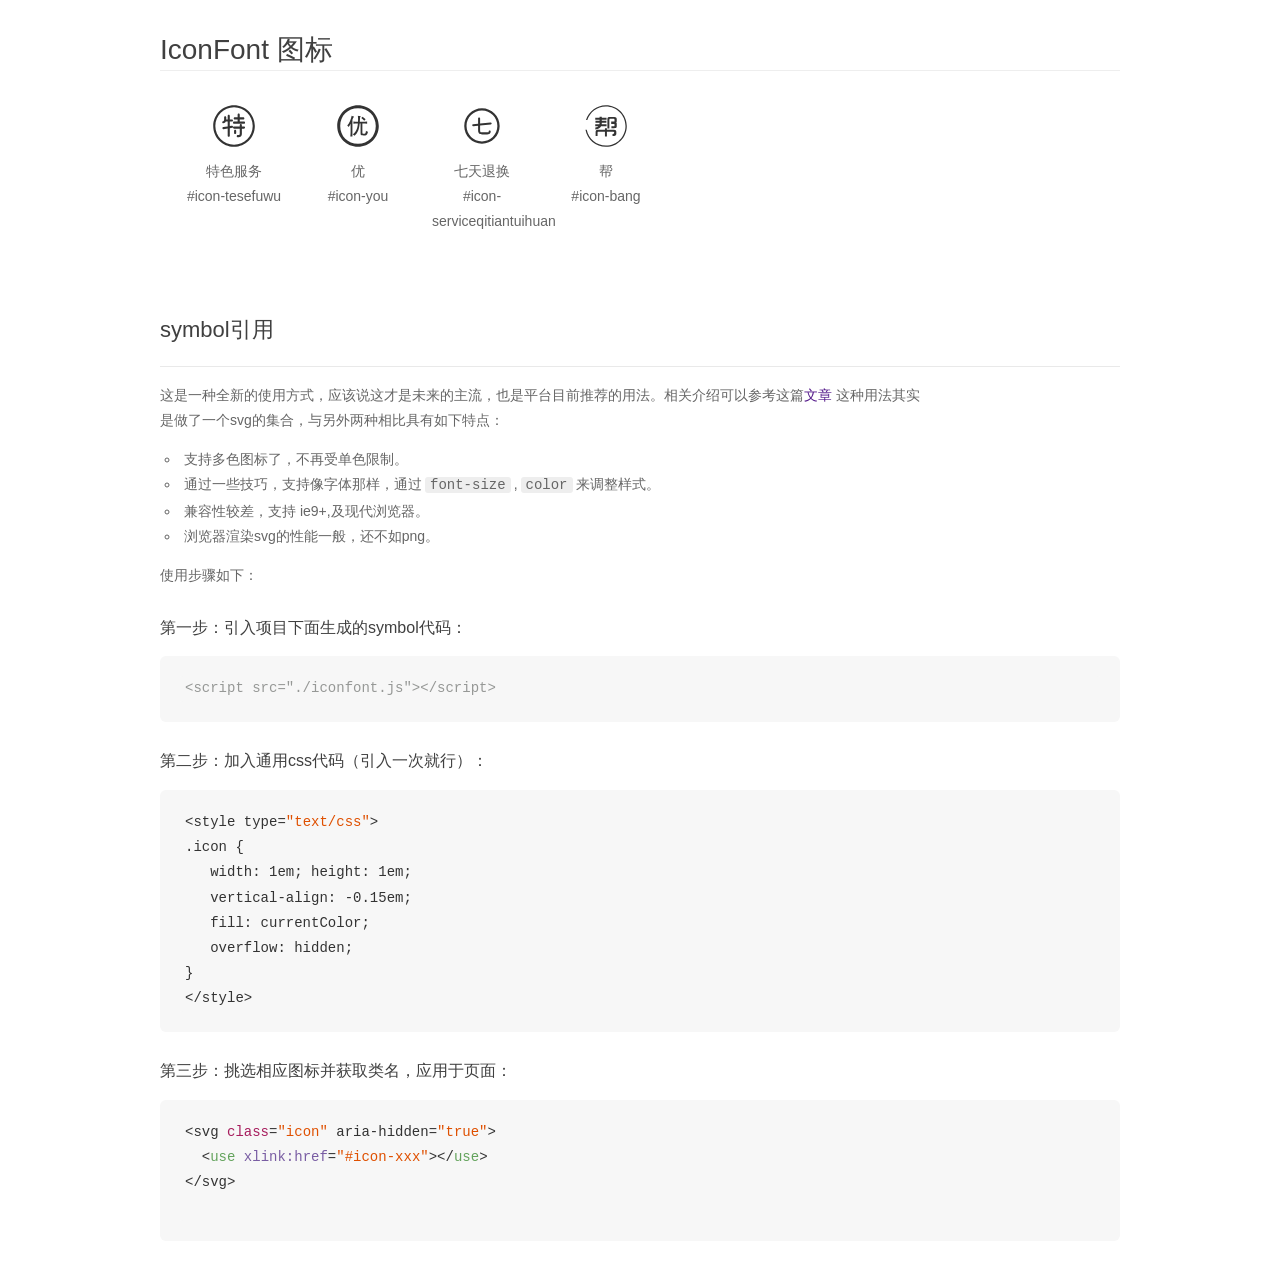
<file: 天猫商城/css/iconfont2/demo_symbol.html>
<!DOCTYPE html>
<html>
<head>
    <meta charset="utf-8"/>
    <title>IconFont</title>
    <link rel="stylesheet" href="demo.css">
    <script src="iconfont.js"></script>

    <style type="text/css">
        .icon {
          /* 通过设置 font-size 来改变图标大小 */
          width: 1em; height: 1em;
          /* 图标和文字相邻时，垂直对齐 */
          vertical-align: -0.15em;
          /* 通过设置 color 来改变 SVG 的颜色/fill */
          fill: currentColor;
          /* path 和 stroke 溢出 viewBox 部分在 IE 下会显示
             normalize.css 中也包含这行 */
          overflow: hidden;
        }

    </style>
</head>
<body>
    <div class="main markdown">
        <h1>IconFont 图标</h1>
        <ul class="icon_lists clear">
            
                <li>
                    <svg class="icon" aria-hidden="true">
                        <use xlink:href="#icon-tesefuwu"></use>
                    </svg>
                    <div class="name">特色服务</div>
                    <div class="fontclass">#icon-tesefuwu</div>
                </li>
            
                <li>
                    <svg class="icon" aria-hidden="true">
                        <use xlink:href="#icon-you"></use>
                    </svg>
                    <div class="name">优</div>
                    <div class="fontclass">#icon-you</div>
                </li>
            
                <li>
                    <svg class="icon" aria-hidden="true">
                        <use xlink:href="#icon-serviceqitiantuihuan"></use>
                    </svg>
                    <div class="name">七天退换</div>
                    <div class="fontclass">#icon-serviceqitiantuihuan</div>
                </li>
            
                <li>
                    <svg class="icon" aria-hidden="true">
                        <use xlink:href="#icon-bang"></use>
                    </svg>
                    <div class="name">帮</div>
                    <div class="fontclass">#icon-bang</div>
                </li>
            
        </ul>


        <h2 id="symbol-">symbol引用</h2>
        <hr>

        <p>这是一种全新的使用方式，应该说这才是未来的主流，也是平台目前推荐的用法。相关介绍可以参考这篇<a href="">文章</a>
        这种用法其实是做了一个svg的集合，与另外两种相比具有如下特点：</p>
        <ul>
          <li>支持多色图标了，不再受单色限制。</li>
          <li>通过一些技巧，支持像字体那样，通过<code>font-size</code>,<code>color</code>来调整样式。</li>
          <li>兼容性较差，支持 ie9+,及现代浏览器。</li>
          <li>浏览器渲染svg的性能一般，还不如png。</li>
        </ul>
        <p>使用步骤如下：</p>
        <h3 id="-symbol-">第一步：引入项目下面生成的symbol代码：</h3>
        <pre><code class="lang-js hljs javascript"><span class="hljs-comment">&lt;script src="./iconfont.js"&gt;&lt;/script&gt;</span></code></pre>
        <h3 id="-css-">第二步：加入通用css代码（引入一次就行）：</h3>
        <pre><code class="lang-js hljs javascript">&lt;style type=<span class="hljs-string">"text/css"</span>&gt;
.icon {
   width: <span class="hljs-number">1</span>em; height: <span class="hljs-number">1</span>em;
   vertical-align: <span class="hljs-number">-0.15</span>em;
   fill: currentColor;
   overflow: hidden;
}
&lt;<span class="hljs-regexp">/style&gt;</span></code></pre>
        <h3 id="-">第三步：挑选相应图标并获取类名，应用于页面：</h3>
        <pre><code class="lang-js hljs javascript">&lt;svg <span class="hljs-class"><span class="hljs-keyword">class</span></span>=<span class="hljs-string">"icon"</span> aria-hidden=<span class="hljs-string">"true"</span>&gt;<span class="xml"><span class="hljs-tag">
  &lt;<span class="hljs-name">use</span> <span class="hljs-attr">xlink:href</span>=<span class="hljs-string">"#icon-xxx"</span>&gt;</span><span class="hljs-tag">&lt;/<span class="hljs-name">use</span>&gt;</span>
</span>&lt;<span class="hljs-regexp">/svg&gt;
        </span></code></pre>
    </div>
</body>
</html>
</file>
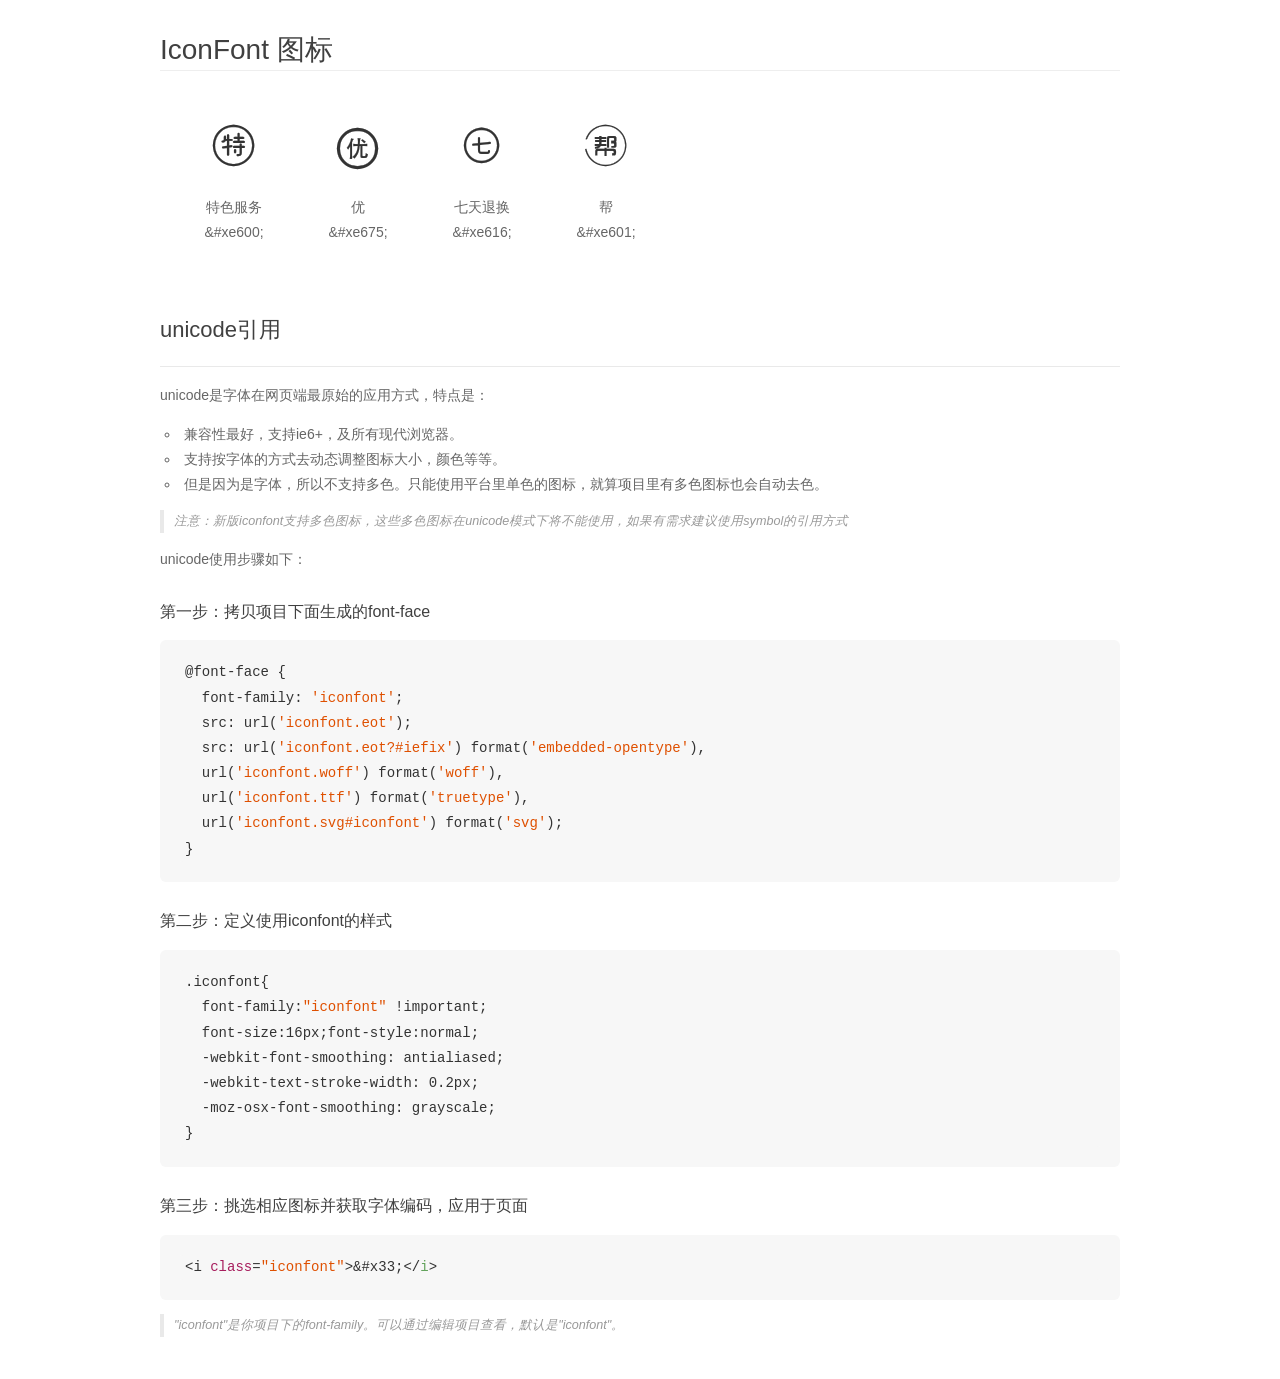
<file: 天猫商城/css/iconfont2/demo_unicode.html>
<!DOCTYPE html>
<html>
<head>
    <meta charset="utf-8"/>
    <title>IconFont</title>
    <link rel="stylesheet" href="demo.css">

    <style type="text/css">

        @font-face {font-family: "iconfont";
          src: url('iconfont.eot'); /* IE9*/
          src: url('iconfont.eot#iefix') format('embedded-opentype'), /* IE6-IE8 */
          url('iconfont.woff') format('woff'), /* chrome, firefox */
          url('iconfont.ttf') format('truetype'), /* chrome, firefox, opera, Safari, Android, iOS 4.2+*/
          url('iconfont.svg#iconfont') format('svg'); /* iOS 4.1- */
        }

        .iconfont {
          font-family:"iconfont" !important;
          font-size:16px;
          font-style:normal;
          -webkit-font-smoothing: antialiased;
          -webkit-text-stroke-width: 0.2px;
          -moz-osx-font-smoothing: grayscale;
        }

    </style>
</head>
<body>
    <div class="main markdown">
        <h1>IconFont 图标</h1>
        <ul class="icon_lists clear">
            
                <li>
                <i class="icon iconfont">&#xe600;</i>
                    <div class="name">特色服务</div>
                    <div class="code">&amp;#xe600;</div>
                </li>
            
                <li>
                <i class="icon iconfont">&#xe675;</i>
                    <div class="name">优</div>
                    <div class="code">&amp;#xe675;</div>
                </li>
            
                <li>
                <i class="icon iconfont">&#xe616;</i>
                    <div class="name">七天退换</div>
                    <div class="code">&amp;#xe616;</div>
                </li>
            
                <li>
                <i class="icon iconfont">&#xe601;</i>
                    <div class="name">帮</div>
                    <div class="code">&amp;#xe601;</div>
                </li>
            
        </ul>
        <h2 id="unicode-">unicode引用</h2>
        <hr>

        <p>unicode是字体在网页端最原始的应用方式，特点是：</p>
        <ul>
        <li>兼容性最好，支持ie6+，及所有现代浏览器。</li>
        <li>支持按字体的方式去动态调整图标大小，颜色等等。</li>
        <li>但是因为是字体，所以不支持多色。只能使用平台里单色的图标，就算项目里有多色图标也会自动去色。</li>
        </ul>
        <blockquote>
        <p>注意：新版iconfont支持多色图标，这些多色图标在unicode模式下将不能使用，如果有需求建议使用symbol的引用方式</p>
        </blockquote>
        <p>unicode使用步骤如下：</p>
        <h3 id="-font-face">第一步：拷贝项目下面生成的font-face</h3>
        <pre><code class="lang-js hljs javascript">@font-face {
  font-family: <span class="hljs-string">'iconfont'</span>;
  src: url(<span class="hljs-string">'iconfont.eot'</span>);
  src: url(<span class="hljs-string">'iconfont.eot?#iefix'</span>) format(<span class="hljs-string">'embedded-opentype'</span>),
  url(<span class="hljs-string">'iconfont.woff'</span>) format(<span class="hljs-string">'woff'</span>),
  url(<span class="hljs-string">'iconfont.ttf'</span>) format(<span class="hljs-string">'truetype'</span>),
  url(<span class="hljs-string">'iconfont.svg#iconfont'</span>) format(<span class="hljs-string">'svg'</span>);
}
</code></pre>
        <h3 id="-iconfont-">第二步：定义使用iconfont的样式</h3>
        <pre><code class="lang-js hljs javascript">.iconfont{
  font-family:<span class="hljs-string">"iconfont"</span> !important;
  font-size:<span class="hljs-number">16</span>px;font-style:normal;
  -webkit-font-smoothing: antialiased;
  -webkit-text-stroke-width: <span class="hljs-number">0.2</span>px;
  -moz-osx-font-smoothing: grayscale;
}
</code></pre>
        <h3 id="-">第三步：挑选相应图标并获取字体编码，应用于页面</h3>
        <pre><code class="lang-js hljs javascript">&lt;i <span class="hljs-class"><span class="hljs-keyword">class</span></span>=<span class="hljs-string">"iconfont"</span>&gt;&amp;#x33;<span class="xml"><span class="hljs-tag">&lt;/<span class="hljs-name">i</span>&gt;</span></span></code></pre>

        <blockquote>
        <p>"iconfont"是你项目下的font-family。可以通过编辑项目查看，默认是"iconfont"。</p>
        </blockquote>
    </div>


</body>
</html>
</file>
<file: 天猫商城/css/index.css>
/*
* @Author: Administrator
* @Date:   2017-08-20 21:12:36
* @Last Modified by:   DELL-PC
* @Last Modified time: 2017-09-19 21:49:34
*/
@import url('base.css');
header{
	width: 100%;
	height: 34px;
	background: #F2F2F2;
	overflow: hidden;
}
main{
	width: 1226px;
	height: 14px;
	margin: 0 auto;
}
main p{ 
	font-size: 14px;
	color: #BCBCBC;
	float: left;
	margin-right: 20px;
}
.denglu{
	font-size: 14px;
	color: #BCBCBC;
	float: left;
	display: block;
	margin-right: 20px;
}
.zhuce{
	font-size: 14px;
	color: #BCBCBC;
	display: block;
	float: left;

}
.right{
	width: 670px;
	height: 14px;
	float: right;
}
.right li{
	float: left;
	margin-right: 20px;
}
.right li a{
	font-size: 14px;
	color: #BCBCBC;
}
.right li a:hover{
	color: #FF0036;
	text-decoration: underline;
}
.right .right1{
	margin-right: 0	;
}
.right li img{
	margin-top: 5px;
	float: left;
}
.right li .img1{
	float: right;
	margin-top: 12px;
}
/* 搜索 */
.sou{
	width:100%;
	height: 130px;
}
.tian{
	width: 1226px;
	height: 100%;
}
.tian1{
	display: block;
	float: left;
}
.sou1{
	width: 628px;
	height: 40px;
	margin-top: 45px;
	margin-left: 80px;
	float: left;
}
.sou2{
	width: 626px;
	height: 36px;
	border: 1px solid #FF0036;
}
.sou2 input{
	width: 485px;
	padding: 0px 0 0px 5px;
	border: none;
	outline: none;
	font-size: 16px;
	line-height: 36px;
}
.sou2 p{
	line-height: 36px;
	float: left;
}
.sou3{
	width: 132px;
	height: 36px;
	background: #FF0036;
	float: right;
}
.sou3 a{
	font-size: 20px;
	line-height: 36px;
	color: #fff;
	display: block;
	margin-left: 45px;
}
.sou4{
	width: 100%;
	height: 31px;
}
.sou4 li{
	float: left;
	border-right: 1px solid #CCCCCC;
	margin-top: 5px;
	margin-right: 12px;
	padding-right: 12px;
}
.sou4 li:last-child{
	border-right: none;
}
.sou4 li a{
	font-size: 14px;
	color: #999999;
}
.sou4 .sou4-2{
	color: #FF0036;
}
.sou4 li .sou4-1{
	border-right:0;
	color: #FF0036;
}
nav{
	width: 100%;
	height: 36px;
	background: #FF0036;
}
.nav{
	width: 1226px;
	height: 100%;
	margin: 0 auto;
}
.nav img{
	float: left;
}
.nav1{
	width: 934px;
	height: 100%;
	float: left;
}
.nav1 img{
	float: left;
	height: 36px;
}

.nav1 li{
	float: left;
	margin-left: 25px;
	position: relative;
	/* overflow: hidden; */
}
.nav1 .nav1-1{
	margin-left: 0;
}
.nav1 li a{
	font-size: 16px;
	line-height: 36px;
	color: #fff;
}
.nav1 li .maodonghua{
	background: url('../img/donghuamaotou.png') no-repeat;
	background-size: 40px 15px;
	display: block;
	position: absolute;
	width: 60px;
	height: 20px;
	top: 0px;
	left: 20%;
	opacity: 0;
	transition: all 0.3s;
}
.nav1 li:hover .maodonghua{
	opacity: 1;
	transform: translateY(-10px);
}
.nav1 li .donghua{
	background: url('../img/donghuamaotou.png') no-repeat;
	background-size: 40px 15px;
	display: block;
	position: absolute;
	width: 60px;
	height: 20px;
	top: 0px;
	left: 50%;
	opacity: 0;
	transition: all 0.3s;
}
.nav1 li:hover .donghua{
	opacity: 1;
	transform: translateY(-10px);
}
.nav2{
	width: 124px;
	height: 18px;
	background: url('../img/9.png') no-repeat;
	background-size: 124px 18px;
	position: absolute;
	top: -18px;
	left: 0px;
}
.nav1 li:hover .nav2{
	top: 0px;
}
/* 轮播 */
.ban{
	width: 100%;
	height: 500px;
	position: relative
}
.ban2{
	width: 100%;
	height: 500px;
	margin: 0 auto;
	position: relative;
}
.ban2 .imglist{
	width: 100%;
	height: 100%;
	margin: 0 auto;
	position: relative;
}
.ban2 .imglist .banner1-left{
	width: 30px;
	height: 62px;
	background: rgba(0, 0, 0, 0.5);
	position: absolute;
	top: 50%;
	margin-top: -31px;
	left: 262px;
	cursor: pointer;
}
.banner1-left i{
	font-size: 30px;
	color: rgba(255, 255, 255, 0.5);
	text-align: center;
	line-height: 62px;
}
.ban2 .imglist .banner1-right{
	width: 30px;
	height: 62px;
	background: rgba(0, 0, 0, 0.5);
	position: absolute;
	top: 50%;
	margin-top: -31px;
	right: 60px;
	cursor: pointer;
}
.banner1-left i{
	font-size: 30px;
	color: rgba(255, 255, 255, 0.5);
	text-align: center;
	line-height: 62px;
}
.banner1-right i{
	font-size: 30px;
	color: rgba(255, 255, 255, 0.5);
	text-align: center;
	line-height: 62px;
}
.ban2 ul li{
	width: 100%;
	height: 100%;
	position: absolute;
	display: none;
}
.ban2 ul li:first-child{
	display: block;
}
.ban2 ul li .banner-left1{
	width: 60px;
	height: 500px;
	background: #E8E8E8;
	float: left;
}
.ban2 ul li .banner-right1{
	width: 60px;
	height: 500px;
	background: #E8E8E8;
	float: right;
}
.ban2 ul li .banner-left2{
	width: 60px;
	height: 500px;
	background: #FFDEE5;
	float: left;
}
.ban2 ul li .banner-right2{
	width: 60px;
	height: 500px;
	background: #FFDEE5;
	float: right;
}
.ban2 ul li .banner-left3{
	width: 60px;
	height: 500px;
	background: #E8E8E8;
	float: left;
}
.ban2 ul li .banner-right3{
	width: 60px;
	height: 500px;
	background: #E8E8E8;
	float: right;
}
.ban2 ul li .banner-left4{
	width: 60px;
	height: 500px;
	background: #8A30E1;
	float: left;
}
.ban2 ul li .banner-right4{
	width: 60px;
	height: 500px;
	background: #8A30E1;
	float: right;
}
.ban2 ul li .banner-left5{
	width: 60px;
	height: 500px;
	background: #3174C2;
	float: left;
}
.ban2 ul li .banner-right5{
	width: 60px;
	height: 500px;
	background: #3174C2;
	float: right;
}
.ban2 ul li .banner-left6{
	width: 60px;
	height: 500px;
	background: #920829;
	float: left;
}
.ban2 ul li .banner-right6{
	width: 60px;
	height: 500px;
	background: #920829;
	float: right;
}
.ban2 >ul> li> a{
	display: block;
	width: 1230px;
	height: 100%;
	position: absolute;
	top: 0;
	left: 60px;
}
.ban2 >ul>li>a>img{
	display: none;
	width: 100%;
	height: 100%;
}
.ban2>ul >li> a >img:first-child{
	display: block;
}
.ban5{
	width: 260px;
	height: 26px;
	position: absolute;
	bottom: 20px;
	left: 600px;
}
.ban5 li{
	width: 22px;
	height: 22px;
	float: left;
	margin-right: 20px;
	border-radius: 50%;
	background: #A2A2A2;
	cursor: pointer;
}
.ban5 li:first-child{
	background: #F1F1F1;
}
.ban4{
	width: 200px;
	height: 500px;
	background: rgba(0, 0, 0, 0.6);
	position: absolute;
	top: 0;
	left: 62px;
}
.ban4 li{
	width: 190px;
	height: 31.25px;
	font-size: 10px;
	padding-left: 10px;
	/* margin-left: 14px; */
}
.ban4 li a{
	display: block;
	color: #fff;
	font-size: 14px;
	font-weight: 600;
	line-height: 31.25px;
	width: 200px;
	height: 31.25px;
}
.ban4 > li > ul.item{
	width: 830px;
	height: 500px;
	position: absolute;
	left: 200px;
	top: 0;
	background: #fff;
	display: none;
	z-index: 9999;
}
.ban4 > li > ul.block{
	display: block;
}
.ban4 li:hover{
	background: white;
}
.ban4 li:hover #leiming{
	color: #E54077;
}

.ban4 li:hover #leiming1{
    color: #5FB1FD;
}
.ban4 li:hover #leiming2{
    color: blue;
}
.ban4 li:hover #leiming3{
    color: #ff6700;
}


/* .ban5 li:hover{
	background: #F1F1F1;
} */
/* bo */
.bo{
	width: 100%;
	height: 496px;
	background: #F5F5F5;
	overflow: hidden;
}
.bo1{
	width: 1230px;
	height: 436px;
	margin: 0 auto;
	margin-top: 60px;
	background: #F5F5F5;
}
.bo2{
	width: 488px;
	height: 436px;
	float: left;
}
.logobox{
	width: 731px;
	height: 435px;
	float: left;
	background: yellow;
	margin-left: 11px;
}
.logobox li{
	width: 121px;
	height: 108px;
	background: white;
	float: left;
	border-right: 1px solid #f5f5f5;
	border-bottom: 1px solid #f5f5f5;
	position: relative;
}
.logobox li:nth-child(6n){
	border-right: 0px;
}
.logobox li:nth-child(18)~li{
	border-bottom: 0px;
}
.logobox li img{
	display: block;
	width: 60px;
	height: 54px;
	margin-left: 30px;
	margin-top: 27px;
}
.zhezhao{
	width: 121px;
	height: 108px;
	background: rgba(0, 0, 0, 0.6);
	position: absolute;
	left: 0;
	bottom: 0;
	opacity: 0;
	transition: all 1s;
	overflow: hidden;
}
.logobox li:hover .zhezhao{
	opacity: 1;
}
.top-jiage{
	width: 121px;
	height: 20px;
	/* background: red; */
	margin-top:5px; 
}
.center-jiage{
	width: 121px;
	height: 20px;
/* 	background: red; */
	margin-top: 10px;
	font-size: 12px;
	text-align: center;
	line-height: 20px;
	color: white;
}
.bottom-jiage{
	width: 61px;
	height: 20px;
	background: red;
	margin-top: 5px;
	border-radius: 20px;
	margin-left: 30px;
	font-size: 12px;
	text-align: center;
	line-height: 20px;
}
.bottom-jiage a{
	color: white;
}
.beijin{
	width: 100%;
	height: 100%;
	background: #f5f5f5;
}
.jianxi1{
	width: 100%;
	height: 30px;
	background: #f5f5f5;
}
.chaoliu{
	width: 1230px;
	height: 480px;
	background: #f5f5f5;
	margin: 0 auto;
	/* margin-top: 30px; */
}
.chaoliu-box li{
	width: 238px;
	height: 481px;
	background: white;
	margin-left: 10px;
	float: left;
}
.chaoliu-box li:first-child{
	margin-left: 0px;
}
.top{
	width: 238px;
	height: 40px;
	background:#FF0036;
	overflow: hidden;
}
.kuang{
	width: 120px;
	height: 22px;
	/* background: pink; */
	margin-left: 69px;
	margin-top: 9px;
}
.kuang a{
	display: block;
	font-size: 20px;
	color: white;
	font-weight: 700;
}
.center{
	width: 238px;
	height: 220px;
	background: white;
	overflow: hidden;
}
.neikuan10{
	width: 200px;
	height: 210px;
	background: white;
	margin-left: 19px;
	margin-top: 10px;
	border-bottom: 1px solid #eeeeee;
	overflow: hidden;
}
.bigwenzi{
	width: 200px;
	height: 22px;
/* 	background: white; */
	margin-top: 13px;
	font-size: 22px;
	line-height: 22px;
	text-align: center;
}
.bigwenzi .biaotiwenzi{
	color: #000000;
}

.smallwenzi{
	width: 200px;
	height: 15px;
	/* background: white; */
	margin-top: 5px;
	font-size: 15px;
	text-align: center;
	line-height: 15px;
}
.smallwenzi .biaotiwenzixiao{
	color: #888888;
}
.img-box{
	width: 144px;
	height: 144px;
	background: #F8F8F8;
	margin-left: 28px;
	border-radius: 50%;
	margin-top: 5px;
/* 	overflow: hidden; */
}
.img-box .img-tu{
	display: block;
	width: 140px;
	height: 140px;
	margin: 0 auto;
/* 	border-radius: 50%; */
	transition: all 0.2s;
}
.img-box .img-tu:hover{
	transform: scale(1.1, 1.1);
	transition: all 0.2s;
}
.bottom{
	width: 238px;
	height: 220px;
/* 	background: white; */
	overflow: hidden;
}
.neikuan11{
	width: 200px;
	height: 205px;
	background: white;
	margin-left: 19px;
	margin-top: 10px;
	overflow: hidden;
}
.bigwenzi1{
	width: 200px;
	height: 22px;
	/* background: white; */
	margin-top: 10px;
	font-size: 22px;
	line-height: 22px;
	text-align: center;
}
.bigwenzi1 .biaotiwenzi1{
	color: #000000;
}

.guanggao{
	width: 1230px;
	height: 90px;
	background: white;
   /*  border-top: 10px solid # */
	margin: 0 auto;
	margin-top: 10px;
}
.guanggao .guanggao1{
	display: block;
	width: 1230px;
	height: 90px;
}
.meilirenshengwenzi{
	width: 1230px;
	height: 60px;
/* 	background: red; */
	margin: 0 auto;
	overflow: hidden;
}
.meiliwenzi-left{
	width: 5px;
	height: 20px;
	background: #EA5F8D;
	float: left;
	margin-top: 30px;
}
.meiliwenzi-center{
	width: 80px;
	height: 20px;
	/* background: white; */
	float: left;
	margin-top: 30px;
	margin-left: 10px;
	font-size: 20px;
	color:#000000;
	line-height: 20px;
	text-align: center; 
}
.meilirensheng-center1{
	width: 137px;
	height: 18px;
	/* background: white; */
	float: left;
	margin-top: 36px;
	margin-left: 10px;
	font-size: 14px;
	color:#000000;
	line-height: 18px;
	text-align: center; 
}
.meiliwenzi-right{
	width: 615px;
	height: 18px;
	/* background: white; */
	float: right;
	margin-top: 36px;
	/* font-size: 14px;
	color:#000000;
	line-height: 18px;
	text-align: center;  */
}
.meiliwenzi-right li{
	height: 18px;
	margin-left: 25px;
	font-size: 14px;
	float: left;
	line-height: 18px;
}
.meiliwenzi-right li a{
	color: #000000;
}
#xiahuaxian{
	color: #424242;
}
#xiahuaxian:hover{
	color: #000000;
	border-bottom: 1px solid #000000;
}
.zhuti-box{
	width: 1230px;
	height: 441px;
	background: white;
	margin: 0 auto;
}
.zhuti-box li{
	width: 245px;
	height: 100%;
	background: white;
	float: left;

}

.zhuti-box li:nth-child(2){
	border-right:1px solid #F5F5F5; 
}
.zhuti-box li:nth-child(3){
	border-right:1px solid #F5F5F5; 
}
.zhuti-box li:nth-child(4){
	border-right:1px solid #F5F5F5; 
}
.zhuti-box li .zhuti-top{
	width: 245px;
	height: 220px;
	background: white;
	border-bottom: 1px solid #F5F5F5;
	overflow: hidden;
}
.zhutidazi{
	width: 220px;
	height: 24px;
	background: white;
	margin-top: 25px;
	font-size: 18px;
	line-height: 24px;
}
.zhutidazi .chuyou{
	color: #000000;
	margin-left: 26px;
}
.zhutixiaozi{
	width: 220px;
	height: 18px;
	background: white;
	font-size: 14px;
	line-height: 18px;
}
.zhutixiaozi .fengzi{
	color: #EA5F8D;
	margin-left: 26px;
}
.tupianhezi{
	width: 154px;
	height: 154px;
	background: white;
	margin-left: 90px;
}
.tupianhezi .zhutiphoto{
	display: block;
	width: 154px;
	height: 154px;
	transition: all 0.2s;
}
.tupianhezi .zhutiphoto:hover{
	transform: translateX(-2px);
}
.zhuti-box li .zhuti-bottom{
	width: 245px;
	height: 220px;
	background: white;
	overflow: hidden;
}
.zhuti-box li .right-top{
	width: 249px;
	height: 146px;
	background: white;
	border-bottom: 1px solid #f5f5f5;
	overflow: hidden;
	
}
.zhuti-box li .right-top .xiaotu{
	width: 100px;
	height: 81px;
	background: white;
	margin-left: 149px;
}
.zhuti-box li .right-top .xiaotu .xiaotu1{
	display: block;
	width: 100px;
	height: 81px;
	transition: all 0.2s;
}
.zhuti-box li .right-top .xiaotu .xiaotu1:hover{
	transform: translateX(-2px);
}
.zhuti-box li .right-bottom{
	width: 249px;
	height: 147px;
	background: white;
	overflow: hidden;
}
.zhuti-box li .right-bottom .xiaotu{
	width: 100px;
	height: 81px;
	background: white;
	margin-left: 149px;
}
.zhuti-box li .right-bottom .xiaotu .xiaotu1{
	display: block;
	width: 100px;
	height: 81px;
	transition: all 0.2s;
}
.zhuti-box li .right-bottom .xiaotu .xiaotu1:hover{
	transform: translateX(-2px);
}
.zhuti-box li .zhuti-lefttu{
	width: 246px;
	height: 330px;
	background: green;
	position: relative;

}
.zhuti-box li .zhuti-lefttupian{
	display: block;
	width: 246px;
	height: 330px;	

}
.zhezhao2{
	width: 246px;
	height: 330px;
	background: rgba(255, 255, 255, 0.3);
	position: absolute;
	left: 0;
	bottom: 0;
	opacity: 0;
	transition: all 0.6s;
	opacity: 0;
}
.zhuti-box li .zhuti-lefttu .zhezhao2:hover{
	opacity: 1;
}
.zhezhao3{
	width: 246px;
	height: 30px;
	background: rgba(255, 255, 255, 0.6); 
	position: absolute;
	left: 0;
	bottom: 0;
	text-align: center;
}
.zhezhao3 a{
	line-height: 30px;
/* 	text-align: center; */
	font-size: 14px;
	color: #0F0F0F;
}
.zhuti-box li:hover .zhezhao3 a{
	color: #F5437E;
}
.zhuti-box li .zhutixia{
	width: 246px;
	height: 110px;
	background: #EA5F8D;
	overflow: hidden;
}
.zhutixia .dazi{
	width: 246px;
	height: 33px;
	background: #EA5F8D;
	margin-top: 20px;
	font-size: 22px;
	line-height: 33px;
	text-align: center;
	font-weight: 700;
}
.zhutixia .dazi .cuti{
	color: #ffffff;
}
.zhutixia .xiaozi{
	width: 246px;
	height: 27px;
/* 	background: red; */
	font-size: 18px;
	text-align: center;
	line-height: 27px;
}
.zhutixia .xiaozi .xiti{
	color: #ffffff;
}
.zhutixia .maotou01{
	width: 246px;
	height: 30px;
	/* background: blue; */
	margin: 0 auto;
}
.zhutixia .maotou01 .maotou02{
	width: 246px;
	height: 30px;
}
/* .zhutixia .maotou .maotoutupian{
	display: block;
	width: 246px;
	height: 30px;
	background:  #EA5F8D;
} */
/* 居家开始 */
.jiajuwenzi-left{
	width: 5px;
	height: 20px;
	background: #64C333;
	float: left;
	margin-top: 30px;
}
.jiajurensheng-center1{
	width: 143px;
	height: 18px;
	/* background: white; */
	float: left;
	margin-top: 36px;
	margin-left: 10px;
	font-size: 14px;
	color:#000000;
	line-height: 18px;
	text-align: center; 
}
.jiajuwenzi-right{
	width: 740px;
	height: 18px;
	/* background: white; */
	float: right;
	margin-top: 36px;
	/* font-size: 14px;
	color:#000000;
	line-height: 18px;
	text-align: center;  */
}
.jiajuwenzi-right li{
	height: 18px;
	margin-left: 25px;
	font-size: 14px;
	float: left;
	line-height: 18px;
}
.jiajuwenzi-right li a{
	color: #000000;
}
/* 居家结束 */
/* 猜你喜欢开始 */
.cainixihuanbiaoti{
	width: 1230px;
	height: 73px;
	background: white;
	margin: 0 auto;
}
.cai-top{
	color: #666;
	text-align: center;
	line-height: 73px;
	height: 43px;
}
.cai-top span{
	position: relative;
}
.cai-top span i{
	color: red;
}
.cai-top span::before{
	position: absolute;
	left: -38px;
	content: '';
	width: 30px;
	height: 1px;
	background-color: #979797;
	top: 12px;
}
.cai-top span::after{
	position: absolute;
	left: -38px;
	content: '';
	width: 30px;
	height: 1px;
	background-color: #979797;
	top: 12px;
}
.xihuan-box{
	width: 1230px;
	height: 652px;
	background: #F5F5F5;
	margin: 0 auto;   
}
.xihuan-box li{
	width: 240.4px;
	height: 319px;
	background: #ffffff;
	float: left;
	margin-right: 7px;
	margin-bottom: 14px;
	position: relative;
}
.xihuan-box li .xihuan-zhezhao{
	display: block;
	width: 240.4px;
	height: 319px;
	background: rgba(245, 245, 245, 0.3);
	position: absolute;
	left: 0;
	bottom: 0;
	opacity: 0;
	transition: all 0.2s;
	outline: 1px solid #FF0036;
}
.xihuan-box li:hover .xihuan-zhezhao{
	opacity: 1;
}
/* .xihuan-box li .liwai{
	margin-right: 0px;
} */
.xihuan-box li:nth-child(5n){
	margin-right: 0;
}
.xihuan-box li .xihuantupian{
	width: 235px;
	height: 235px;
	/* background: blue; */
	margin-left: 3px;
}
.xihuan-box li .xihuantupian .img-xihuan{
	display: block;
	width: 235px;
	height: 235px;
}
.xihuan-box li .xihuanmiaoshu{
	width: 211px;
	height: 53px;
	background: #ffffff;
	margin: 0 auto;
	font-size: 13px;
	text-align: center;
	line-height: 20px;
	overflow: hidden;
}
.xihuan-box li .xihuanmiaoshu .xihuanwenzi{
	display: block;
	color: #666666;
	margin-top: 10px;
}
.xihuan-box li .xihuanjiaqian{
	width: 211px;
	height: 31px;
	background: #ffffff;
	margin: 0 auto;
}
.xihuan-box li .xihuanjiaqian .jutijiage{
	display: block;
	color: #FF0087;
	margin-left: 4px;
}
/* 猜你喜欢结束 */
/* 底部开始 */
.end-logo{
	width: 1226px;
	height: 69px;
	background: #f5f5f5;
	margin: 0 auto;
	padding-top: 25px;
}
.endlogo-box{
    width: 81px;
    height: 45px;
  /*   background: white; */
    margin: 0 auto;  
}
.kefu-tongbox{
	width: 100%;
	height: 565px;
	background: white;
	border-top: 1px solid #D1D7DC;
	position: relative;
}
.maotou{
	width: 70px;
	height: 23px;
	/* background: yellowgreen; */
	position: absolute;
	/* top: 0;
	bottom: 0;
	margin-top: auto;
	margin-bottom: auto; */
	left: 140px;
	bottom: 235px;	
}
.maotou img{
	width: 70px;
	height: 23px;
}
.kefu-box{
	width: 1226px;
	height: 330px;
	background: white;
	margin: 0 auto;
}
.kefu-box ul{
	width: 1226px;
	height: 140px;
	background: white;
	margin: 0 auto;
	overflow: hidden;
}
.kefu-box ul li{
	width: 297px;
	height: 100px;
	background: white;
	float: left;
	margin-left: 8px;
	margin-top: 20px;
}
.kefu-box ul li a{
	display: block;
	width: 222px;
	height: 57px;
	background: white;
	margin: 20px auto;
}
.kefu-box ul li i{
	font-size: 50px;
	margin-left: 10px;
	margin-top: 2px;
	color: #FE0E4D;
	float: left;
}
.kefu-box ul li .pinzhibaozheng{
	width: 120px;
	height: 20px;
	background: white;
	float: left;
	margin-top: 5px;
	font-size: 16px;
	color: #292929;
	line-height: 20px;
}
.kefu-box ul li .pinzhibaozheng1{
	width: 140px;
	height: 20px;
	background: white;
	margin-top: 2px;
	float: left;
	font-size: 14px;
	color: #999999;
	line-height: 20px;
}
.yiduiwenzi{
	width: 1226px;
	height: 190px;
	/* background: red; */
	margin: 0 auto;
	overflow: hidden;
	border-top: 1px solid #EDEDED;
}
.yiduiwenzi li{
	width: 195px;
	height: 160px;
	background: white;
	margin-top: 29px;
	float: left;
	padding-left: 50px;
	position: relative;
}
/* .maotou{
	width: 70px;
	height: 23px;
	background: yellowgreen;
	position: absolute;
	top: 0;
	bottom: 0;
	margin-top: auto;
	margin-bottom: auto;
	left: 12px;
	z-index: 999;
} */
.yiduiwenzi li .biaoti{
	font-size: 18px;
	font-weight: 600;
	color: #646464;
}
.yiduiwenzi li a{
	font-size: 11px;
	color: #929292;
}
.yiduiwenzi li .erweimabox{
	width: 105px;
	height: 105px;
	background: red;
}
.yiduiwenzi li .erweimabox .erweima{
	display: block;
	width: 105px;
	height: 105px;
}

.last-bigbox{
	width: 100%;
	height: 235px;
	background: #000000;
	border-top: 1px solid #FF0036;
}
.nei-box{
	width: 1226px;
	height: 100%;
	background: black;
	margin: 0 auto;
}
.nei-box ul{
	width: 1190px;
	height: 35px;
	background: black;
	margin-left: 33px;
}
.nei-box ul li{
	height: 35px;
	margin-right: 6px;
	float: left;
	line-height: 35px;
	font-size: 12px;
}
.nei-box ul li a{
	color: #FFFFFF;
}
.nei-box .list-2{
	width: 1190px;
	height: 35px;
	background: black;	
}
.nei-box .list-2 li{
	height: 35px;
	float: left;
	margin-right: 7px;
}
.nei-box .list-2 li span{
	color: #FFFFFF;
}
.nei-box .list3{
	width: 1190px;
	height: 35px;
	background: black;	
}
.nei-box .list3 .lianxi{
	height: 35px;
	float: left;
	margin-right: 69px;
}
.nei-box .list3 .lianxi .lianxi1{
	color: #999999;
}
.nei-box .list3 .lianxi .lianxi2{
	color: #999999;
}
.nei-box .bianhao{
	width: 1190px;
	height: 35px;
	background: black;	
}
.nei-box .bianhao #bianhao1{
	height: 35px;
	float: left;
	margin-right: 69px;
	/* background: black; */	
}
.nei-box .bianhao #bianhao1 .jinhui1{
	display: block;
	width: 20px;
	height: 20px;
	margin-top: 8px;
	float: left;
	/* background:; */
}
.nei-box .bianhao #bianhao1 .bianhao2{
	color: #999999;
}
.nei-box .bianhao #bianhao1 .lianxi2{
	color: #999999;
}
.nei-box .banquansuoyou{
	width: 1190px;
	height: 35px;
	background: black;
}
.nei-box .banquansuoyou .banquan{
	color: #999999;
}
.nei-box .tupian-box{
	width: 1190px;
	height: 30px;
	background: black;
}
.nei-box .tupian-box .tupianhezi{
	width: 73px;
	height: 30px;
}
.nei-box .tupian-box .tupianhezi2{
	display: block;
	width: 80px;
	height: 30px;
	margin-right: 20px;
	/* background: red; */
}
.nei-box .tupian-box .tupianhezi2 .tupianhezi3{
	width: 73px;
	height: 30px;
}
/* 底部结束 */
</file>
<file: 天猫商城/css/iconfont/iconfont.css>
@font-face {font-family: "iconfont";
  src: url('iconfont.eot?t=1503341831038'); /* IE9*/
  src: url('iconfont.eot?t=1503341831038#iefix') format('embedded-opentype'), /* IE6-IE8 */
  url('iconfont.woff?t=1503341831038') format('woff'), /* chrome, firefox */
  url('iconfont.ttf?t=1503341831038') format('truetype'), /* chrome, firefox, opera, Safari, Android, iOS 4.2+*/
  url('iconfont.svg?t=1503341831038#iconfont') format('svg'); /* iOS 4.1- */
}

.iconfont {
  font-family:"iconfont" !important;
  font-size:16px;
  font-style:normal;
  -webkit-font-smoothing: antialiased;
  -moz-osx-font-smoothing: grayscale;
}

.icon-nanzhuang:before { content: "\e600"; }

.icon-shouji:before { content: "\e621"; }

.icon-222222225:before { content: "\e60d"; }

.icon-chuju1:before { content: "\e660"; }

.icon-huazhuangpin:before { content: "\e60f"; }

.icon-jiajujiancai:before { content: "\e616"; }

.icon-qiche:before { content: "\e648"; }

.icon-shouji1:before { content: "\e633"; }

.icon-nvzhuang:before { content: "\e60a"; }

.icon-mian:before { content: "\e68b"; }

.icon-feiji:before { content: "\e63c"; }

.icon-mianbaoxiankuai:before { content: "\e74f"; }

.icon-tushuyinxiang:before { content: "\e86d"; }

.icon-23234234234:before { content: "\e601"; }

.icon-xinxing-xiankuang:before { content: "\e603"; }

.icon-jiadian:before { content: "\e618"; }

.icon-muying:before { content: "\e664"; }

.icon-yingtao:before { content: "\e612"; }

.icon-nanzhuangnvzhuang:before { content: "\e64e"; }

.icon-nannvxie:before { content: "\e650"; }

.icon-jiafangjiashi:before { content: "\e652"; }
</file>
<file: 天猫商城/css/iconfont2/iconfont.css>
@font-face {font-family: "iconfont";
  src: url('iconfont.eot?t=1503411027220'); /* IE9*/
  src: url('iconfont.eot?t=1503411027220#iefix') format('embedded-opentype'), /* IE6-IE8 */
  url('iconfont.woff?t=1503411027220') format('woff'), /* chrome, firefox */
  url('iconfont.ttf?t=1503411027220') format('truetype'), /* chrome, firefox, opera, Safari, Android, iOS 4.2+*/
  url('iconfont.svg?t=1503411027220#iconfont') format('svg'); /* iOS 4.1- */
}

.iconfont {
  font-family:"iconfont" !important;
  font-size:16px;
  font-style:normal;
  -webkit-font-smoothing: antialiased;
  -moz-osx-font-smoothing: grayscale;
}

.icon-tesefuwu:before { content: "\e600"; }

.icon-you:before { content: "\e675"; }

.icon-serviceqitiantuihuan:before { content: "\e616"; }

.icon-bang:before { content: "\e601"; }
</file>
<file: 天猫商城/css/iconfont1/iconfont.css>
@font-face {font-family: "iconfont";
  src: url('iconfont.eot?t=1505821913184'); /* IE9*/
  src: url('iconfont.eot?t=1505821913184#iefix') format('embedded-opentype'), /* IE6-IE8 */
  url('[data-uri]') format('woff'),
  url('iconfont.ttf?t=1505821913184') format('truetype'), /* chrome, firefox, opera, Safari, Android, iOS 4.2+*/
  url('iconfont.svg?t=1505821913184#iconfont') format('svg'); /* iOS 4.1- */
}

.iconfont {
  font-family:"iconfont" !important;
  font-size:16px;
  font-style:normal;
  -webkit-font-smoothing: antialiased;
  -moz-osx-font-smoothing: grayscale;
}

.icon-zuoyoujiantou:before { content: "\e611"; }

.icon-zuoyoujiantou1:before { content: "\e600"; }
</file>
<file: 天猫商城/css/iconfont/demo.css>
*{margin: 0;padding: 0;list-style: none;}
/*
KISSY CSS Reset
理念：1. reset 的目的不是清除浏览器的默认样式，这仅是部分工作。清除和重置是紧密不可分的。
2. reset 的目的不是让默认样式在所有浏览器下一致，而是减少默认样式有可能带来的问题。
3. reset 期望提供一套普适通用的基础样式。但没有银弹，推荐根据具体需求，裁剪和修改后再使用。
特色：1. 适应中文；2. 基于最新主流浏览器。
维护：玉伯<lifesinger@gmail.com>, 正淳<ragecarrier@gmail.com>
 */

/** 清除内外边距 **/
body, h1, h2, h3, h4, h5, h6, hr, p, blockquote, /* structural elements 结构元素 */
dl, dt, dd, ul, ol, li, /* list elements 列表元素 */
pre, /* text formatting elements 文本格式元素 */
form, fieldset, legend, button, input, textarea, /* form elements 表单元素 */
th, td /* table elements 表格元素 */ {
  margin: 0;
  padding: 0;
}

/** 设置默认字体 **/
body,
button, input, select, textarea /* for ie */ {
  font: 12px/1.5 tahoma, arial, \5b8b\4f53, sans-serif;
}
h1, h2, h3, h4, h5, h6 { font-size: 100%; }
address, cite, dfn, em, var { font-style: normal; } /* 将斜体扶正 */
code, kbd, pre, samp { font-family: courier new, courier, monospace; } /* 统一等宽字体 */
small { font-size: 12px; } /* 小于 12px 的中文很难阅读，让 small 正常化 */

/** 重置列表元素 **/
ul, ol { list-style: none; }

/** 重置文本格式元素 **/
a { text-decoration: none; }
a:hover { text-decoration: underline; }


/** 重置表单元素 **/
legend { color: #000; } /* for ie6 */
fieldset, img { border: 0; } /* img 搭车：让链接里的 img 无边框 */
button, input, select, textarea { font-size: 100%; } /* 使得表单元素在 ie 下能继承字体大小 */
/* 注：optgroup 无法扶正 */

/** 重置表格元素 **/
table { border-collapse: collapse; border-spacing: 0; }

/* 清除浮动 */
.ks-clear:after, .clear:after {
  content: '\20';
  display: block;
  height: 0;
  clear: both;
}
.ks-clear, .clear {
  *zoom: 1;
}

.main {
  padding: 30px 100px;
width: 960px;
margin: 0 auto;
}
.main h1{font-size:36px; color:#333; text-align:left;margin-bottom:30px; border-bottom: 1px solid #eee;}

.helps{margin-top:40px;}
.helps pre{
  padding:20px;
  margin:10px 0;
  border:solid 1px #e7e1cd;
  background-color: #fffdef;
  overflow: auto;
}

.icon_lists{
  width: 100% !important;

}

.icon_lists li{
  float:left;
  width: 100px;
  height:180px;
  text-align: center;
  list-style: none !important;
}
.icon_lists .icon{
  font-size: 42px;
  line-height: 100px;
  margin: 10px 0;
  color:#333;
  -webkit-transition: font-size 0.25s ease-out 0s;
  -moz-transition: font-size 0.25s ease-out 0s;
  transition: font-size 0.25s ease-out 0s;

}
.icon_lists .icon:hover{
  font-size: 100px;
}



.markdown {
  color: #666;
  font-size: 14px;
  line-height: 1.8;
}

.highlight {
  line-height: 1.5;
}

.markdown img {
  vertical-align: middle;
  max-width: 100%;
}

.markdown h1 {
  color: #404040;
  font-weight: 500;
  line-height: 40px;
  margin-bottom: 24px;
}

.markdown h2,
.markdown h3,
.markdown h4,
.markdown h5,
.markdown h6 {
  color: #404040;
  margin: 1.6em 0 0.6em 0;
  font-weight: 500;
  clear: both;
}

.markdown h1 {
  font-size: 28px;
}

.markdown h2 {
  font-size: 22px;
}

.markdown h3 {
  font-size: 16px;
}

.markdown h4 {
  font-size: 14px;
}

.markdown h5 {
  font-size: 12px;
}

.markdown h6 {
  font-size: 12px;
}

.markdown hr {
  height: 1px;
  border: 0;
  background: #e9e9e9;
  margin: 16px 0;
  clear: both;
}

.markdown p,
.markdown pre {
  margin: 1em 0;
}

.markdown > p,
.markdown > blockquote,
.markdown > .highlight,
.markdown > ol,
.markdown > ul {
  width: 80%;
}

.markdown ul > li {
  list-style: circle;
}

.markdown > ul li,
.markdown blockquote ul > li {
  margin-left: 20px;
  padding-left: 4px;
}

.markdown > ul li p,
.markdown > ol li p {
  margin: 0.6em 0;
}

.markdown ol > li {
  list-style: decimal;
}

.markdown > ol li,
.markdown blockquote ol > li {
  margin-left: 20px;
  padding-left: 4px;
}

.markdown code {
  margin: 0 3px;
  padding: 0 5px;
  background: #eee;
  border-radius: 3px;
}

.markdown pre {
  border-radius: 6px;
  background: #f7f7f7;
  padding: 20px;
}

.markdown pre code {
  border: none;
  background: #f7f7f7;
  margin: 0;
}

.markdown strong,
.markdown b {
  font-weight: 600;
}

.markdown > table {
  border-collapse: collapse;
  border-spacing: 0px;
  empty-cells: show;
  border: 1px solid #e9e9e9;
  width: 95%;
  margin-bottom: 24px;
}

.markdown > table th {
  white-space: nowrap;
  color: #333;
  font-weight: 600;

}

.markdown > table th,
.markdown > table td {
  border: 1px solid #e9e9e9;
  padding: 8px 16px;
  text-align: left;
}

.markdown > table th {
  background: #F7F7F7;
}

.markdown blockquote {
  font-size: 90%;
  color: #999;
  border-left: 4px solid #e9e9e9;
  padding-left: 0.8em;
  margin: 1em 0;
  font-style: italic;
}

.markdown blockquote p {
  margin: 0;
}

.markdown .anchor {
  opacity: 0;
  transition: opacity 0.3s ease;
  margin-left: 8px;
}

.markdown .waiting {
  color: #ccc;
}

.markdown h1:hover .anchor,
.markdown h2:hover .anchor,
.markdown h3:hover .anchor,
.markdown h4:hover .anchor,
.markdown h5:hover .anchor,
.markdown h6:hover .anchor {
  opacity: 1;
  display: inline-block;
}

.markdown > br,
.markdown > p > br {
  clear: both;
}


.hljs {
  display: block;
  background: white;
  padding: 0.5em;
  color: #333333;
  overflow-x: auto;
}

.hljs-comment,
.hljs-meta {
  color: #969896;
}

.hljs-string,
.hljs-variable,
.hljs-template-variable,
.hljs-strong,
.hljs-emphasis,
.hljs-quote {
  color: #df5000;
}

.hljs-keyword,
.hljs-selector-tag,
.hljs-type {
  color: #a71d5d;
}

.hljs-literal,
.hljs-symbol,
.hljs-bullet,
.hljs-attribute {
  color: #0086b3;
}

.hljs-section,
.hljs-name {
  color: #63a35c;
}

.hljs-tag {
  color: #333333;
}

.hljs-title,
.hljs-attr,
.hljs-selector-id,
.hljs-selector-class,
.hljs-selector-attr,
.hljs-selector-pseudo {
  color: #795da3;
}

.hljs-addition {
  color: #55a532;
  background-color: #eaffea;
}

.hljs-deletion {
  color: #bd2c00;
  background-color: #ffecec;
}

.hljs-link {
  text-decoration: underline;
}

pre{
  background: #fff;
}
</file>
<file: 天猫商城/css/iconfont1/demo.css>
*{margin: 0;padding: 0;list-style: none;}
/*
KISSY CSS Reset
理念：1. reset 的目的不是清除浏览器的默认样式，这仅是部分工作。清除和重置是紧密不可分的。
2. reset 的目的不是让默认样式在所有浏览器下一致，而是减少默认样式有可能带来的问题。
3. reset 期望提供一套普适通用的基础样式。但没有银弹，推荐根据具体需求，裁剪和修改后再使用。
特色：1. 适应中文；2. 基于最新主流浏览器。
维护：玉伯<lifesinger@gmail.com>, 正淳<ragecarrier@gmail.com>
 */

/** 清除内外边距 **/
body, h1, h2, h3, h4, h5, h6, hr, p, blockquote, /* structural elements 结构元素 */
dl, dt, dd, ul, ol, li, /* list elements 列表元素 */
pre, /* text formatting elements 文本格式元素 */
form, fieldset, legend, button, input, textarea, /* form elements 表单元素 */
th, td /* table elements 表格元素 */ {
  margin: 0;
  padding: 0;
}

/** 设置默认字体 **/
body,
button, input, select, textarea /* for ie */ {
  font: 12px/1.5 tahoma, arial, \5b8b\4f53, sans-serif;
}
h1, h2, h3, h4, h5, h6 { font-size: 100%; }
address, cite, dfn, em, var { font-style: normal; } /* 将斜体扶正 */
code, kbd, pre, samp { font-family: courier new, courier, monospace; } /* 统一等宽字体 */
small { font-size: 12px; } /* 小于 12px 的中文很难阅读，让 small 正常化 */

/** 重置列表元素 **/
ul, ol { list-style: none; }

/** 重置文本格式元素 **/
a { text-decoration: none; }
a:hover { text-decoration: underline; }


/** 重置表单元素 **/
legend { color: #000; } /* for ie6 */
fieldset, img { border: 0; } /* img 搭车：让链接里的 img 无边框 */
button, input, select, textarea { font-size: 100%; } /* 使得表单元素在 ie 下能继承字体大小 */
/* 注：optgroup 无法扶正 */

/** 重置表格元素 **/
table { border-collapse: collapse; border-spacing: 0; }

/* 清除浮动 */
.ks-clear:after, .clear:after {
  content: '\20';
  display: block;
  height: 0;
  clear: both;
}
.ks-clear, .clear {
  *zoom: 1;
}

.main {
  padding: 30px 100px;
width: 960px;
margin: 0 auto;
}
.main h1{font-size:36px; color:#333; text-align:left;margin-bottom:30px; border-bottom: 1px solid #eee;}

.helps{margin-top:40px;}
.helps pre{
  padding:20px;
  margin:10px 0;
  border:solid 1px #e7e1cd;
  background-color: #fffdef;
  overflow: auto;
}

.icon_lists{
  width: 100% !important;

}

.icon_lists li{
  float:left;
  width: 100px;
  height:180px;
  text-align: center;
  list-style: none !important;
}
.icon_lists .icon{
  font-size: 42px;
  line-height: 100px;
  margin: 10px 0;
  color:#333;
  -webkit-transition: font-size 0.25s ease-out 0s;
  -moz-transition: font-size 0.25s ease-out 0s;
  transition: font-size 0.25s ease-out 0s;

}
.icon_lists .icon:hover{
  font-size: 100px;
}



.markdown {
  color: #666;
  font-size: 14px;
  line-height: 1.8;
}

.highlight {
  line-height: 1.5;
}

.markdown img {
  vertical-align: middle;
  max-width: 100%;
}

.markdown h1 {
  color: #404040;
  font-weight: 500;
  line-height: 40px;
  margin-bottom: 24px;
}

.markdown h2,
.markdown h3,
.markdown h4,
.markdown h5,
.markdown h6 {
  color: #404040;
  margin: 1.6em 0 0.6em 0;
  font-weight: 500;
  clear: both;
}

.markdown h1 {
  font-size: 28px;
}

.markdown h2 {
  font-size: 22px;
}

.markdown h3 {
  font-size: 16px;
}

.markdown h4 {
  font-size: 14px;
}

.markdown h5 {
  font-size: 12px;
}

.markdown h6 {
  font-size: 12px;
}

.markdown hr {
  height: 1px;
  border: 0;
  background: #e9e9e9;
  margin: 16px 0;
  clear: both;
}

.markdown p,
.markdown pre {
  margin: 1em 0;
}

.markdown > p,
.markdown > blockquote,
.markdown > .highlight,
.markdown > ol,
.markdown > ul {
  width: 80%;
}

.markdown ul > li {
  list-style: circle;
}

.markdown > ul li,
.markdown blockquote ul > li {
  margin-left: 20px;
  padding-left: 4px;
}

.markdown > ul li p,
.markdown > ol li p {
  margin: 0.6em 0;
}

.markdown ol > li {
  list-style: decimal;
}

.markdown > ol li,
.markdown blockquote ol > li {
  margin-left: 20px;
  padding-left: 4px;
}

.markdown code {
  margin: 0 3px;
  padding: 0 5px;
  background: #eee;
  border-radius: 3px;
}

.markdown pre {
  border-radius: 6px;
  background: #f7f7f7;
  padding: 20px;
}

.markdown pre code {
  border: none;
  background: #f7f7f7;
  margin: 0;
}

.markdown strong,
.markdown b {
  font-weight: 600;
}

.markdown > table {
  border-collapse: collapse;
  border-spacing: 0px;
  empty-cells: show;
  border: 1px solid #e9e9e9;
  width: 95%;
  margin-bottom: 24px;
}

.markdown > table th {
  white-space: nowrap;
  color: #333;
  font-weight: 600;

}

.markdown > table th,
.markdown > table td {
  border: 1px solid #e9e9e9;
  padding: 8px 16px;
  text-align: left;
}

.markdown > table th {
  background: #F7F7F7;
}

.markdown blockquote {
  font-size: 90%;
  color: #999;
  border-left: 4px solid #e9e9e9;
  padding-left: 0.8em;
  margin: 1em 0;
  font-style: italic;
}

.markdown blockquote p {
  margin: 0;
}

.markdown .anchor {
  opacity: 0;
  transition: opacity 0.3s ease;
  margin-left: 8px;
}

.markdown .waiting {
  color: #ccc;
}

.markdown h1:hover .anchor,
.markdown h2:hover .anchor,
.markdown h3:hover .anchor,
.markdown h4:hover .anchor,
.markdown h5:hover .anchor,
.markdown h6:hover .anchor {
  opacity: 1;
  display: inline-block;
}

.markdown > br,
.markdown > p > br {
  clear: both;
}


.hljs {
  display: block;
  background: white;
  padding: 0.5em;
  color: #333333;
  overflow-x: auto;
}

.hljs-comment,
.hljs-meta {
  color: #969896;
}

.hljs-string,
.hljs-variable,
.hljs-template-variable,
.hljs-strong,
.hljs-emphasis,
.hljs-quote {
  color: #df5000;
}

.hljs-keyword,
.hljs-selector-tag,
.hljs-type {
  color: #a71d5d;
}

.hljs-literal,
.hljs-symbol,
.hljs-bullet,
.hljs-attribute {
  color: #0086b3;
}

.hljs-section,
.hljs-name {
  color: #63a35c;
}

.hljs-tag {
  color: #333333;
}

.hljs-title,
.hljs-attr,
.hljs-selector-id,
.hljs-selector-class,
.hljs-selector-attr,
.hljs-selector-pseudo {
  color: #795da3;
}

.hljs-addition {
  color: #55a532;
  background-color: #eaffea;
}

.hljs-deletion {
  color: #bd2c00;
  background-color: #ffecec;
}

.hljs-link {
  text-decoration: underline;
}

pre{
  background: #fff;
}
</file>
<file: 天猫商城/css/iconfont2/demo.css>
*{margin: 0;padding: 0;list-style: none;}
/*
KISSY CSS Reset
理念：1. reset 的目的不是清除浏览器的默认样式，这仅是部分工作。清除和重置是紧密不可分的。
2. reset 的目的不是让默认样式在所有浏览器下一致，而是减少默认样式有可能带来的问题。
3. reset 期望提供一套普适通用的基础样式。但没有银弹，推荐根据具体需求，裁剪和修改后再使用。
特色：1. 适应中文；2. 基于最新主流浏览器。
维护：玉伯<lifesinger@gmail.com>, 正淳<ragecarrier@gmail.com>
 */

/** 清除内外边距 **/
body, h1, h2, h3, h4, h5, h6, hr, p, blockquote, /* structural elements 结构元素 */
dl, dt, dd, ul, ol, li, /* list elements 列表元素 */
pre, /* text formatting elements 文本格式元素 */
form, fieldset, legend, button, input, textarea, /* form elements 表单元素 */
th, td /* table elements 表格元素 */ {
  margin: 0;
  padding: 0;
}

/** 设置默认字体 **/
body,
button, input, select, textarea /* for ie */ {
  font: 12px/1.5 tahoma, arial, \5b8b\4f53, sans-serif;
}
h1, h2, h3, h4, h5, h6 { font-size: 100%; }
address, cite, dfn, em, var { font-style: normal; } /* 将斜体扶正 */
code, kbd, pre, samp { font-family: courier new, courier, monospace; } /* 统一等宽字体 */
small { font-size: 12px; } /* 小于 12px 的中文很难阅读，让 small 正常化 */

/** 重置列表元素 **/
ul, ol { list-style: none; }

/** 重置文本格式元素 **/
a { text-decoration: none; }
a:hover { text-decoration: underline; }


/** 重置表单元素 **/
legend { color: #000; } /* for ie6 */
fieldset, img { border: 0; } /* img 搭车：让链接里的 img 无边框 */
button, input, select, textarea { font-size: 100%; } /* 使得表单元素在 ie 下能继承字体大小 */
/* 注：optgroup 无法扶正 */

/** 重置表格元素 **/
table { border-collapse: collapse; border-spacing: 0; }

/* 清除浮动 */
.ks-clear:after, .clear:after {
  content: '\20';
  display: block;
  height: 0;
  clear: both;
}
.ks-clear, .clear {
  *zoom: 1;
}

.main {
  padding: 30px 100px;
width: 960px;
margin: 0 auto;
}
.main h1{font-size:36px; color:#333; text-align:left;margin-bottom:30px; border-bottom: 1px solid #eee;}

.helps{margin-top:40px;}
.helps pre{
  padding:20px;
  margin:10px 0;
  border:solid 1px #e7e1cd;
  background-color: #fffdef;
  overflow: auto;
}

.icon_lists{
  width: 100% !important;

}

.icon_lists li{
  float:left;
  width: 100px;
  height:180px;
  text-align: center;
  list-style: none !important;
}
.icon_lists .icon{
  font-size: 42px;
  line-height: 100px;
  margin: 10px 0;
  color:#333;
  -webkit-transition: font-size 0.25s ease-out 0s;
  -moz-transition: font-size 0.25s ease-out 0s;
  transition: font-size 0.25s ease-out 0s;

}
.icon_lists .icon:hover{
  font-size: 100px;
}



.markdown {
  color: #666;
  font-size: 14px;
  line-height: 1.8;
}

.highlight {
  line-height: 1.5;
}

.markdown img {
  vertical-align: middle;
  max-width: 100%;
}

.markdown h1 {
  color: #404040;
  font-weight: 500;
  line-height: 40px;
  margin-bottom: 24px;
}

.markdown h2,
.markdown h3,
.markdown h4,
.markdown h5,
.markdown h6 {
  color: #404040;
  margin: 1.6em 0 0.6em 0;
  font-weight: 500;
  clear: both;
}

.markdown h1 {
  font-size: 28px;
}

.markdown h2 {
  font-size: 22px;
}

.markdown h3 {
  font-size: 16px;
}

.markdown h4 {
  font-size: 14px;
}

.markdown h5 {
  font-size: 12px;
}

.markdown h6 {
  font-size: 12px;
}

.markdown hr {
  height: 1px;
  border: 0;
  background: #e9e9e9;
  margin: 16px 0;
  clear: both;
}

.markdown p,
.markdown pre {
  margin: 1em 0;
}

.markdown > p,
.markdown > blockquote,
.markdown > .highlight,
.markdown > ol,
.markdown > ul {
  width: 80%;
}

.markdown ul > li {
  list-style: circle;
}

.markdown > ul li,
.markdown blockquote ul > li {
  margin-left: 20px;
  padding-left: 4px;
}

.markdown > ul li p,
.markdown > ol li p {
  margin: 0.6em 0;
}

.markdown ol > li {
  list-style: decimal;
}

.markdown > ol li,
.markdown blockquote ol > li {
  margin-left: 20px;
  padding-left: 4px;
}

.markdown code {
  margin: 0 3px;
  padding: 0 5px;
  background: #eee;
  border-radius: 3px;
}

.markdown pre {
  border-radius: 6px;
  background: #f7f7f7;
  padding: 20px;
}

.markdown pre code {
  border: none;
  background: #f7f7f7;
  margin: 0;
}

.markdown strong,
.markdown b {
  font-weight: 600;
}

.markdown > table {
  border-collapse: collapse;
  border-spacing: 0px;
  empty-cells: show;
  border: 1px solid #e9e9e9;
  width: 95%;
  margin-bottom: 24px;
}

.markdown > table th {
  white-space: nowrap;
  color: #333;
  font-weight: 600;

}

.markdown > table th,
.markdown > table td {
  border: 1px solid #e9e9e9;
  padding: 8px 16px;
  text-align: left;
}

.markdown > table th {
  background: #F7F7F7;
}

.markdown blockquote {
  font-size: 90%;
  color: #999;
  border-left: 4px solid #e9e9e9;
  padding-left: 0.8em;
  margin: 1em 0;
  font-style: italic;
}

.markdown blockquote p {
  margin: 0;
}

.markdown .anchor {
  opacity: 0;
  transition: opacity 0.3s ease;
  margin-left: 8px;
}

.markdown .waiting {
  color: #ccc;
}

.markdown h1:hover .anchor,
.markdown h2:hover .anchor,
.markdown h3:hover .anchor,
.markdown h4:hover .anchor,
.markdown h5:hover .anchor,
.markdown h6:hover .anchor {
  opacity: 1;
  display: inline-block;
}

.markdown > br,
.markdown > p > br {
  clear: both;
}


.hljs {
  display: block;
  background: white;
  padding: 0.5em;
  color: #333333;
  overflow-x: auto;
}

.hljs-comment,
.hljs-meta {
  color: #969896;
}

.hljs-string,
.hljs-variable,
.hljs-template-variable,
.hljs-strong,
.hljs-emphasis,
.hljs-quote {
  color: #df5000;
}

.hljs-keyword,
.hljs-selector-tag,
.hljs-type {
  color: #a71d5d;
}

.hljs-literal,
.hljs-symbol,
.hljs-bullet,
.hljs-attribute {
  color: #0086b3;
}

.hljs-section,
.hljs-name {
  color: #63a35c;
}

.hljs-tag {
  color: #333333;
}

.hljs-title,
.hljs-attr,
.hljs-selector-id,
.hljs-selector-class,
.hljs-selector-attr,
.hljs-selector-pseudo {
  color: #795da3;
}

.hljs-addition {
  color: #55a532;
  background-color: #eaffea;
}

.hljs-deletion {
  color: #bd2c00;
  background-color: #ffecec;
}

.hljs-link {
  text-decoration: underline;
}

pre{
  background: #fff;
}
</file>
